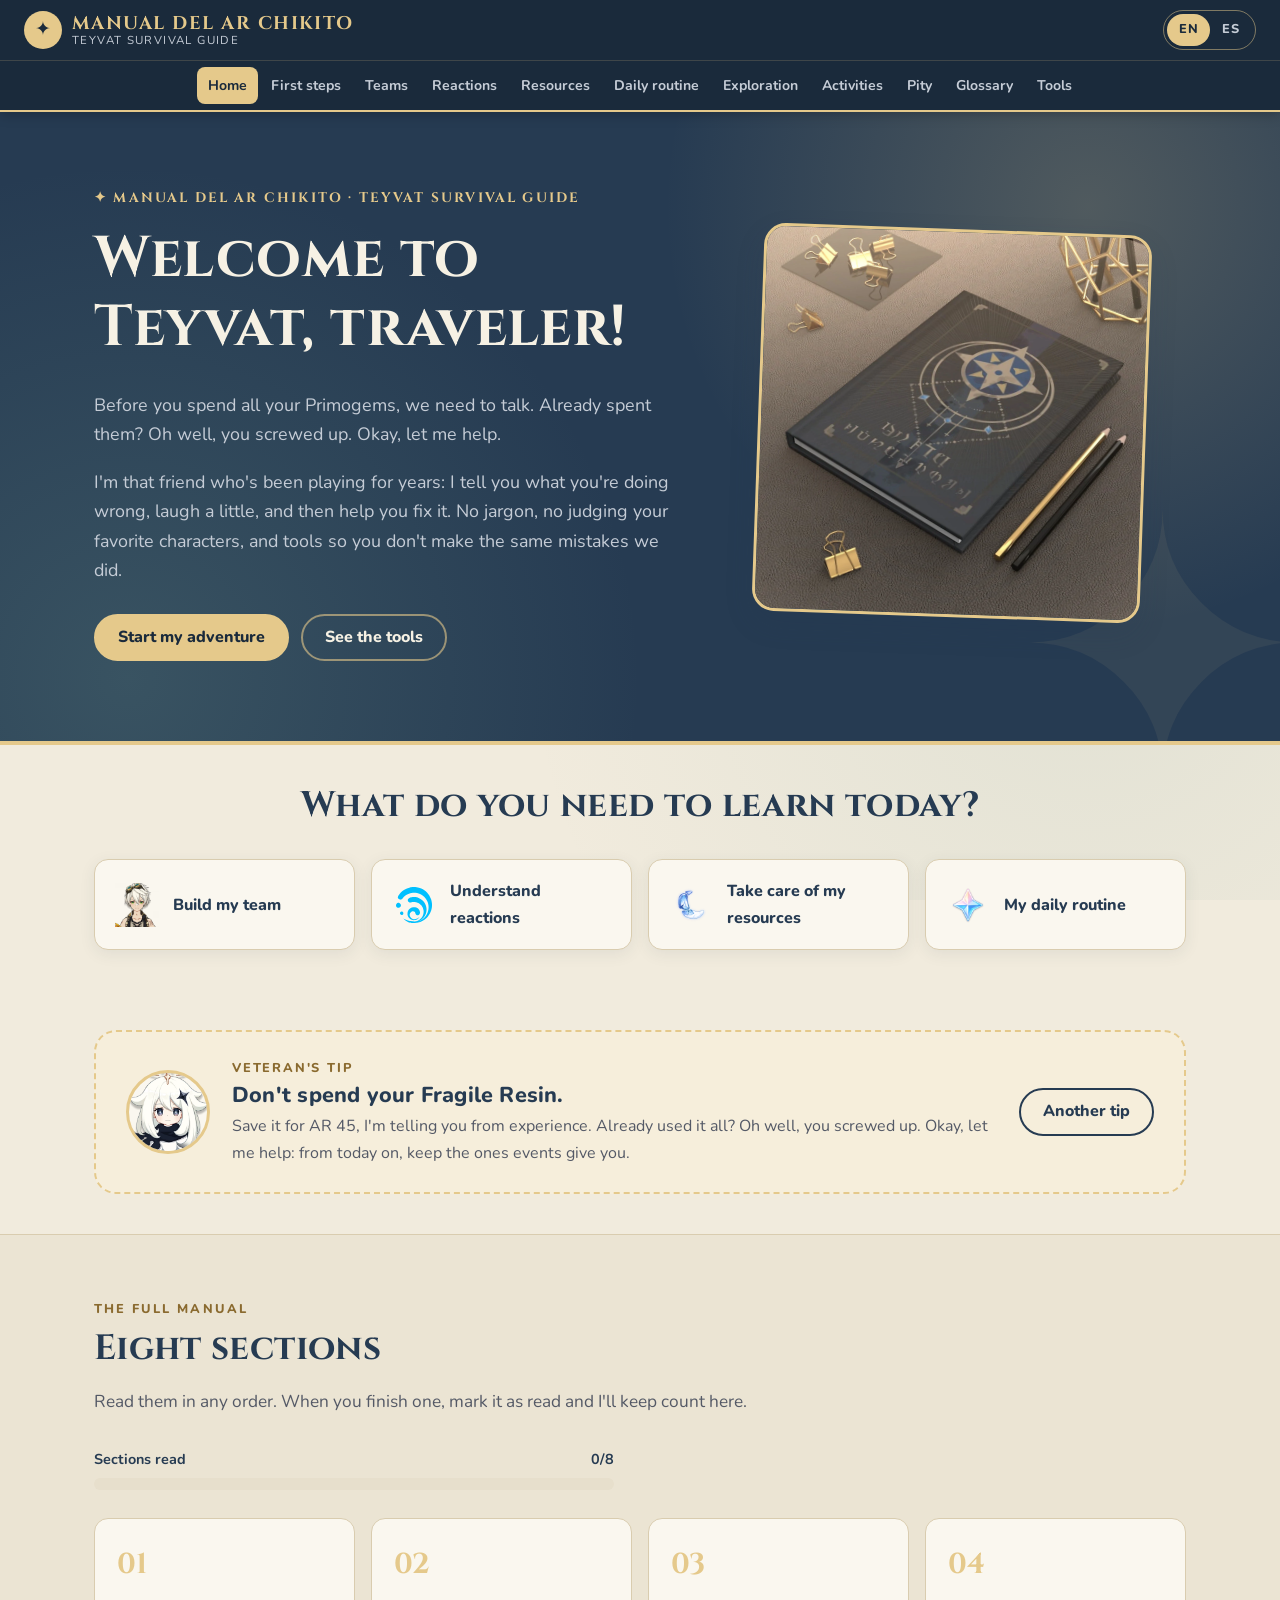
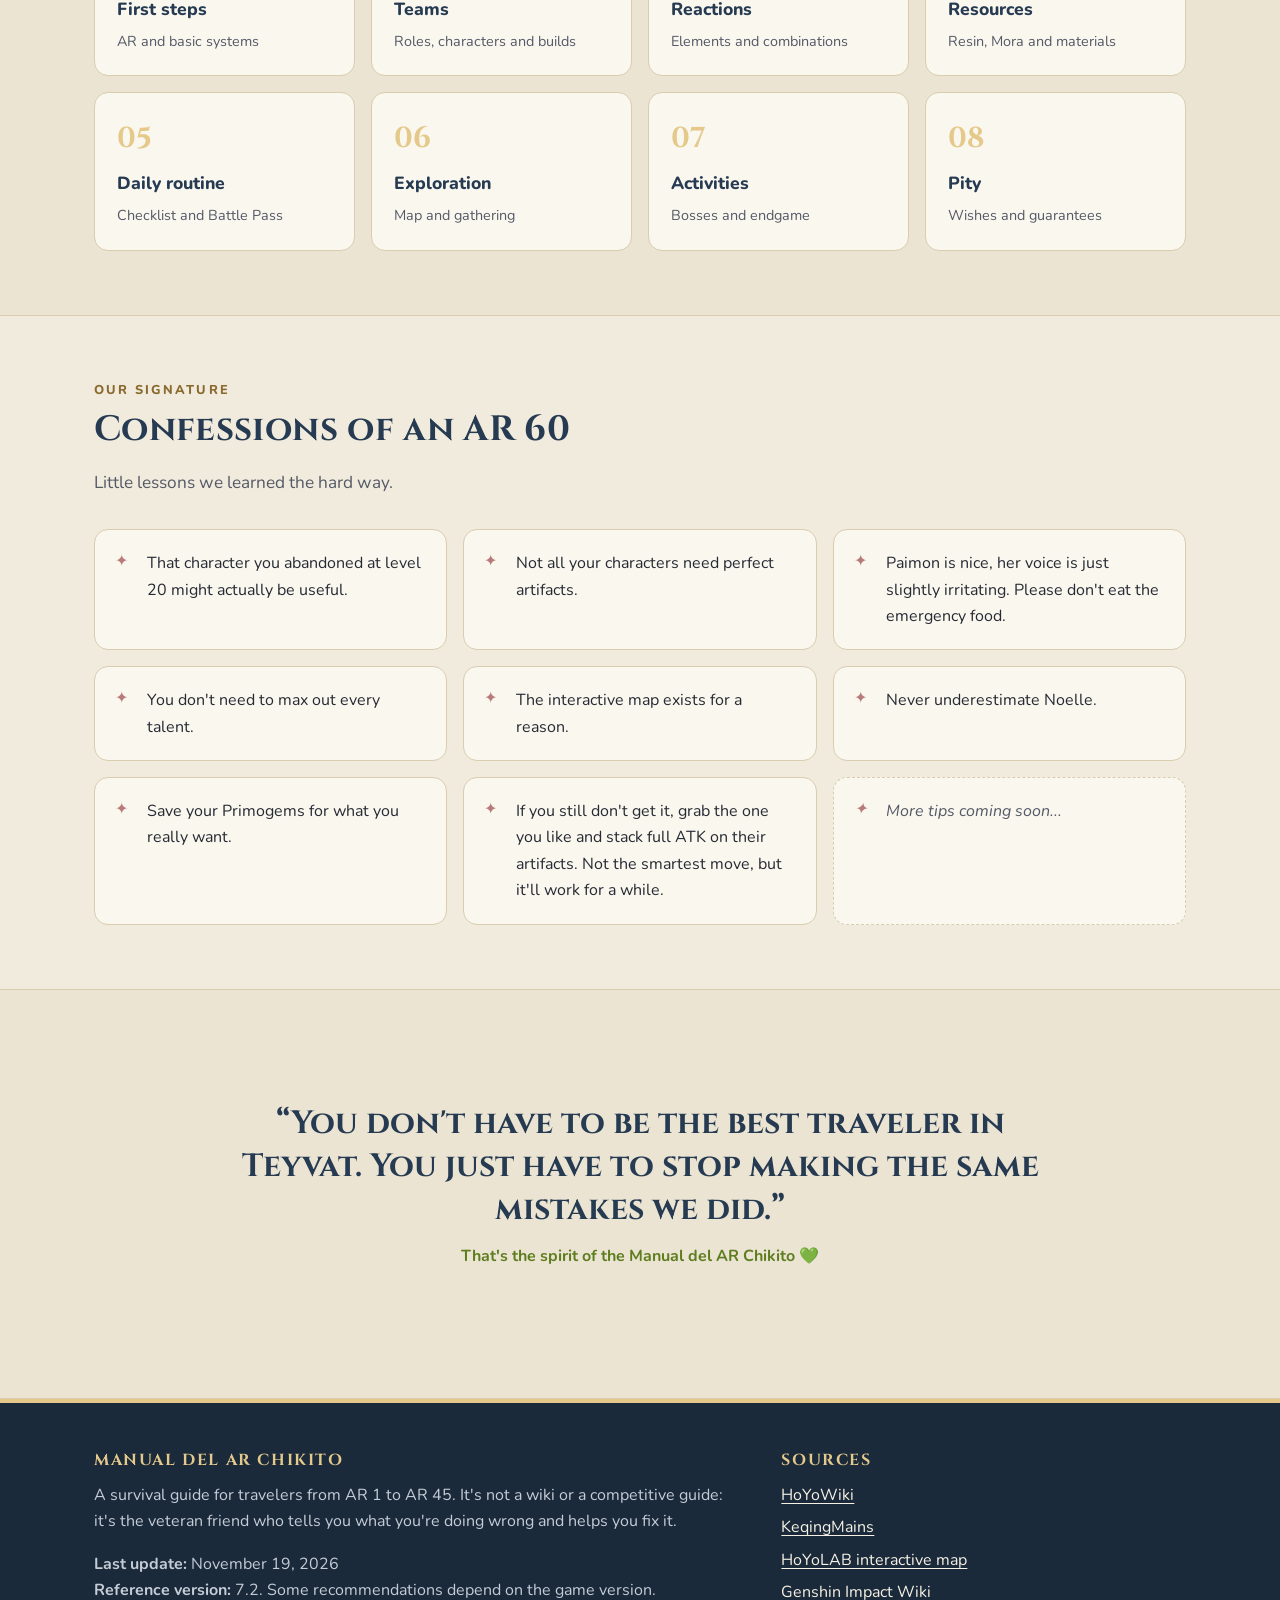
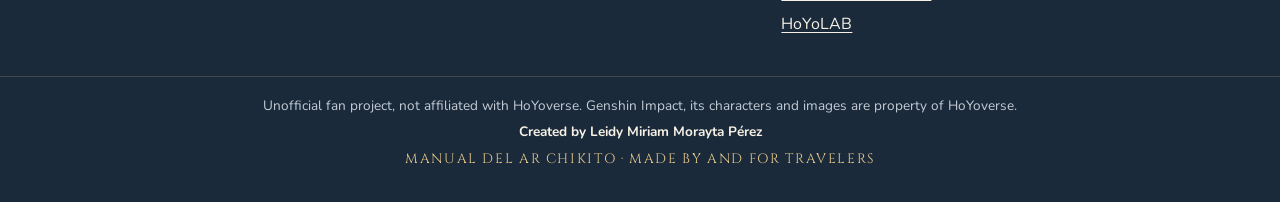
<file: index.html>
<!DOCTYPE html>
<html lang="en">
<head>
    <meta charset="UTF-8">
    <meta name="viewport" content="width=device-width, initial-scale=1.0">
    <meta name="description" content="Manual del AR Chikito: a survival guide for new Genshin Impact travelers, from AR 1 to AR 45.">
    <title>Manual del AR Chikito · Teyvat survival guide</title>

    <!-- Tipografías: Cinzel (títulos) y Nunito (texto) -->
    <link rel="preconnect" href="https://fonts.googleapis.com">
    <link rel="preconnect" href="https://fonts.gstatic.com" crossorigin>
    <link href="https://fonts.googleapis.com/css2?family=Cinzel:wght@500;700&family=Nunito:wght@400;600;700;800&display=swap" rel="stylesheet">

    <link rel="stylesheet" href="css/styles.css">
    <link rel="stylesheet" href="css/components.css">
    <link rel="stylesheet" href="css/responsive.css">

    <!-- Idioma: se aplica antes de dibujar la página para no mostrar los dos idiomas -->
    <script src="js/storage.js"></script>
    <script src="js/language.js"></script>
</head>
<body data-root="./" data-page="inicio"
      data-title-en="Manual del AR Chikito · Teyvat survival guide"
      data-title-es="Manual del AR Chikito · Guía de supervivencia de Teyvat">
    <a class="skip-link" href="#contenido"><span lang="en">Skip to content</span><span lang="es">Saltar al contenido</span></a>

    <!-- El encabezado y el menú los dibuja js/main.js -->
    <header id="site-header" class="site-header"></header>

    <main id="contenido">

        <!-- Bienvenida -->
        <section class="page-hero home-hero" aria-labelledby="home-title">
            <div class="page-hero__inner container">
                <div class="page-hero__content">
                    <span class="page-hero__eyebrow">✦ Manual del AR Chikito · <span lang="en">Teyvat survival guide</span><span lang="es">Guía de supervivencia de Teyvat</span></span>
                    <h1 id="home-title" class="page-hero__title home-hero__title">
                        <span lang="en">Welcome to Teyvat, traveler!</span>
                        <span lang="es">¡Bienvenido a Teyvat, viajero!</span>
                    </h1>
                    <p class="page-hero__lead">
                        <span lang="en">Before you spend all your Primogems, we need to talk. Already spent them? Oh well, you screwed up. Okay, let me help.</span>
                        <span lang="es">Antes de que gastes todas tus Protogemas, tenemos que hablar. ¿Ya te las gastaste? Ni modo, ya la cagaste. A ver, te ayudo.</span>
                    </p>
                    <p class="page-hero__lead">
                        <span lang="en">I'm that friend who's been playing for years: I tell you what you're doing wrong, laugh a little, and then help you fix it. No jargon, no judging your favorite characters, and tools so you don't make the same mistakes we did.</span>
                        <span lang="es">Soy esa amiga que lleva años jugando: te digo qué estás haciendo mal, me río tantito y luego te ayudo a arreglarlo. Sin tecnicismos, sin juzgar a tus personajes favoritos y con herramientas para que no cometas los mismos errores que nosotros.</span>
                    </p>
                    <div class="home-hero__actions">
                        <a class="button" href="pages/primeros-pasos.html"><span lang="en">Start my adventure</span><span lang="es">Comenzar mi aventura</span></a>
                        <a class="button button--ghost" href="pages/herramientas.html"><span lang="en">See the tools</span><span lang="es">Ver las herramientas</span></a>
                    </div>
                </div>
                <figure class="page-hero__media home-hero__media">
                    <img src="assets/images/hero-diario.webp"
                         alt="Dark notebook with a golden Teyvat star on the cover, next to golden pencils"
                         data-alt-en="Dark notebook with a golden Teyvat star on the cover, next to golden pencils"
                         data-alt-es="Cuaderno de tapa oscura con una estrella dorada de Teyvat en la portada, junto a lápices dorados">
                </figure>
            </div>
        </section>

        <!-- Accesos rápidos -->
        <section class="section section--compact" aria-labelledby="quick-title">
            <div class="container">
                <header class="section-header section-header--center">
                    <h2 id="quick-title" class="section-header__title">
                        <span lang="en">What do you need to learn today?</span>
                        <span lang="es">¿Qué necesitas aprender hoy?</span>
                    </h2>
                </header>
                <nav class="quick-links" aria-label="Quick links" data-aria-label-en="Quick links" data-aria-label-es="Accesos rápidos">
                    <a class="quick-link" href="pages/equipos.html">
                        <img src="assets/images/characters/bennett.webp" alt="">
                        <span lang="en">Build my team</span><span lang="es">Armar mi equipo</span>
                    </a>
                    <a class="quick-link" href="pages/reacciones.html">
                        <img src="assets/icons/elements/hydro.svg" alt="">
                        <span lang="en">Understand reactions</span><span lang="es">Entender reacciones</span>
                    </a>
                    <a class="quick-link" href="pages/recursos.html">
                        <img src="assets/icons/items/resina-original.webp" alt="">
                        <span lang="en">Take care of my resources</span><span lang="es">Cuidar mis recursos</span>
                    </a>
                    <a class="quick-link" href="pages/rutina.html">
                        <img src="assets/icons/items/protogema.webp" alt="">
                        <span lang="en">My daily routine</span><span lang="es">Mi rutina diaria</span>
                    </a>
                </nav>
            </div>
        </section>

        <!-- Consejo de la veterana -->
        <section class="section section--compact" aria-labelledby="veteran-tip-title">
            <div class="container">
                <article class="veteran-tip">
                    <img class="veteran-tip__avatar" src="assets/images/characters/paimon.webp" alt="Paimon">
                    <div>
                        <span class="veteran-tip__label"><span lang="en">Veteran's tip</span><span lang="es">Consejo de la veterana</span></span>
                        <!-- El título y el texto los escribe js/home.js a partir de VETERAN_TIPS -->
                        <h2 id="veteran-tip-title" class="veteran-tip__title"></h2>
                        <p id="veteran-tip-text" class="veteran-tip__text"></p>
                    </div>
                    <button id="next-tip-button" class="button button--secondary" type="button"><span lang="en">Another tip</span><span lang="es">Otro consejo</span></button>
                </article>
            </div>
        </section>

        <!-- Secciones del manual y progreso de lectura -->
        <section class="section section--alt" aria-labelledby="sections-title">
            <div class="container">
                <header class="section-header">
                    <span class="section-header__eyebrow"><span lang="en">The full manual</span><span lang="es">El manual completo</span></span>
                    <h2 id="sections-title" class="section-header__title"><span lang="en">Eight sections</span><span lang="es">Ocho secciones</span></h2>
                    <p class="section-header__lead">
                        <span lang="en">Read them in any order. When you finish one, mark it as read and I'll keep count here.</span>
                        <span lang="es">Léelas en el orden que quieras. Cuando termines una, márcala como leída y aquí te llevo la cuenta.</span>
                    </p>
                </header>

                <div class="reading-progress">
                    <div class="progress__label">
                        <span><span lang="en">Sections read</span><span lang="es">Secciones leídas</span></span>
                        <span id="reading-progress-count">0/8</span>
                    </div>
                    <div class="progress" role="presentation">
                        <div id="reading-progress-bar" class="progress__bar"></div>
                    </div>
                </div>

                <!-- Las tarjetas las dibuja js/home.js a partir de SITE_SECTIONS -->
                <div id="section-grid" class="section-grid"></div>
            </div>
        </section>

        <!-- Sello de identidad -->
        <section class="section" aria-labelledby="confessions-title">
            <div class="container">
                <header class="section-header">
                    <span class="section-header__eyebrow"><span lang="en">Our signature</span><span lang="es">Sello de identidad</span></span>
                    <h2 id="confessions-title" class="section-header__title"><span lang="en">Confessions of an AR 60</span><span lang="es">Confesiones de un AR 60</span></h2>
                    <p class="section-header__lead"><span lang="en">Little lessons we learned the hard way.</span><span lang="es">Pequeñas lecciones que aprendimos a la mala.</span></p>
                </header>

                <ul class="confessions">
                    <li class="confessions__item">
                        <span lang="en">That character you abandoned at level 20 might actually be useful.</span>
                        <span lang="es">Ese personaje que abandonaste en nivel 20 podría ser útil.</span>
                    </li>
                    <li class="confessions__item">
                        <span lang="en">Not all your characters need perfect artifacts.</span>
                        <span lang="es">No todos tus personajes necesitan artefactos perfectos.</span>
                    </li>
                    <li class="confessions__item">
                        <span lang="en">Paimon is nice, her voice is just slightly irritating. Please don't eat the emergency food.</span>
                        <span lang="es">Paimon es buena, solo tiene la voz ligeramente irritante. Por favor, no te comas a la comida de emergencia.</span>
                    </li>
                    <li class="confessions__item">
                        <span lang="en">You don't need to max out every talent.</span>
                        <span lang="es">No necesitas subir todos los talentos al máximo.</span>
                    </li>
                    <li class="confessions__item">
                        <span lang="en">The interactive map exists for a reason.</span>
                        <span lang="es">El mapa interactivo existe por una razón.</span>
                    </li>
                    <li class="confessions__item">
                        <span lang="en">Never underestimate Noelle.</span>
                        <span lang="es">Nunca subestimes a Noelle.</span>
                    </li>
                    <li class="confessions__item">
                        <span lang="en">Save your Primogems for what you really want.</span>
                        <span lang="es">Guarda tus Protogemas para lo que realmente quieres.</span>
                    </li>
                    <li class="confessions__item">
                        <span lang="en">If you still don't get it, grab the one you like and stack full ATK on their artifacts. Not the smartest move, but it'll work for a while.</span>
                        <span lang="es">Si aún no le sabes, agarra al que te gusta y ponle full ataque en los artefactos. No es lo más práctico, pero te funcionará por un tiempo.</span>
                    </li>
                    <li class="confessions__item confessions__item--soon">
                        <span lang="en">More tips coming soon...</span>
                        <span lang="es">Más consejos próximamente...</span>
                    </li>
                </ul>
            </div>
        </section>

        <!-- Lema -->
        <section class="section section--alt" aria-labelledby="motto-quote">
            <blockquote class="motto">
                <p id="motto-quote" class="motto__quote">
                    <span lang="en">“You don't have to be the best traveler in Teyvat. You just have to stop making the same mistakes we did.”</span>
                    <span lang="es">«No tienes que ser el mejor viajero de Teyvat. Solo tienes que dejar de cometer los mismos errores que nosotros».</span>
                </p>
                <p class="motto__caption">
                    <span lang="en">That's the spirit of the Manual del AR Chikito 💚</span>
                    <span lang="es">Ese es el espíritu del Manual del AR Chikito 💚</span>
                </p>
            </blockquote>
        </section>
    </main>

    <!-- El pie de página lo dibuja js/main.js -->
    <footer id="site-footer" class="site-footer"></footer>

    <!-- Datos -->
    <script src="data/site-content.js"></script>
    <!-- Lógica -->
    <script src="js/main.js"></script>
    <script src="js/home.js"></script>
</body>
</html>
</file>
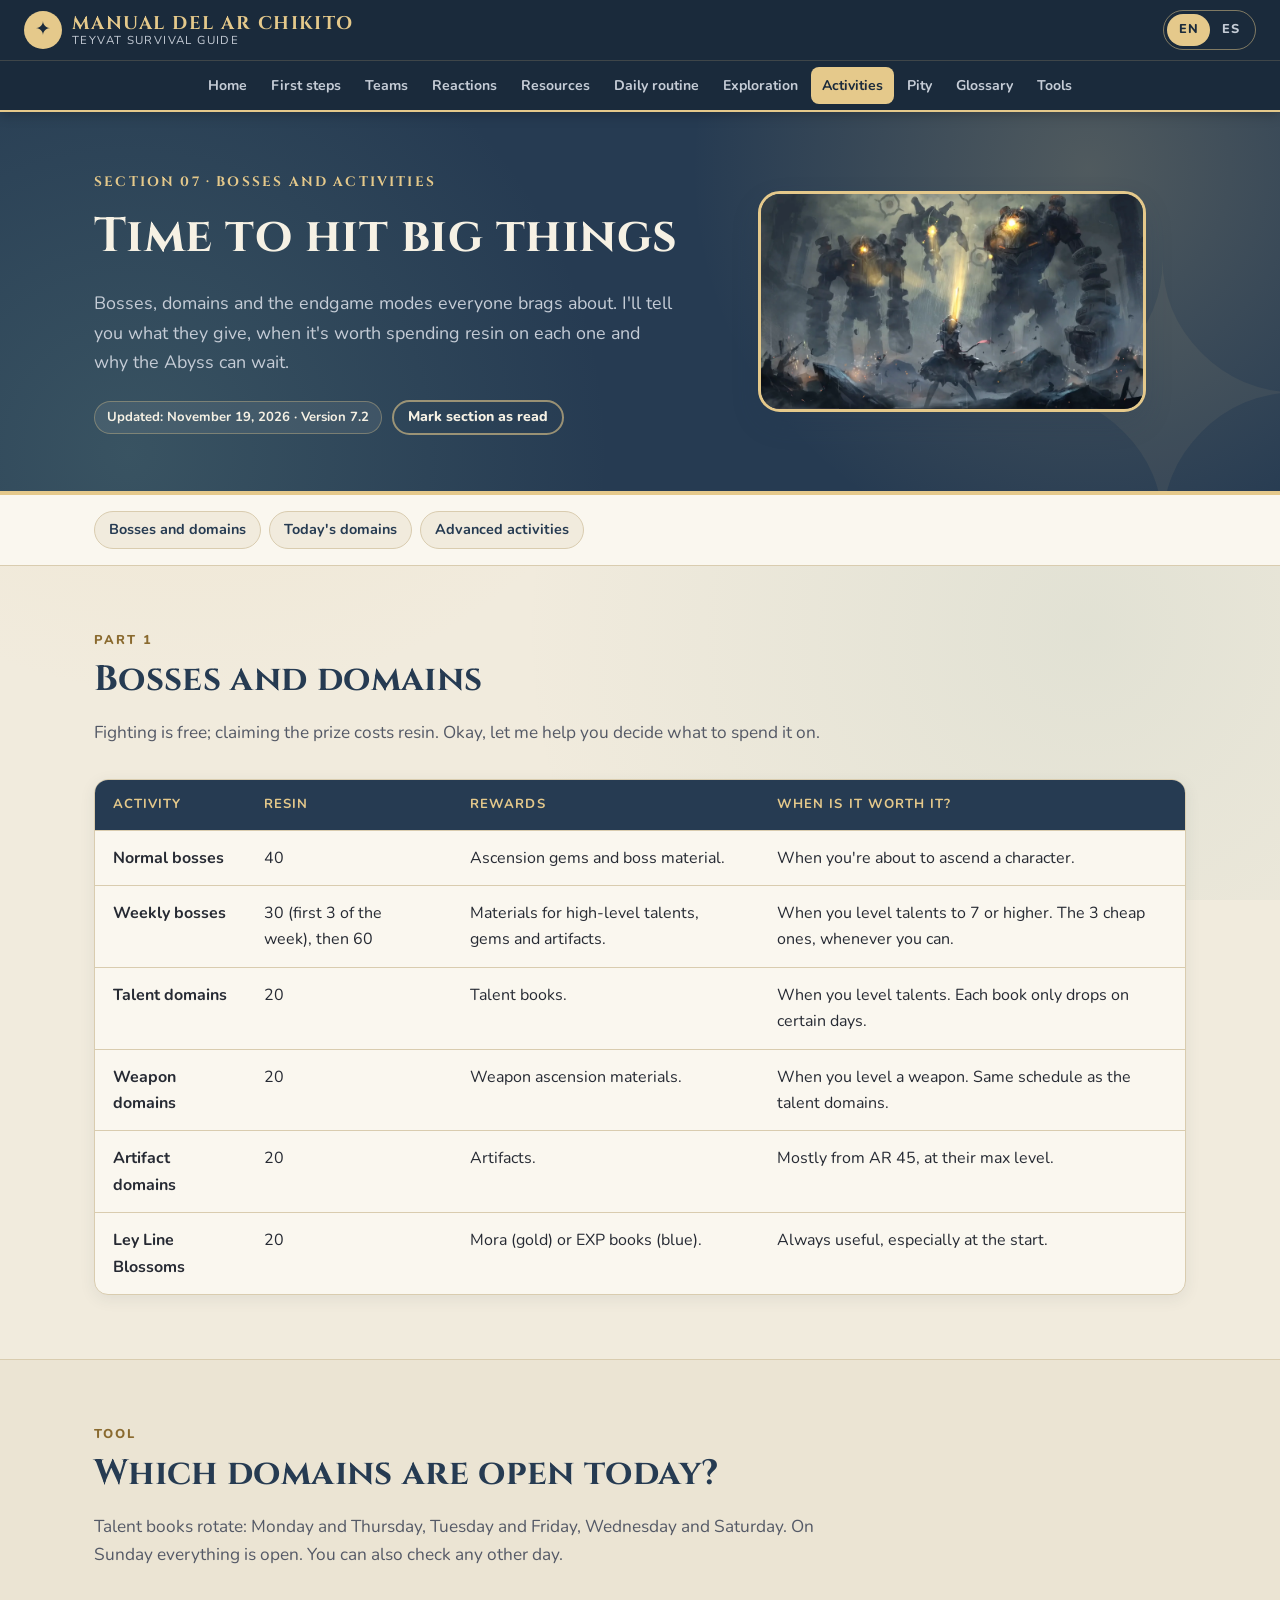
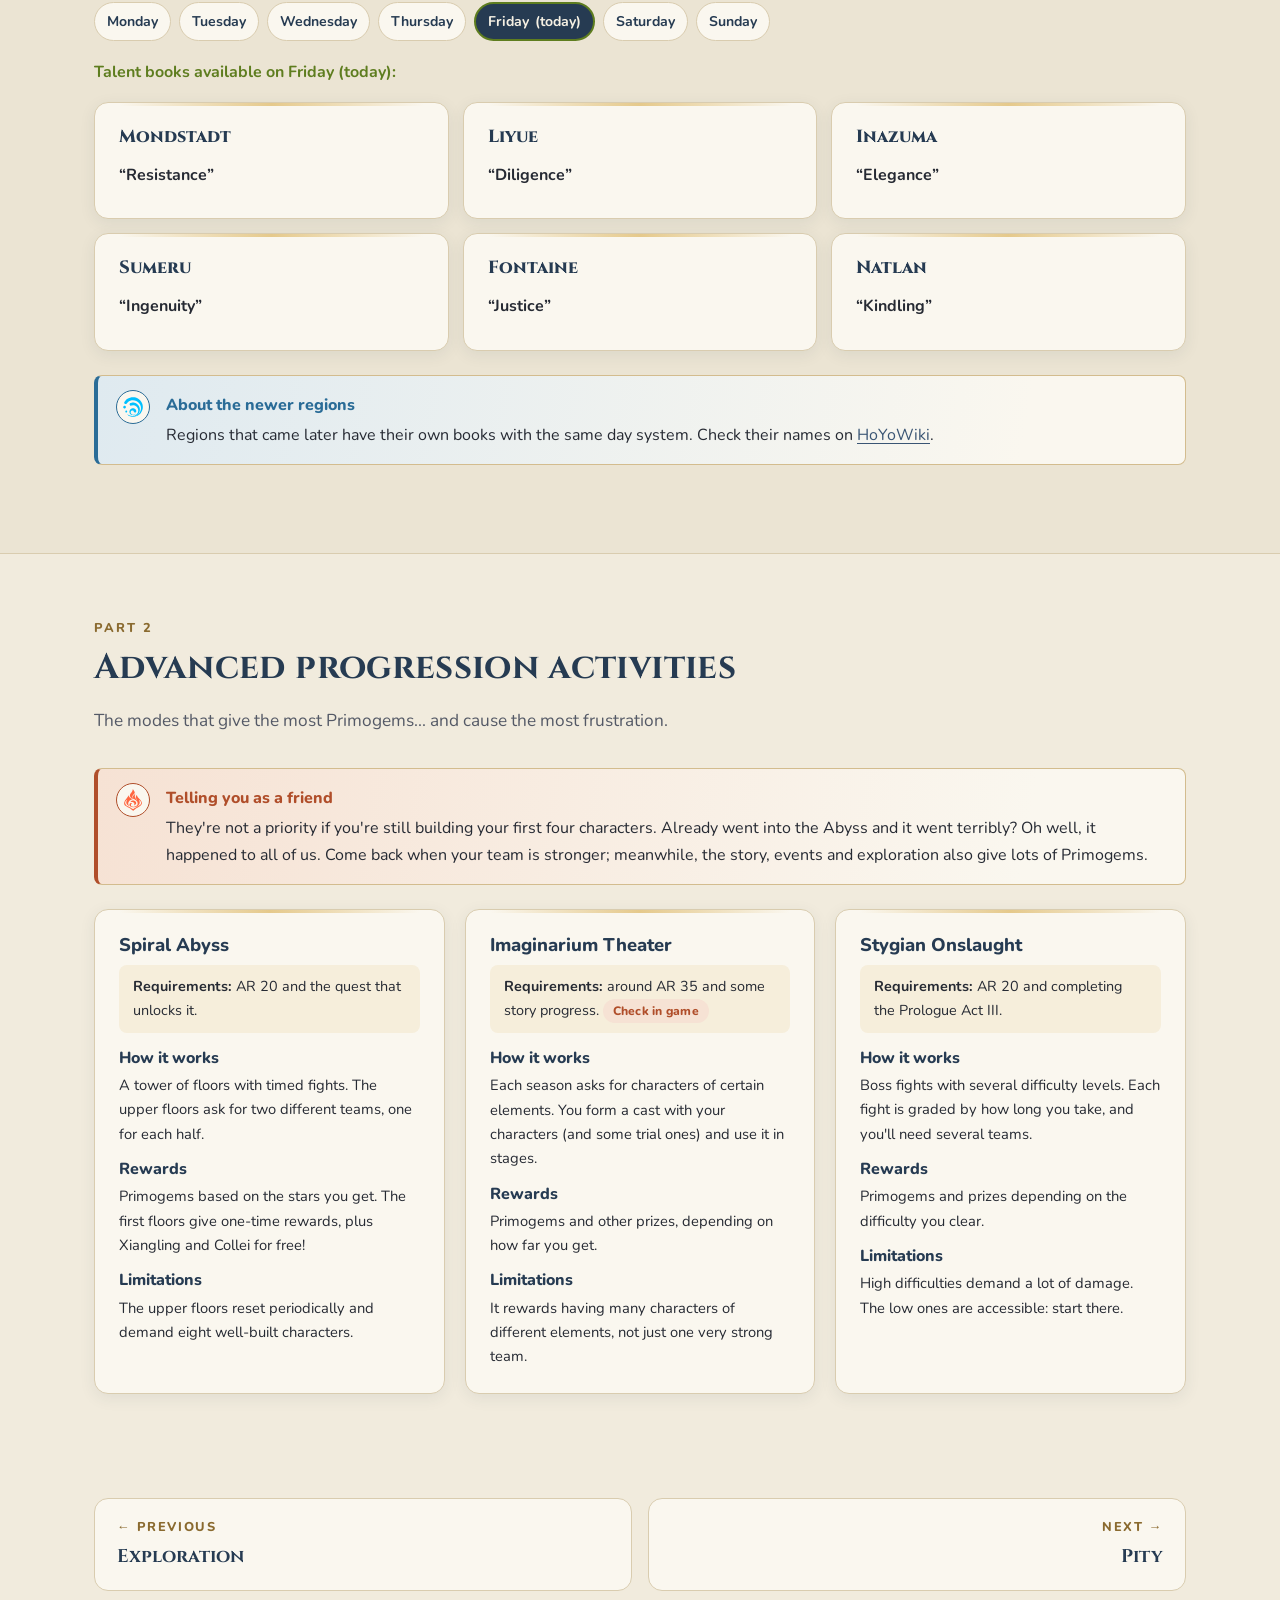
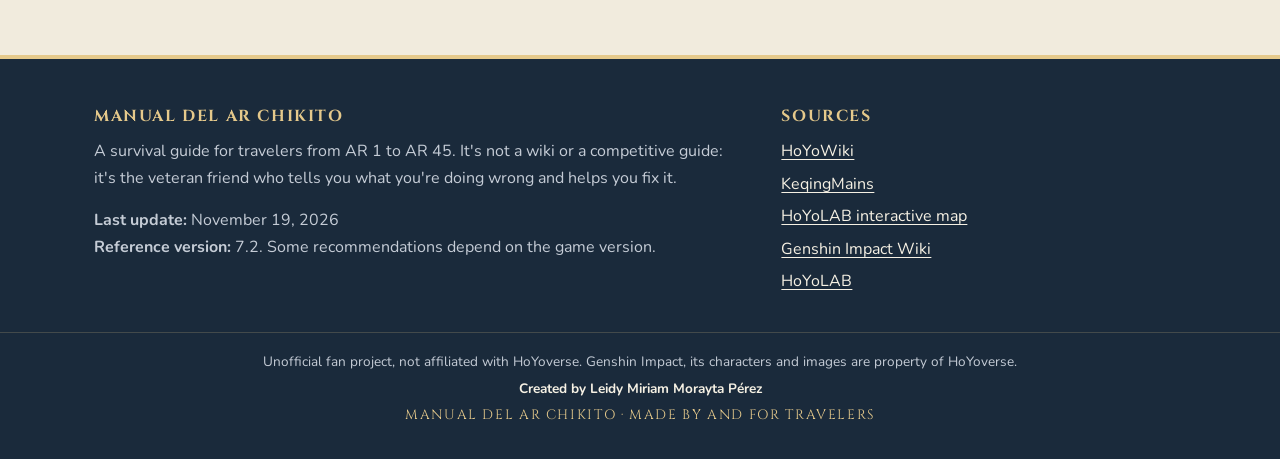
<file: pages/actividades.html>
<!DOCTYPE html>
<html lang="en">
<head>
    <meta charset="UTF-8">
    <meta name="viewport" content="width=device-width, initial-scale=1.0">
    <meta name="description" content="Bosses, domains and endgame activities in Genshin Impact: resin costs, today's domains, Spiral Abyss, Imaginarium Theater and Stygian Onslaught.">
    <title>Bosses and activities · Manual del AR Chikito</title>

    <link rel="preconnect" href="https://fonts.googleapis.com">
    <link rel="preconnect" href="https://fonts.gstatic.com" crossorigin>
    <link href="https://fonts.googleapis.com/css2?family=Cinzel:wght@500;700&family=Nunito:wght@400;600;700;800&display=swap" rel="stylesheet">

    <link rel="stylesheet" href="../css/styles.css">
    <link rel="stylesheet" href="../css/components.css">
    <link rel="stylesheet" href="../css/responsive.css">

    <script src="../js/storage.js"></script>
    <script src="../js/language.js"></script>
</head>
<body data-root="../" data-page="actividades"
      data-title-en="Bosses and activities · Manual del AR Chikito"
      data-title-es="Jefes y actividades · Manual del AR Chikito">
    <a class="skip-link" href="#contenido"><span lang="en">Skip to content</span><span lang="es">Saltar al contenido</span></a>
    <header id="site-header" class="site-header"></header>

    <main id="contenido">
        <section class="page-hero" aria-labelledby="page-title">
            <div class="page-hero__inner container">
                <div class="page-hero__content">
                    <span class="page-hero__eyebrow"><span lang="en">Section 07 · Bosses and activities</span><span lang="es">Sección 07 · Jefes y actividades</span></span>
                    <h1 id="page-title" class="page-hero__title">
                        <span lang="en">Time to hit big things</span>
                        <span lang="es">Hora de pegarle a cosas grandes</span>
                    </h1>
                    <p class="page-hero__lead">
                        <span lang="en">Bosses, domains and the endgame modes everyone brags about. I'll tell you what they give, when it's worth spending resin on each one and why the Abyss can wait.</span>
                        <span lang="es">Jefes, dominios y los modos de endgame que todo mundo presume. Te digo qué dan, cuándo conviene gastar resina en cada uno y por qué el Abismo puede esperar.</span>
                    </p>
                    <div class="page-hero__meta">
                        <span class="meta-badge" data-last-update></span>
                        <button id="mark-read-button" class="button button--ghost button--small" type="button" aria-pressed="false"></button>
                    </div>
                </div>
                <figure class="page-hero__media">
                    <img src="../assets/images/noelle-guardianes.webp"
                         alt="Noelle raises her glowing claymore in front of three huge ruin guards in the rain"
                         data-alt-en="Noelle raises her glowing claymore in front of three huge ruin guards in the rain"
                         data-alt-es="Noelle levanta su mandoble brillante frente a tres enormes guardianes de ruinas bajo la lluvia">
                </figure>
            </div>
        </section>

        <nav class="page-toc" aria-label="On this page" data-aria-label-en="On this page" data-aria-label-es="En esta página">
            <div class="container">
                <ul class="page-toc__list">
                    <li><a class="page-toc__link" href="#jefes-dominios"><span lang="en">Bosses and domains</span><span lang="es">Jefes y dominios</span></a></li>
                    <li><a class="page-toc__link" href="#dominios-hoy"><span lang="en">Today's domains</span><span lang="es">Dominios de hoy</span></a></li>
                    <li><a class="page-toc__link" href="#avanzadas"><span lang="en">Advanced activities</span><span lang="es">Actividades avanzadas</span></a></li>
                </ul>
            </div>
        </nav>

        <!-- Jefes y dominios -->
        <section id="jefes-dominios" class="section" aria-labelledby="bosses-title">
            <div class="container">
                <header class="section-header">
                    <span class="section-header__eyebrow"><span lang="en">Part 1</span><span lang="es">Parte 1</span></span>
                    <h2 id="bosses-title" class="section-header__title"><span lang="en">Bosses and domains</span><span lang="es">Jefes y dominios</span></h2>
                    <p class="section-header__lead">
                        <span lang="en">Fighting is free; claiming the prize costs resin. Okay, let me help you decide what to spend it on.</span>
                        <span lang="es">Pelear es gratis; reclamar el premio cuesta resina. A ver, te ayudo a decidir en qué gastarla.</span>
                    </p>
                </header>

                <div class="table-wrapper">
                    <table class="data-table">
                        <thead>
                            <tr>
                                <th scope="col"><span lang="en">Activity</span><span lang="es">Actividad</span></th>
                                <th scope="col"><span lang="en">Resin</span><span lang="es">Resina</span></th>
                                <th scope="col"><span lang="en">Rewards</span><span lang="es">Recompensas</span></th>
                                <th scope="col"><span lang="en">When is it worth it?</span><span lang="es">¿Cuándo conviene?</span></th>
                            </tr>
                        </thead>
                        <tbody>
                            <tr>
                                <th scope="row"><span lang="en">Normal bosses</span><span lang="es">Jefes normales</span></th>
                                <td>40</td>
                                <td><span lang="en">Ascension gems and boss material.</span><span lang="es">Gemas de ascensión y material de jefe.</span></td>
                                <td><span lang="en">When you're about to ascend a character.</span><span lang="es">Cuando vas a ascender a un personaje.</span></td>
                            </tr>
                            <tr>
                                <th scope="row"><span lang="en">Weekly bosses</span><span lang="es">Jefes semanales</span></th>
                                <td><span lang="en">30 (first 3 of the week), then 60</span><span lang="es">30 (las 3 primeras de la semana), luego 60</span></td>
                                <td><span lang="en">Materials for high-level talents, gems and artifacts.</span><span lang="es">Materiales para talentos de nivel alto, gemas y artefactos.</span></td>
                                <td><span lang="en">When you level talents to 7 or higher. The 3 cheap ones, whenever you can.</span><span lang="es">Cuando subas talentos a nivel 7 o más. Las 3 baratas, siempre que puedas.</span></td>
                            </tr>
                            <tr>
                                <th scope="row"><span lang="en">Talent domains</span><span lang="es">Dominios de talentos</span></th>
                                <td>20</td>
                                <td><span lang="en">Talent books.</span><span lang="es">Libros de talento.</span></td>
                                <td><span lang="en">When you level talents. Each book only drops on certain days.</span><span lang="es">Cuando subes talentos. Cada libro solo sale ciertos días.</span></td>
                            </tr>
                            <tr>
                                <th scope="row"><span lang="en">Weapon domains</span><span lang="es">Dominios de armas</span></th>
                                <td>20</td>
                                <td><span lang="en">Weapon ascension materials.</span><span lang="es">Materiales de ascensión de armas.</span></td>
                                <td><span lang="en">When you level a weapon. Same schedule as the talent domains.</span><span lang="es">Cuando subes un arma. Mismo calendario que los de talentos.</span></td>
                            </tr>
                            <tr>
                                <th scope="row"><span lang="en">Artifact domains</span><span lang="es">Dominios de artefactos</span></th>
                                <td>20</td>
                                <td><span lang="en">Artifacts.</span><span lang="es">Artefactos.</span></td>
                                <td><span lang="en">Mostly from AR 45, at their max level.</span><span lang="es">Sobre todo a partir de AR 45, en su nivel máximo.</span></td>
                            </tr>
                            <tr>
                                <th scope="row"><span lang="en">Ley Line Blossoms</span><span lang="es">Flores de líneas ley</span></th>
                                <td>20</td>
                                <td><span lang="en">Mora (gold) or EXP books (blue).</span><span lang="es">Mora (doradas) o libros de EXP (azules).</span></td>
                                <td><span lang="en">Always useful, especially at the start.</span><span lang="es">Siempre útiles, sobre todo al principio.</span></td>
                            </tr>
                        </tbody>
                    </table>
                </div>
            </div>
        </section>

        <!-- Dominios de hoy -->
        <section id="dominios-hoy" class="section section--alt" aria-labelledby="today-title">
            <div class="container">
                <header class="section-header">
                    <span class="section-header__eyebrow"><span lang="en">Tool</span><span lang="es">Herramienta</span></span>
                    <h2 id="today-title" class="section-header__title"><span lang="en">Which domains are open today?</span><span lang="es">¿Qué dominios abren hoy?</span></h2>
                    <p class="section-header__lead">
                        <span lang="en">Talent books rotate: Monday and Thursday, Tuesday and Friday, Wednesday and Saturday. On Sunday everything is open. You can also check any other day.</span>
                        <span lang="es">Los libros de talento se turnan: lunes y jueves, martes y viernes, miércoles y sábado. El domingo abre todo. Revisa también cualquier otro día.</span>
                    </p>
                </header>

                <!-- Los días y las tarjetas los dibuja js/domains.js -->
                <div id="day-selector" class="day-selector" aria-label="Choose a day" data-aria-label-en="Choose a day" data-aria-label-es="Elegir día"></div>
                <p id="domains-status" class="domains-status" aria-live="polite"></p>
                <div id="domain-grid" class="domain-grid"></div>

                <div class="callout callout--note">
                    <strong class="callout__title"><span lang="en">About the newer regions</span><span lang="es">Sobre las regiones más nuevas</span></strong>
                    <p>
                        <span lang="en">Regions that came later have their own books with the same day system. Check their names on <a href="https://wiki.hoyolab.com/pc/genshin/entry/" target="_blank" rel="noopener">HoYoWiki</a>.</span>
                        <span lang="es">Las regiones que llegaron después tienen sus propios libros con el mismo sistema de días. Consulta sus nombres en <a href="https://wiki.hoyolab.com/pc/genshin/entry/" target="_blank" rel="noopener">HoYoWiki</a>.</span>
                    </p>
                </div>
            </div>
        </section>

        <!-- Actividades avanzadas -->
        <section id="avanzadas" class="section" aria-labelledby="endgame-title">
            <div class="container">
                <header class="section-header">
                    <span class="section-header__eyebrow"><span lang="en">Part 2</span><span lang="es">Parte 2</span></span>
                    <h2 id="endgame-title" class="section-header__title"><span lang="en">Advanced progression activities</span><span lang="es">Actividades de progresión avanzada</span></h2>
                    <p class="section-header__lead">
                        <span lang="en">The modes that give the most Primogems... and cause the most frustration.</span>
                        <span lang="es">Los modos que más Protogemas dan... y más frustración causan.</span>
                    </p>
                </header>

                <div class="callout callout--warning">
                    <strong class="callout__title"><span lang="en">Telling you as a friend</span><span lang="es">Te lo digo como amiga</span></strong>
                    <p>
                        <span lang="en">They're not a priority if you're still building your first four characters. Already went into the Abyss and it went terribly? Oh well, it happened to all of us. Come back when your team is stronger; meanwhile, the story, events and exploration also give lots of Primogems.</span>
                        <span lang="es">No son prioridad si todavía estás armando tus primeros cuatro personajes. ¿Ya entraste al Abismo y te fue fatal? Ni modo, a todos nos pasó. Regresa cuando tu equipo esté más fuerte; mientras, la historia, los eventos y la exploración también dan muchas Protogemas.</span>
                    </p>
                </div>

                <div class="grid grid--3">
                    <article class="card activity-card">
                        <h3 class="card__title"><span lang="en">Spiral Abyss</span><span lang="es">Abismo de la Espiral</span></h3>
                        <p class="activity-card__requirements">
                            <span lang="en"><strong>Requirements:</strong> AR 20 and the quest that unlocks it.</span>
                            <span lang="es"><strong>Requisitos:</strong> AR 20 y la misión que lo desbloquea.</span>
                        </p>
                        <dl>
                            <dt><span lang="en">How it works</span><span lang="es">Cómo funciona</span></dt>
                            <dd>
                                <span lang="en">A tower of floors with timed fights. The upper floors ask for two different teams, one for each half.</span>
                                <span lang="es">Una torre de pisos con combates contrarreloj. Los pisos altos piden dos equipos distintos, uno para cada mitad.</span>
                            </dd>
                            <dt><span lang="en">Rewards</span><span lang="es">Recompensas</span></dt>
                            <dd>
                                <span lang="en">Primogems based on the stars you get. The first floors give one-time rewards, plus Xiangling and Collei for free!</span>
                                <span lang="es">Protogemas según las estrellas que consigas. Los primeros pisos dan recompensas únicas, ¡y Xiangling y Collei gratis!</span>
                            </dd>
                            <dt><span lang="en">Limitations</span><span lang="es">Limitaciones</span></dt>
                            <dd>
                                <span lang="en">The upper floors reset periodically and demand eight well-built characters.</span>
                                <span lang="es">Los pisos superiores se renuevan periódicamente y exigen ocho personajes bien construidos.</span>
                            </dd>
                        </dl>
                    </article>
                    <article class="card activity-card">
                        <h3 class="card__title"><span lang="en">Imaginarium Theater</span><span lang="es">Teatro Fantasía</span></h3>
                        <p class="activity-card__requirements">
                            <span lang="en"><strong>Requirements:</strong> around AR 35 and some story progress.</span>
                            <span lang="es"><strong>Requisitos:</strong> alrededor de AR 35 y avanzar en la historia.</span>
                            <span class="badge badge--version"><span lang="en">Check in game</span><span lang="es">Revisa en el juego</span></span>
                        </p>
                        <dl>
                            <dt><span lang="en">How it works</span><span lang="es">Cómo funciona</span></dt>
                            <dd>
                                <span lang="en">Each season asks for characters of certain elements. You form a cast with your characters (and some trial ones) and use it in stages.</span>
                                <span lang="es">Cada temporada pide personajes de ciertos elementos. Formas un elenco con tus personajes (y algunos de prueba) y lo vas usando por etapas.</span>
                            </dd>
                            <dt><span lang="en">Rewards</span><span lang="es">Recompensas</span></dt>
                            <dd>
                                <span lang="en">Primogems and other prizes, depending on how far you get.</span>
                                <span lang="es">Protogemas y otros premios según lo lejos que llegues.</span>
                            </dd>
                            <dt><span lang="en">Limitations</span><span lang="es">Limitaciones</span></dt>
                            <dd>
                                <span lang="en">It rewards having many characters of different elements, not just one very strong team.</span>
                                <span lang="es">Premia tener muchos personajes de distintos elementos, no solo un equipo muy fuerte.</span>
                            </dd>
                        </dl>
                    </article>
                    <article class="card activity-card">
                        <h3 class="card__title"><span lang="en">Stygian Onslaught</span><span lang="es">Asalto Estigio</span></h3>
                        <p class="activity-card__requirements">
                            <span lang="en"><strong>Requirements:</strong> AR 20 and completing the Prologue Act III.</span>
                            <span lang="es"><strong>Requisitos:</strong> AR 20 y completar el Acto III del Prólogo.</span>
                        </p>
                        <dl>
                            <dt><span lang="en">How it works</span><span lang="es">Cómo funciona</span></dt>
                            <dd>
                                <span lang="en">Boss fights with several difficulty levels. Each fight is graded by how long you take, and you'll need several teams.</span>
                                <span lang="es">Combates contra jefes con varias dificultades. Cada pelea se califica por el tiempo que tardas y necesitarás varios equipos.</span>
                            </dd>
                            <dt><span lang="en">Rewards</span><span lang="es">Recompensas</span></dt>
                            <dd>
                                <span lang="en">Primogems and prizes depending on the difficulty you clear.</span>
                                <span lang="es">Protogemas y premios según la dificultad que superes.</span>
                            </dd>
                            <dt><span lang="en">Limitations</span><span lang="es">Limitaciones</span></dt>
                            <dd>
                                <span lang="en">High difficulties demand a lot of damage. The low ones are accessible: start there.</span>
                                <span lang="es">Las dificultades altas piden mucho daño. Las bajas son accesibles: empieza por ahí.</span>
                            </dd>
                        </dl>
                    </article>
                </div>
            </div>
        </section>

        <nav id="section-pagination" class="section-pagination container" aria-label="Sections" data-aria-label-en="Section navigation" data-aria-label-es="Navegación entre secciones"></nav>
    </main>

    <footer id="site-footer" class="site-footer"></footer>

    <script src="../data/site-content.js"></script>
    <script src="../data/materials.js"></script>
    <script src="../js/main.js"></script>
    <script src="../js/domains.js"></script>
</body>
</html>
</file>
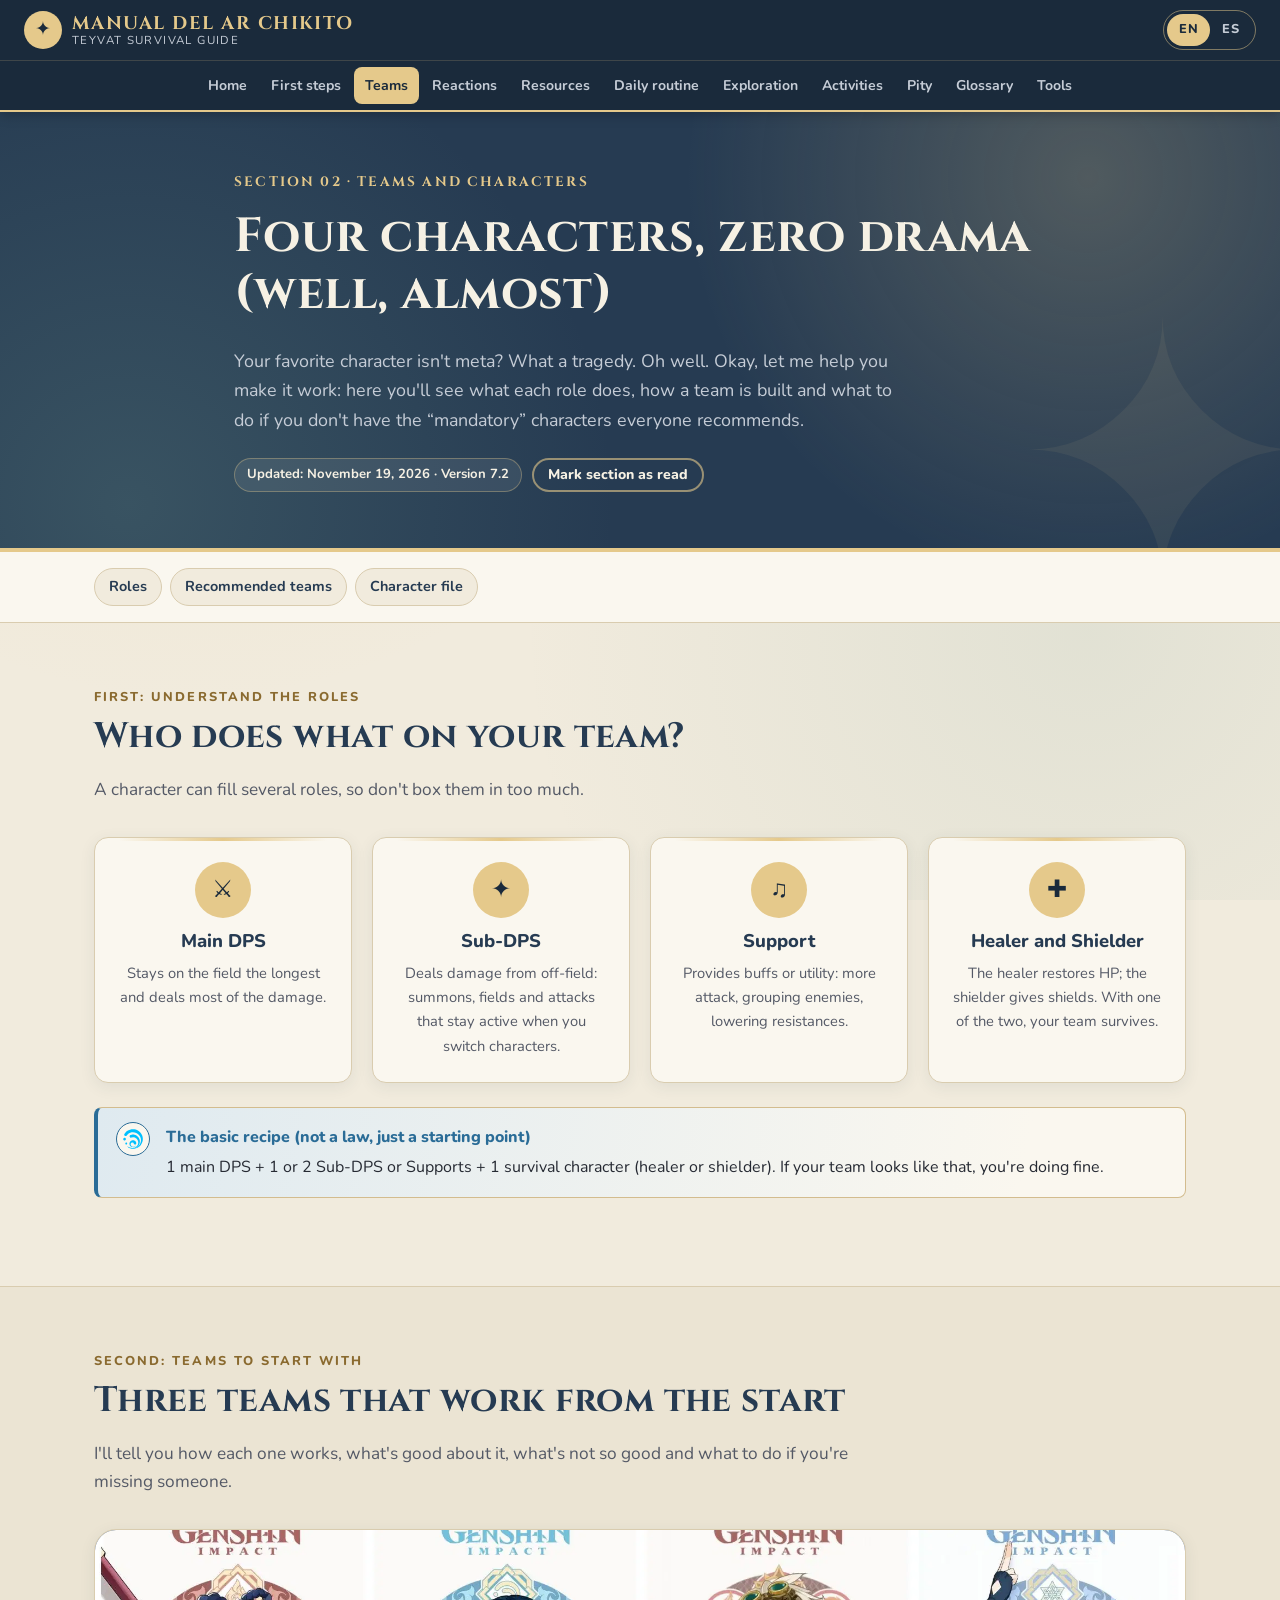
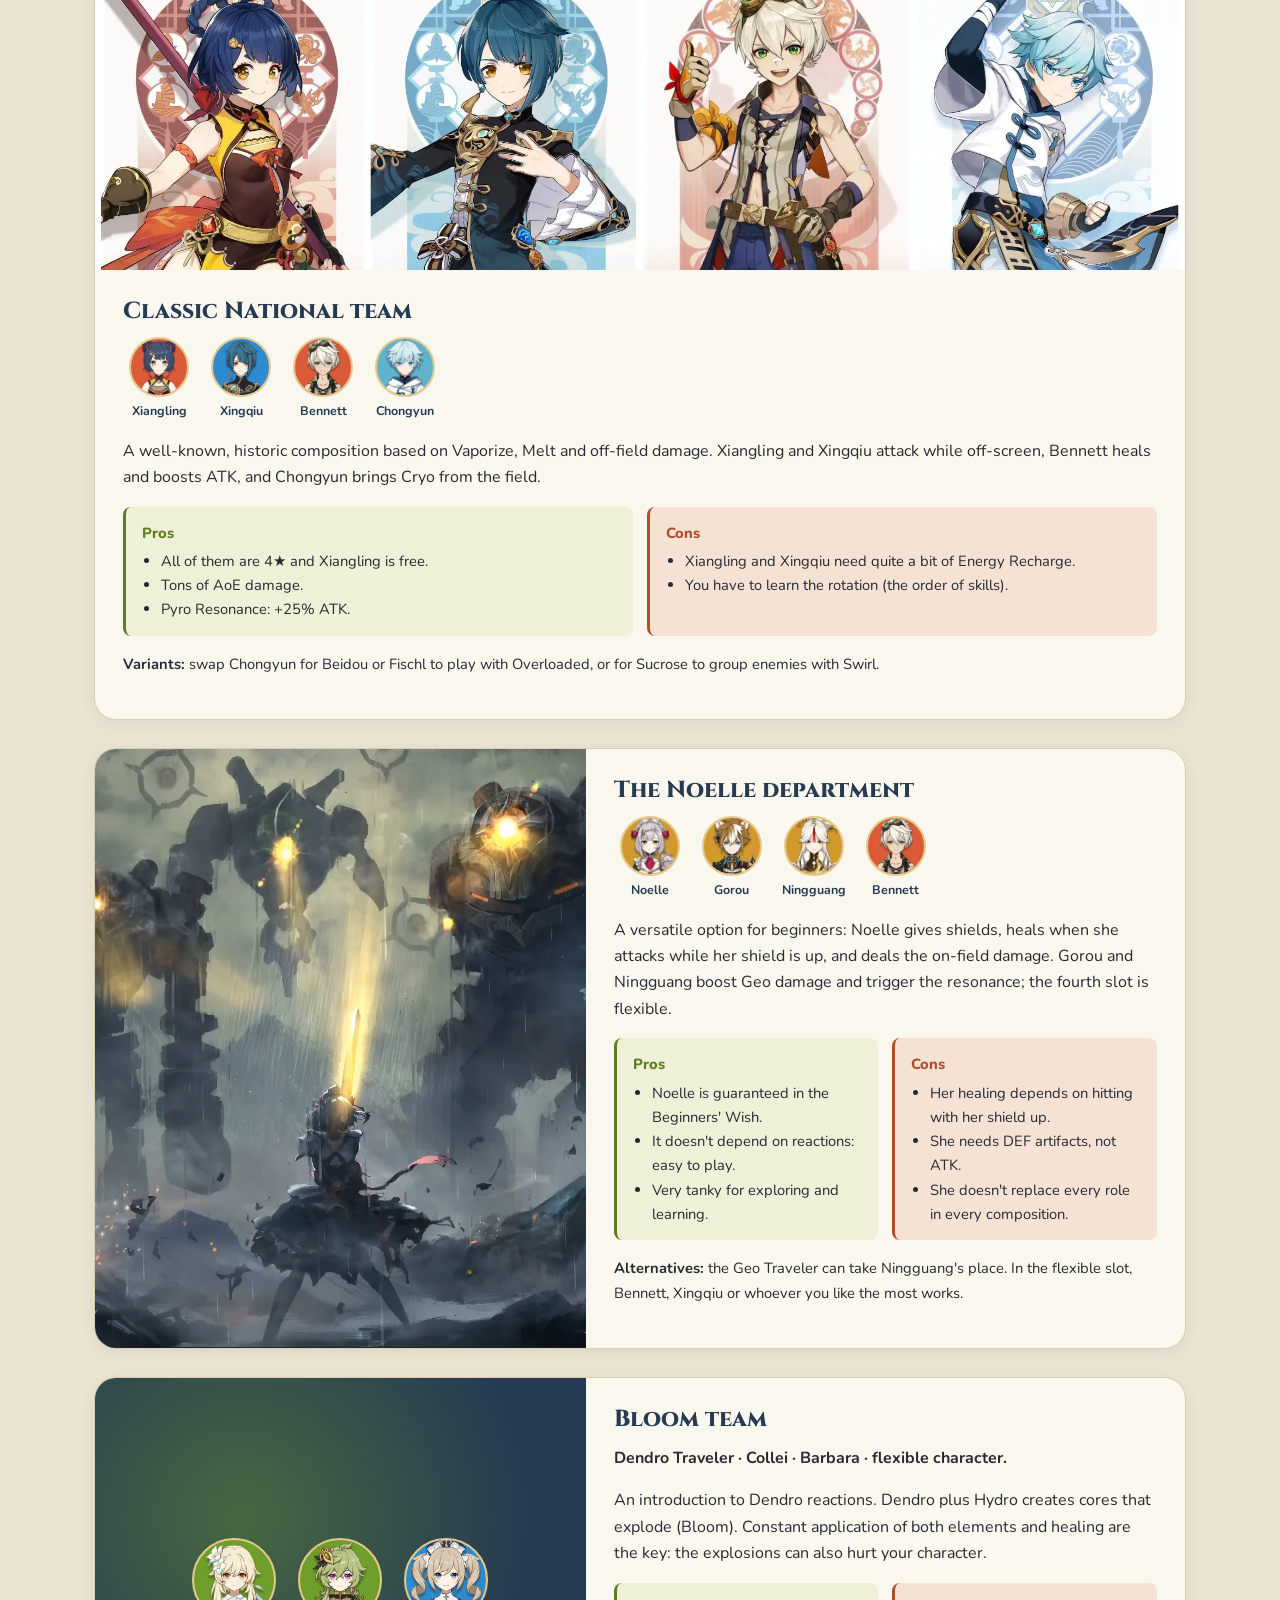
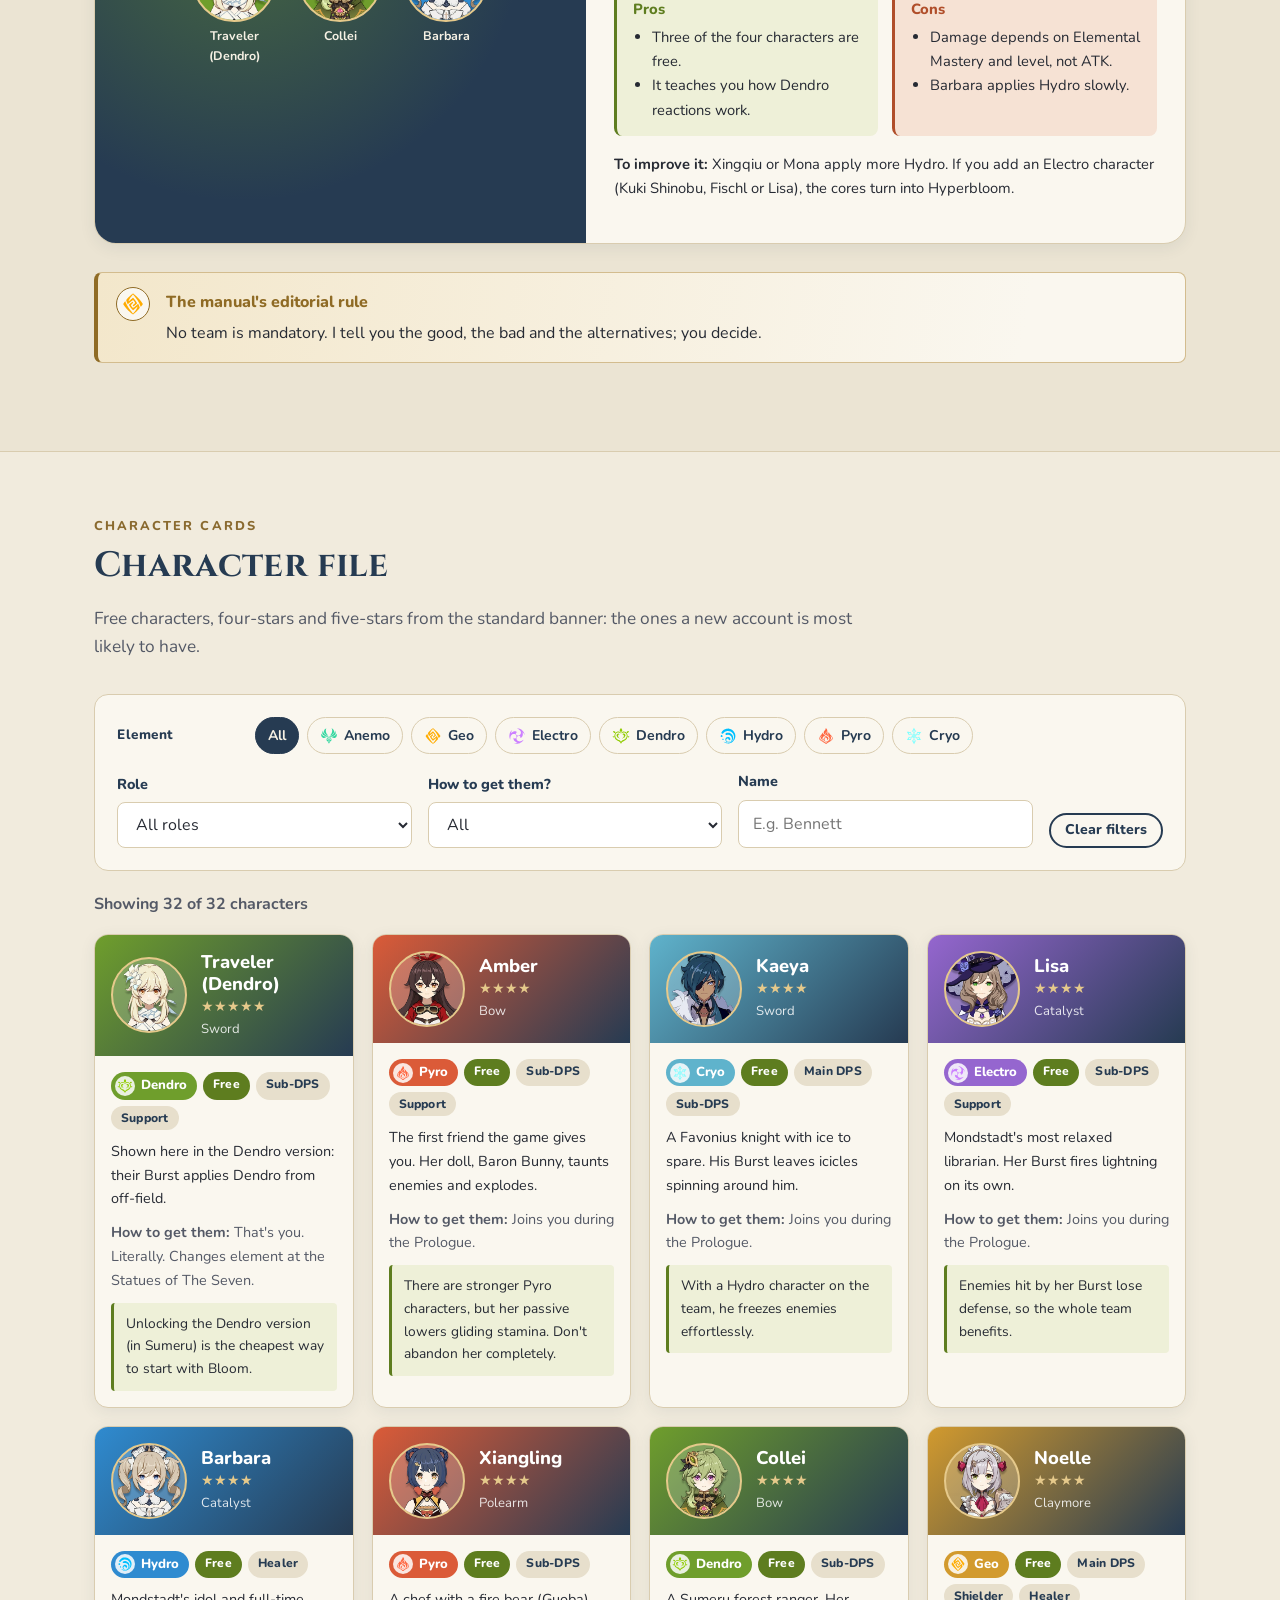
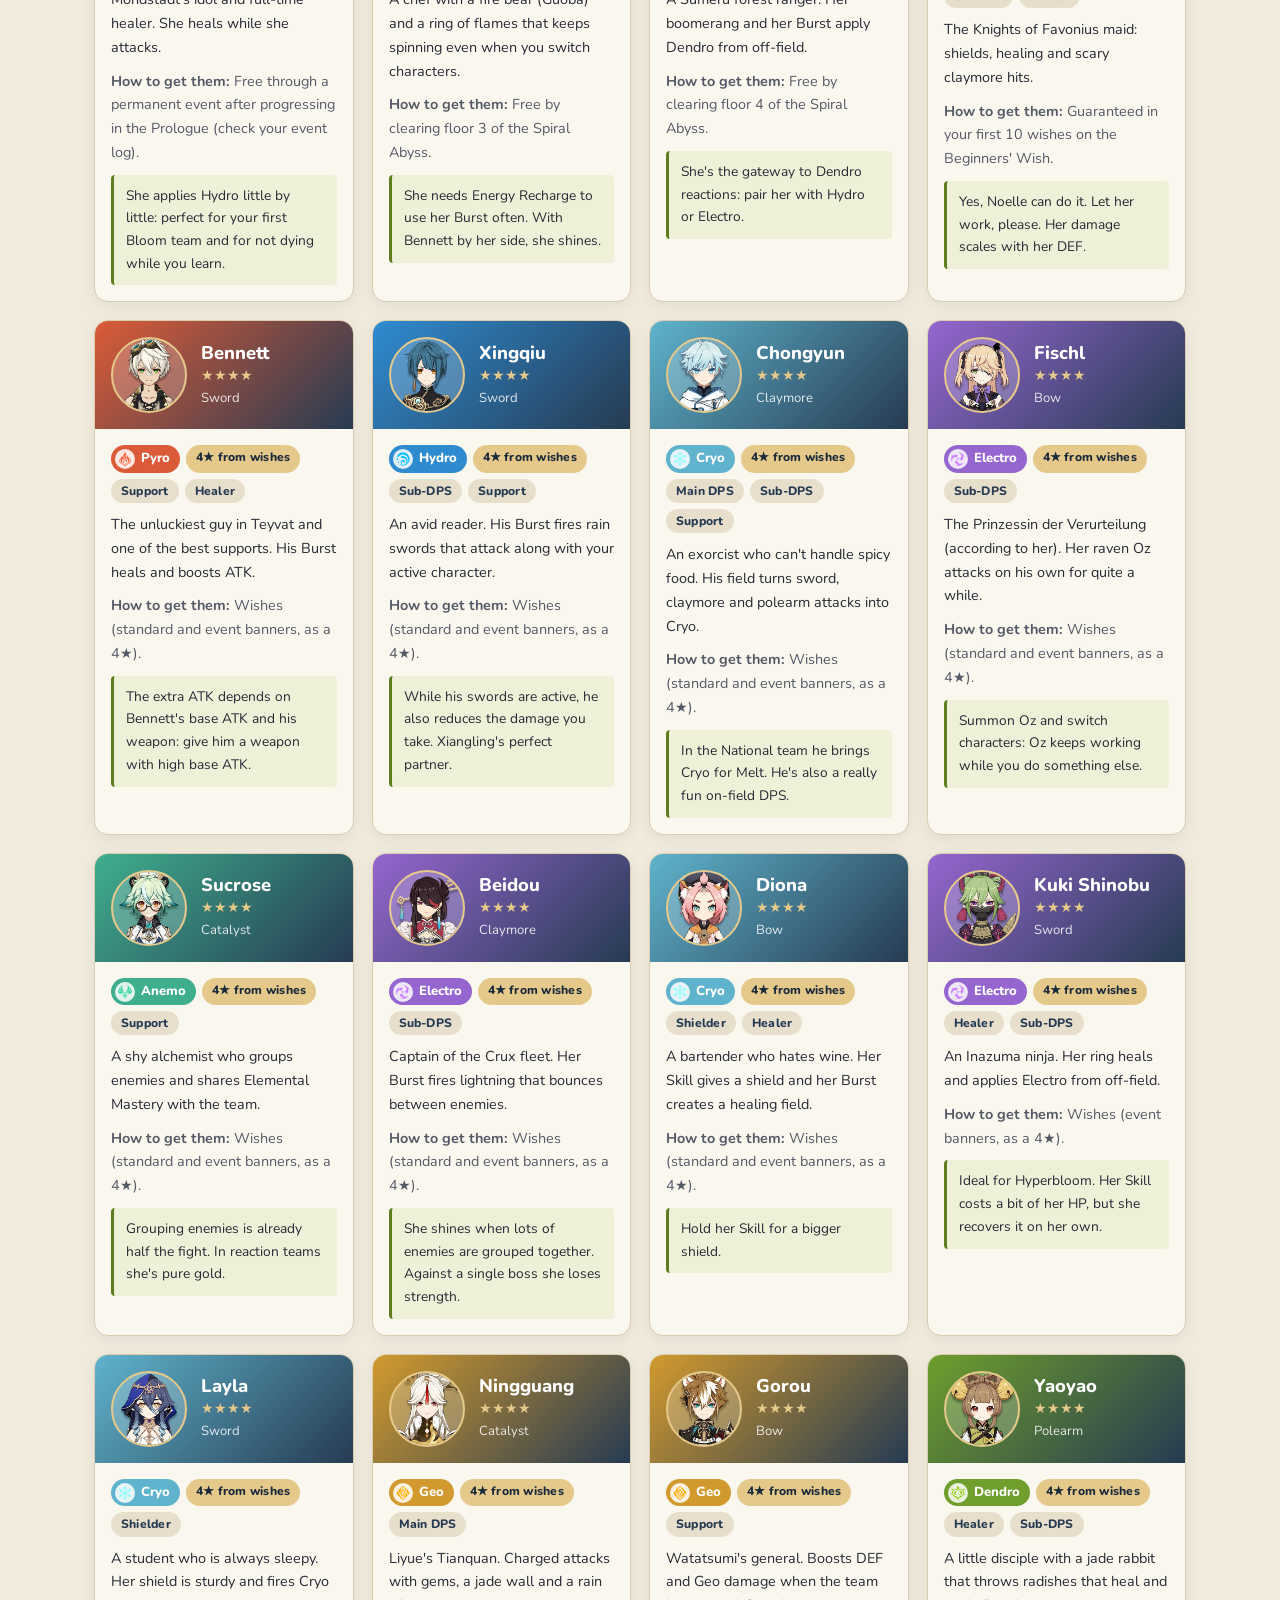
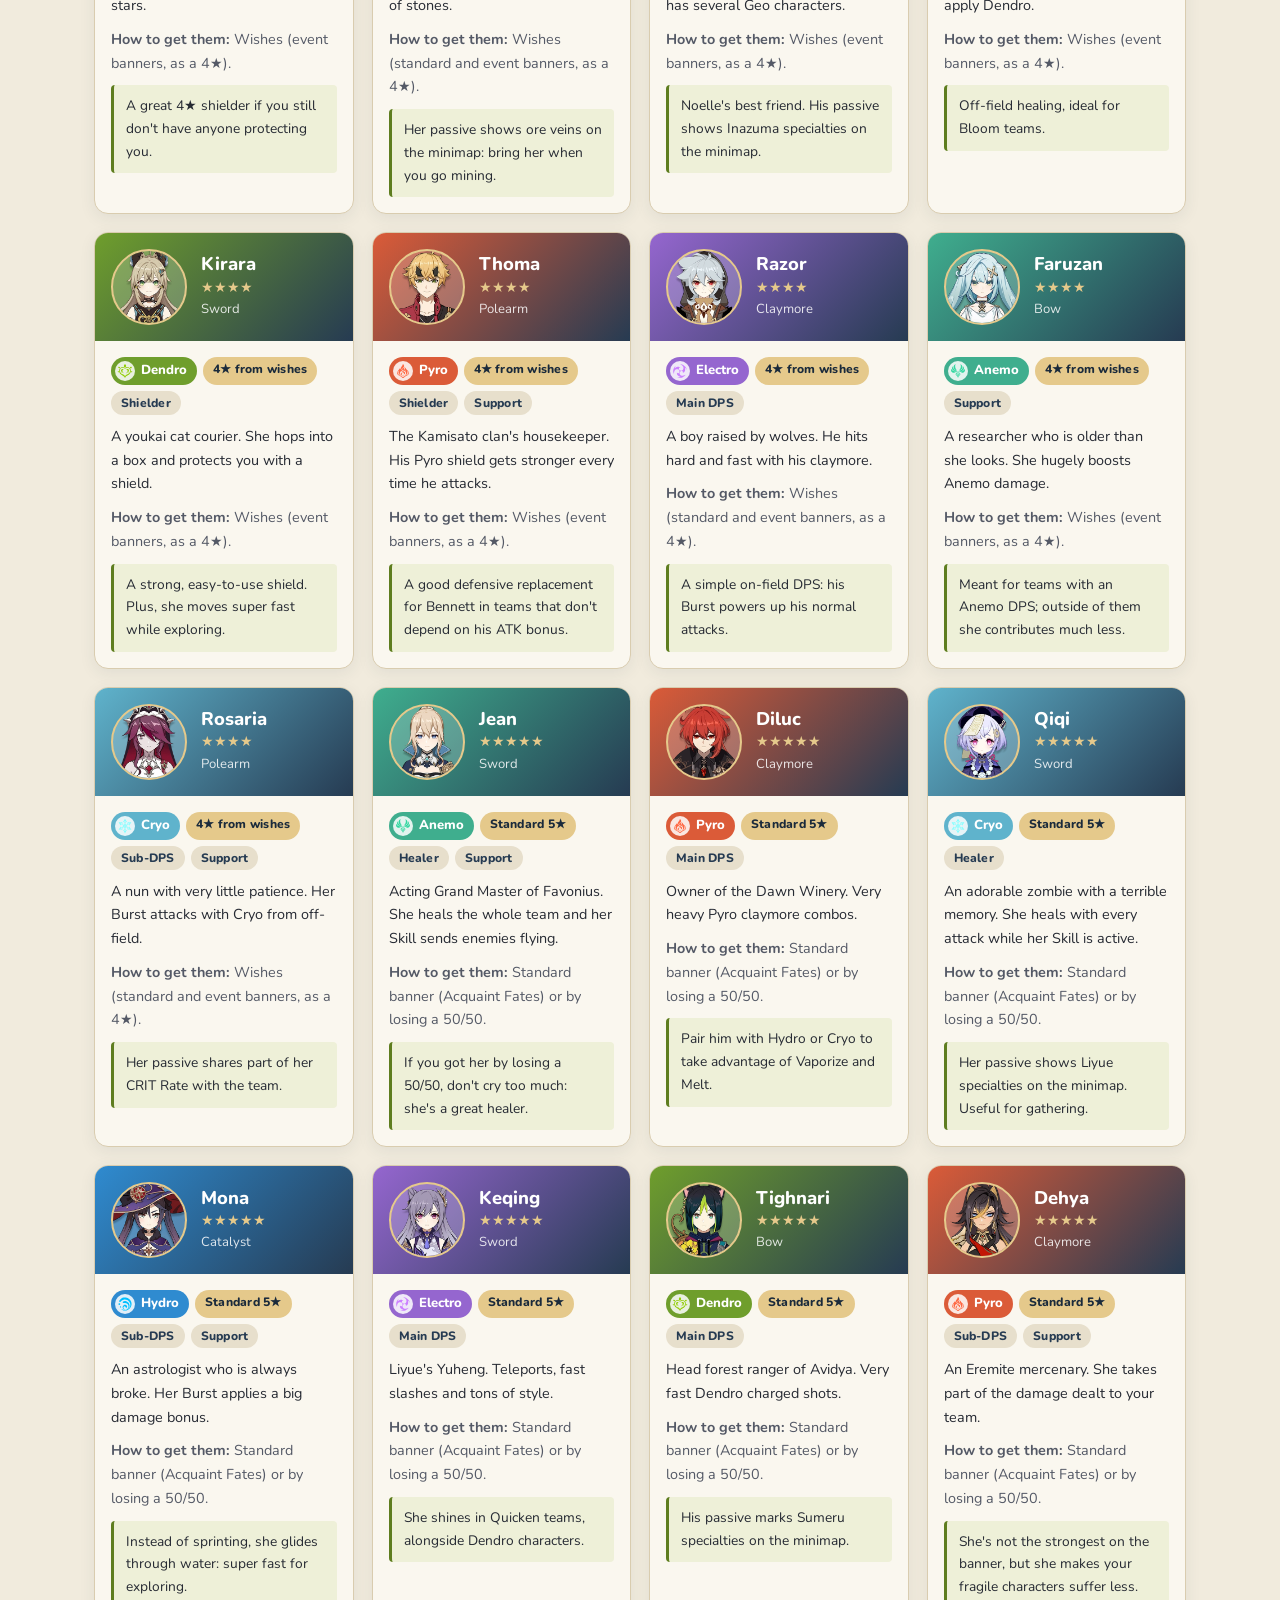
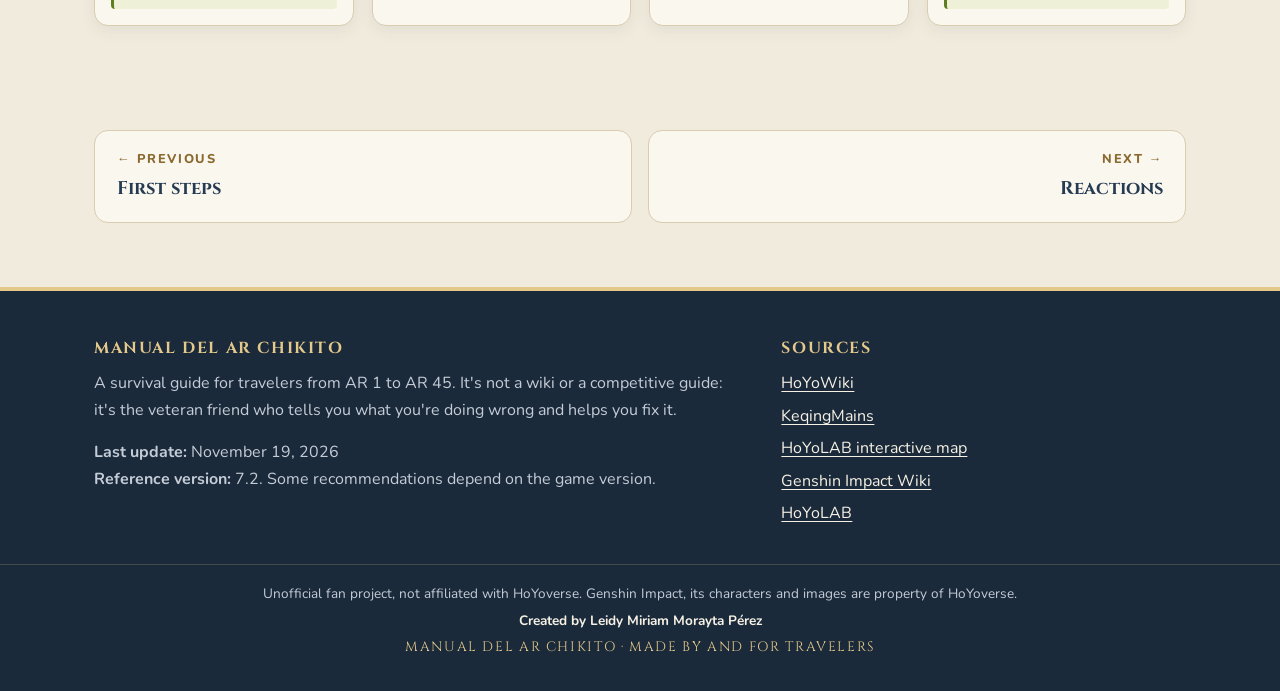
<file: pages/equipos.html>
<!DOCTYPE html>
<html lang="en">
<head>
    <meta charset="UTF-8">
    <meta name="viewport" content="width=device-width, initial-scale=1.0">
    <meta name="description" content="Teams and characters for Genshin Impact beginners: roles, recommended teams and a character file with filters.">
    <title>Teams and characters · Manual del AR Chikito</title>

    <link rel="preconnect" href="https://fonts.googleapis.com">
    <link rel="preconnect" href="https://fonts.gstatic.com" crossorigin>
    <link href="https://fonts.googleapis.com/css2?family=Cinzel:wght@500;700&family=Nunito:wght@400;600;700;800&display=swap" rel="stylesheet">

    <link rel="stylesheet" href="../css/styles.css">
    <link rel="stylesheet" href="../css/components.css">
    <link rel="stylesheet" href="../css/responsive.css">

    <script src="../js/storage.js"></script>
    <script src="../js/language.js"></script>
</head>
<body data-root="../" data-page="equipos"
      data-title-en="Teams and characters · Manual del AR Chikito"
      data-title-es="Equipos y personajes · Manual del AR Chikito">
    <a class="skip-link" href="#contenido"><span lang="en">Skip to content</span><span lang="es">Saltar al contenido</span></a>
    <header id="site-header" class="site-header"></header>

    <main id="contenido">
        <section class="page-hero" aria-labelledby="page-title">
            <div class="page-hero__inner page-hero__inner--single container">
                <div class="page-hero__content">
                    <span class="page-hero__eyebrow"><span lang="en">Section 02 · Teams and characters</span><span lang="es">Sección 02 · Equipos y personajes</span></span>
                    <h1 id="page-title" class="page-hero__title">
                        <span lang="en">Four characters, zero drama (well, almost)</span>
                        <span lang="es">Cuatro personajes, cero dramas (bueno, casi)</span>
                    </h1>
                    <p class="page-hero__lead">
                        <span lang="en">Your favorite character isn't meta? What a tragedy. Oh well. Okay, let me help you make it work: here you'll see what each role does, how a team is built and what to do if you don't have the “mandatory” characters everyone recommends.</span>
                        <span lang="es">¿Tu personaje favorito no está en el meta? Qué tragedia. Ni modo. A ver, te ayudo a hacerlo funcionar: aquí vas a ver qué hace cada rol, cómo se arma un equipo y qué hacer si no tienes a los personajes «obligatorios» que todo mundo recomienda.</span>
                    </p>
                    <div class="page-hero__meta">
                        <span class="meta-badge" data-last-update></span>
                        <button id="mark-read-button" class="button button--ghost button--small" type="button" aria-pressed="false"></button>
                    </div>
                </div>
            </div>
        </section>

        <nav class="page-toc" aria-label="On this page" data-aria-label-en="On this page" data-aria-label-es="En esta página">
            <div class="container">
                <ul class="page-toc__list">
                    <li><a class="page-toc__link" href="#roles">Roles</a></li>
                    <li><a class="page-toc__link" href="#equipos-recomendados"><span lang="en">Recommended teams</span><span lang="es">Equipos recomendados</span></a></li>
                    <li><a class="page-toc__link" href="#fichero"><span lang="en">Character file</span><span lang="es">Fichero de personajes</span></a></li>
                </ul>
            </div>
        </nav>

        <!-- Roles -->
        <section id="roles" class="section" aria-labelledby="roles-title">
            <div class="container">
                <header class="section-header">
                    <span class="section-header__eyebrow"><span lang="en">First: understand the roles</span><span lang="es">Primero: entender los roles</span></span>
                    <h2 id="roles-title" class="section-header__title"><span lang="en">Who does what on your team?</span><span lang="es">¿Quién hace qué en tu equipo?</span></h2>
                    <p class="section-header__lead">
                        <span lang="en">A character can fill several roles, so don't box them in too much.</span>
                        <span lang="es">Un personaje puede cumplir varios roles, así que no hay que encasillarlos demasiado.</span>
                    </p>
                </header>

                <div class="grid grid--4">
                    <article class="card role-card">
                        <span class="role-card__symbol" aria-hidden="true">⚔</span>
                        <h3 class="card__title"><span lang="en">Main DPS</span><span lang="es">DPS principal</span></h3>
                        <p>
                            <span lang="en">Stays on the field the longest and deals most of the damage.</span>
                            <span lang="es">Permanece más tiempo en campo y hace la mayor parte del daño.</span>
                        </p>
                    </article>
                    <article class="card role-card">
                        <span class="role-card__symbol" aria-hidden="true">✦</span>
                        <h3 class="card__title">Sub-DPS</h3>
                        <p>
                            <span lang="en">Deals damage from off-field: summons, fields and attacks that stay active when you switch characters.</span>
                            <span lang="es">Hace daño desde fuera del campo: invocaciones, campos y ataques que siguen activos al cambiar de personaje.</span>
                        </p>
                    </article>
                    <article class="card role-card">
                        <span class="role-card__symbol" aria-hidden="true">♫</span>
                        <h3 class="card__title">Support</h3>
                        <p>
                            <span lang="en">Provides buffs or utility: more attack, grouping enemies, lowering resistances.</span>
                            <span lang="es">Proporciona beneficios o utilidad: más ataque, agrupar enemigos, reducir resistencias.</span>
                        </p>
                    </article>
                    <article class="card role-card">
                        <span class="role-card__symbol" aria-hidden="true">✚</span>
                        <h3 class="card__title"><span lang="en">Healer and Shielder</span><span lang="es">Healer y Shielder</span></h3>
                        <p>
                            <span lang="en">The healer restores HP; the shielder gives shields. With one of the two, your team survives.</span>
                            <span lang="es">El healer recupera vida; el shielder da escudos. Con uno de los dos, tu equipo sobrevive.</span>
                        </p>
                    </article>
                </div>

                <div class="callout callout--note">
                    <strong class="callout__title">
                        <span lang="en">The basic recipe (not a law, just a starting point)</span>
                        <span lang="es">La receta básica (no es ley, es un punto de partida)</span>
                    </strong>
                    <p>
                        <span lang="en">1 main DPS + 1 or 2 Sub-DPS or Supports + 1 survival character (healer or shielder). If your team looks like that, you're doing fine.</span>
                        <span lang="es">1 DPS principal + 1 o 2 Sub-DPS o Supports + 1 personaje de supervivencia (healer o shielder). Si tu equipo se parece a eso, vas bien.</span>
                    </p>
                </div>
            </div>
        </section>

        <!-- Equipos recomendados -->
        <section id="equipos-recomendados" class="section section--alt" aria-labelledby="teams-title">
            <div class="container">
                <header class="section-header">
                    <span class="section-header__eyebrow"><span lang="en">Second: teams to start with</span><span lang="es">Segundo: equipos para empezar</span></span>
                    <h2 id="teams-title" class="section-header__title"><span lang="en">Three teams that work from the start</span><span lang="es">Tres equipos que funcionan desde el principio</span></h2>
                    <p class="section-header__lead">
                        <span lang="en">I'll tell you how each one works, what's good about it, what's not so good and what to do if you're missing someone.</span>
                        <span lang="es">Te digo cómo funciona cada uno, qué tiene de bueno, qué no tanto y qué hacer si te falta alguien.</span>
                    </p>
                </header>

                <!-- Equipo Nacional -->
                <article class="team-card team-card--stacked">
                    <div class="team-card__media">
                        <img src="../assets/images/equipo-nacional.webp" loading="lazy"
                             alt="Xiangling, Xingqiu, Bennett and Chongyun"
                             data-alt-en="Official art of Xiangling, Xingqiu, Bennett and Chongyun"
                             data-alt-es="Ilustraciones oficiales de Xiangling, Xingqiu, Bennett y Chongyun">
                    </div>
                    <div class="team-card__body">
                        <h3 class="team-card__title"><span lang="en">Classic National team</span><span lang="es">Equipo Nacional clásico</span></h3>
                        <!-- Los avatares los dibuja js/character-catalog.js -->
                        <ul class="team-members" data-team-members="xiangling,xingqiu,bennett,chongyun"
                            aria-label="Members" data-aria-label-en="Members" data-aria-label-es="Integrantes"></ul>
                        <p>
                            <span lang="en">A well-known, historic composition based on Vaporize, Melt and off-field damage. Xiangling and Xingqiu attack while off-screen, Bennett heals and boosts ATK, and Chongyun brings Cryo from the field.</span>
                            <span lang="es">Una composición histórica muy conocida, basada en Vaporizado, Derretido y daño fuera de campo. Xiangling y Xingqiu atacan mientras no están en pantalla, Bennett cura y sube el ATQ, y Chongyun aporta Cryo desde el campo.</span>
                        </p>
                        <div class="pros-cons">
                            <div class="pros-cons__column pros-cons__column--pros">
                                <strong class="pros-cons__title"><span lang="en">Pros</span><span lang="es">Ventajas</span></strong>
                                <ul>
                                    <li><span lang="en">All of them are 4★ and Xiangling is free.</span><span lang="es">Todos son de 4★ y Xiangling es gratis.</span></li>
                                    <li><span lang="en">Tons of AoE damage.</span><span lang="es">Muchísimo daño de área.</span></li>
                                    <li><span lang="en">Pyro Resonance: +25% ATK.</span><span lang="es">Resonancia Pyro: +25 % de ATQ.</span></li>
                                </ul>
                            </div>
                            <div class="pros-cons__column pros-cons__column--cons">
                                <strong class="pros-cons__title"><span lang="en">Cons</span><span lang="es">Limitaciones</span></strong>
                                <ul>
                                    <li><span lang="en">Xiangling and Xingqiu need quite a bit of Energy Recharge.</span><span lang="es">Xiangling y Xingqiu necesitan bastante Recarga de Energía.</span></li>
                                    <li><span lang="en">You have to learn the rotation (the order of skills).</span><span lang="es">Exige aprender la rotación (el orden de habilidades).</span></li>
                                </ul>
                            </div>
                        </div>
                        <p class="team-card__alternatives">
                            <span lang="en"><strong>Variants:</strong> swap Chongyun for Beidou or Fischl to play with Overloaded, or for Sucrose to group enemies with Swirl.</span>
                            <span lang="es"><strong>Variantes:</strong> cambia a Chongyun por Beidou o Fischl para jugar con Sobrecarga, o por Sucrose para agrupar enemigos con Torbellino.</span>
                        </p>
                    </div>
                </article>

                <!-- Departamento de Noelle -->
                <article class="team-card">
                    <div class="team-card__media">
                        <img src="../assets/images/noelle-guardianes.webp" loading="lazy"
                             alt="Noelle raises her glowing claymore in front of three huge ruin guards in the rain"
                             data-alt-en="Noelle raises her glowing claymore in front of three huge ruin guards in the rain"
                             data-alt-es="Noelle levanta su mandoble brillante frente a tres enormes guardianes de ruinas bajo la lluvia">
                    </div>
                    <div class="team-card__body">
                        <h3 class="team-card__title"><span lang="en">The Noelle department</span><span lang="es">El departamento de Noelle</span></h3>
                        <ul class="team-members" data-team-members="noelle,gorou,ningguang,bennett"
                            aria-label="Members" data-aria-label-en="Members" data-aria-label-es="Integrantes"></ul>
                        <p>
                            <span lang="en">A versatile option for beginners: Noelle gives shields, heals when she attacks while her shield is up, and deals the on-field damage. Gorou and Ningguang boost Geo damage and trigger the resonance; the fourth slot is flexible.</span>
                            <span lang="es">Una opción versátil para principiantes: Noelle da escudo, cura cuando ataca mientras mantiene el escudo y hace el daño en campo. Gorou y Ningguang refuerzan el daño Geo y activan la resonancia; el cuarto lugar es flexible.</span>
                        </p>
                        <div class="pros-cons">
                            <div class="pros-cons__column pros-cons__column--pros">
                                <strong class="pros-cons__title"><span lang="en">Pros</span><span lang="es">Ventajas</span></strong>
                                <ul>
                                    <li><span lang="en">Noelle is guaranteed in the Beginners' Wish.</span><span lang="es">Noelle está garantizada en el Deseo de principiante.</span></li>
                                    <li><span lang="en">It doesn't depend on reactions: easy to play.</span><span lang="es">No depende de reacciones: fácil de usar.</span></li>
                                    <li><span lang="en">Very tanky for exploring and learning.</span><span lang="es">Muy resistente para explorar y aprender.</span></li>
                                </ul>
                            </div>
                            <div class="pros-cons__column pros-cons__column--cons">
                                <strong class="pros-cons__title"><span lang="en">Cons</span><span lang="es">Limitaciones</span></strong>
                                <ul>
                                    <li><span lang="en">Her healing depends on hitting with her shield up.</span><span lang="es">Su curación depende de que golpee con el escudo activo.</span></li>
                                    <li><span lang="en">She needs DEF artifacts, not ATK.</span><span lang="es">Necesita artefactos de DEF, no de ATQ.</span></li>
                                    <li><span lang="en">She doesn't replace every role in every composition.</span><span lang="es">No sustituye a todos los roles en cualquier composición.</span></li>
                                </ul>
                            </div>
                        </div>
                        <p class="team-card__alternatives">
                            <span lang="en"><strong>Alternatives:</strong> the Geo Traveler can take Ningguang's place. In the flexible slot, Bennett, Xingqiu or whoever you like the most works.</span>
                            <span lang="es"><strong>Alternativas:</strong> el Viajero en su versión Geo puede tomar el lugar de Ningguang. En el espacio flexible sirven Bennett, Xingqiu o el personaje que más te guste.</span>
                        </p>
                    </div>
                </article>

                <!-- Florecimiento -->
                <article class="team-card">
                    <div class="team-card__media team-card__media--avatars">
                        <ul class="team-members" data-team-members="viajero,collei,barbara"
                            aria-label="Members" data-aria-label-en="Members" data-aria-label-es="Integrantes"></ul>
                    </div>
                    <div class="team-card__body">
                        <h3 class="team-card__title"><span lang="en">Bloom team</span><span lang="es">Equipo de Florecimiento</span></h3>
                        <p>
                            <strong><span lang="en">Dendro Traveler · Collei · Barbara · flexible character.</span><span lang="es">Viajero Dendro · Collei · Barbara · personaje flexible.</span></strong>
                        </p>
                        <p>
                            <span lang="en">An introduction to Dendro reactions. Dendro plus Hydro creates cores that explode (Bloom). Constant application of both elements and healing are the key: the explosions can also hurt your character.</span>
                            <span lang="es">Una introducción a las reacciones Dendro. Dendro más Hydro crea núcleos que explotan (Florecimiento). La aplicación constante de ambos elementos y la curación son la clave: las explosiones también pueden dañar a tu personaje.</span>
                        </p>
                        <div class="pros-cons">
                            <div class="pros-cons__column pros-cons__column--pros">
                                <strong class="pros-cons__title"><span lang="en">Pros</span><span lang="es">Ventajas</span></strong>
                                <ul>
                                    <li><span lang="en">Three of the four characters are free.</span><span lang="es">Tres de los cuatro personajes son gratis.</span></li>
                                    <li><span lang="en">It teaches you how Dendro reactions work.</span><span lang="es">Enseña cómo funcionan las reacciones Dendro.</span></li>
                                </ul>
                            </div>
                            <div class="pros-cons__column pros-cons__column--cons">
                                <strong class="pros-cons__title"><span lang="en">Cons</span><span lang="es">Limitaciones</span></strong>
                                <ul>
                                    <li><span lang="en">Damage depends on Elemental Mastery and level, not ATK.</span><span lang="es">El daño depende de la Maestría Elemental y el nivel, no del ATQ.</span></li>
                                    <li><span lang="en">Barbara applies Hydro slowly.</span><span lang="es">Barbara aplica Hydro de forma lenta.</span></li>
                                </ul>
                            </div>
                        </div>
                        <p class="team-card__alternatives">
                            <span lang="en"><strong>To improve it:</strong> Xingqiu or Mona apply more Hydro. If you add an Electro character (Kuki Shinobu, Fischl or Lisa), the cores turn into Hyperbloom.</span>
                            <span lang="es"><strong>Para mejorar:</strong> Xingqiu o Mona aplican más Hydro. Si agregas un personaje Electro (Kuki Shinobu, Fischl o Lisa) los núcleos se convierten en Hiperflorecimiento.</span>
                        </p>
                    </div>
                </article>

                <div class="callout callout--rule">
                    <strong class="callout__title"><span lang="en">The manual's editorial rule</span><span lang="es">Regla editorial del manual</span></strong>
                    <p>
                        <span lang="en">No team is mandatory. I tell you the good, the bad and the alternatives; you decide.</span>
                        <span lang="es">Ningún equipo es obligatorio. Yo te digo lo bueno, lo malo y las alternativas; tú decides.</span>
                    </p>
                </div>
            </div>
        </section>

        <!-- Fichero de personajes -->
        <section id="fichero" class="section" aria-labelledby="catalog-title">
            <div class="container">
                <header class="section-header">
                    <span class="section-header__eyebrow"><span lang="en">Character cards</span><span lang="es">Fichas de personajes</span></span>
                    <h2 id="catalog-title" class="section-header__title"><span lang="en">Character file</span><span lang="es">Fichero de personajes</span></h2>
                    <p class="section-header__lead">
                        <span lang="en">Free characters, four-stars and five-stars from the standard banner: the ones a new account is most likely to have.</span>
                        <span lang="es">Personajes gratuitos, de cuatro estrellas y de cinco estrellas del banner permanente: los que una cuenta nueva tiene más probabilidades de tener.</span>
                    </p>
                </header>

                <div class="catalog-filters">
                    <div class="filter-group">
                        <span class="filter-group__label"><span lang="en">Element</span><span lang="es">Elemento</span></span>
                        <!-- Los botones los dibuja js/character-catalog.js a partir de ELEMENTS -->
                        <div id="element-filter" class="filter-group"></div>
                    </div>
                    <div class="catalog-filters__row">
                        <div class="form-field">
                            <label class="form-field__label" for="role-filter"><span lang="en">Role</span><span lang="es">Rol</span></label>
                            <!-- Las <option> no admiten <span>: se traducen con data-text-en / data-text-es -->
                            <select id="role-filter" class="form-field__input">
                                <option value="all" data-text-en="All roles" data-text-es="Todos los roles">All roles</option>
                                <option value="dps" data-text-en="Main DPS" data-text-es="DPS principal">Main DPS</option>
                                <option value="sub-dps">Sub-DPS</option>
                                <option value="support">Support</option>
                                <option value="healer">Healer</option>
                                <option value="shielder">Shielder</option>
                            </select>
                        </div>
                        <div class="form-field">
                            <label class="form-field__label" for="origin-filter"><span lang="en">How to get them?</span><span lang="es">¿Cómo se consigue?</span></label>
                            <select id="origin-filter" class="form-field__input">
                                <option value="all" data-text-en="All" data-text-es="Todos">All</option>
                                <option value="gratis" data-text-en="Free" data-text-es="Gratis">Free</option>
                                <option value="cuatro-estrellas" data-text-en="4★ from wishes" data-text-es="4★ de deseos">4★ from wishes</option>
                                <option value="permanente" data-text-en="5★ from the standard banner" data-text-es="5★ del banner permanente">5★ from the standard banner</option>
                            </select>
                        </div>
                        <div class="form-field">
                            <label class="form-field__label" for="name-filter"><span lang="en">Name</span><span lang="es">Nombre</span></label>
                            <input id="name-filter" class="form-field__input" type="search"
                                   placeholder="E.g. Bennett" data-placeholder-en="E.g. Bennett" data-placeholder-es="Ej. Bennett">
                        </div>
                        <button id="clear-filters-button" class="button button--small button--secondary" type="button"><span lang="en">Clear filters</span><span lang="es">Limpiar filtros</span></button>
                    </div>
                </div>

                <p id="catalog-count" class="catalog-count" aria-live="polite"></p>
                <!-- Las tarjetas las dibuja js/character-catalog.js a partir de CHARACTERS -->
                <div id="character-grid" class="character-grid"></div>
            </div>
        </section>

        <nav id="section-pagination" class="section-pagination container" aria-label="Sections" data-aria-label-en="Section navigation" data-aria-label-es="Navegación entre secciones"></nav>
    </main>

    <footer id="site-footer" class="site-footer"></footer>

    <script src="../data/site-content.js"></script>
    <script src="../data/elements.js"></script>
    <script src="../data/characters.js"></script>
    <script src="../js/main.js"></script>
    <script src="../js/character-catalog.js"></script>
</body>
</html>
</file>
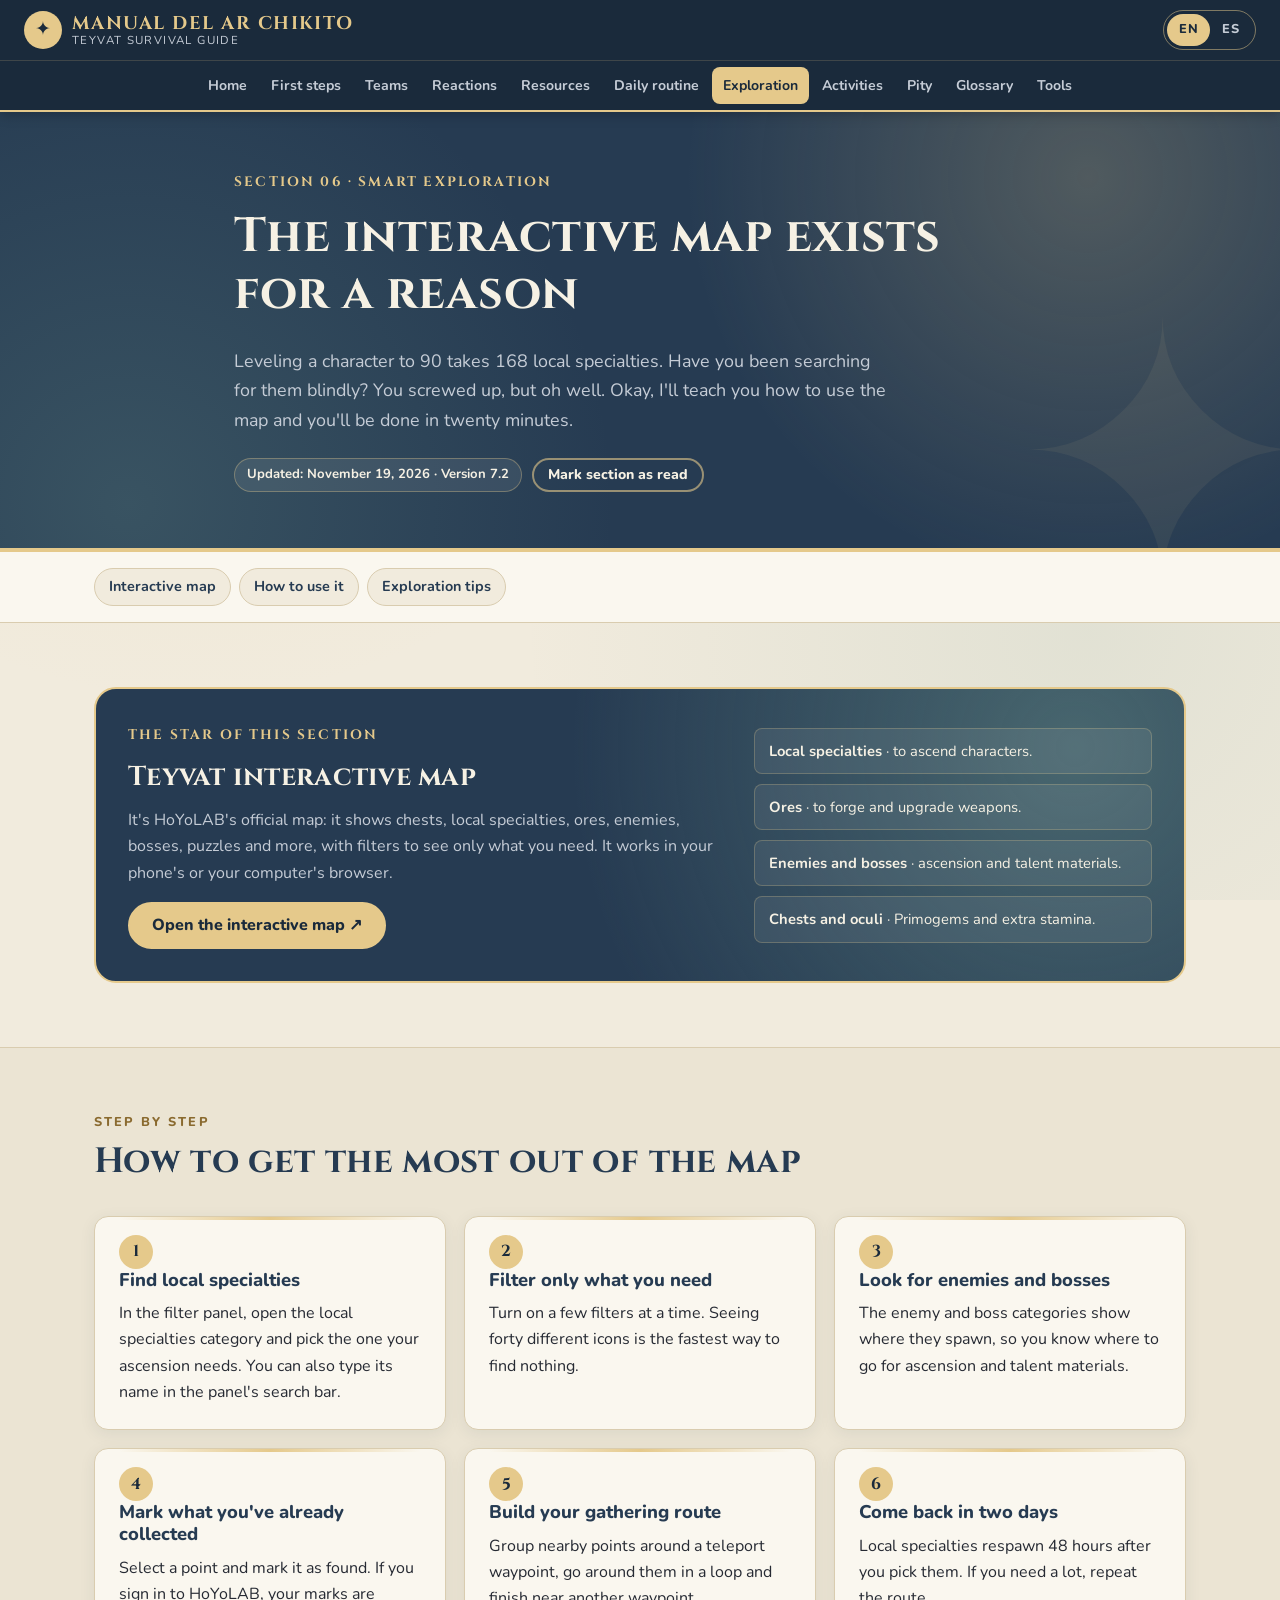
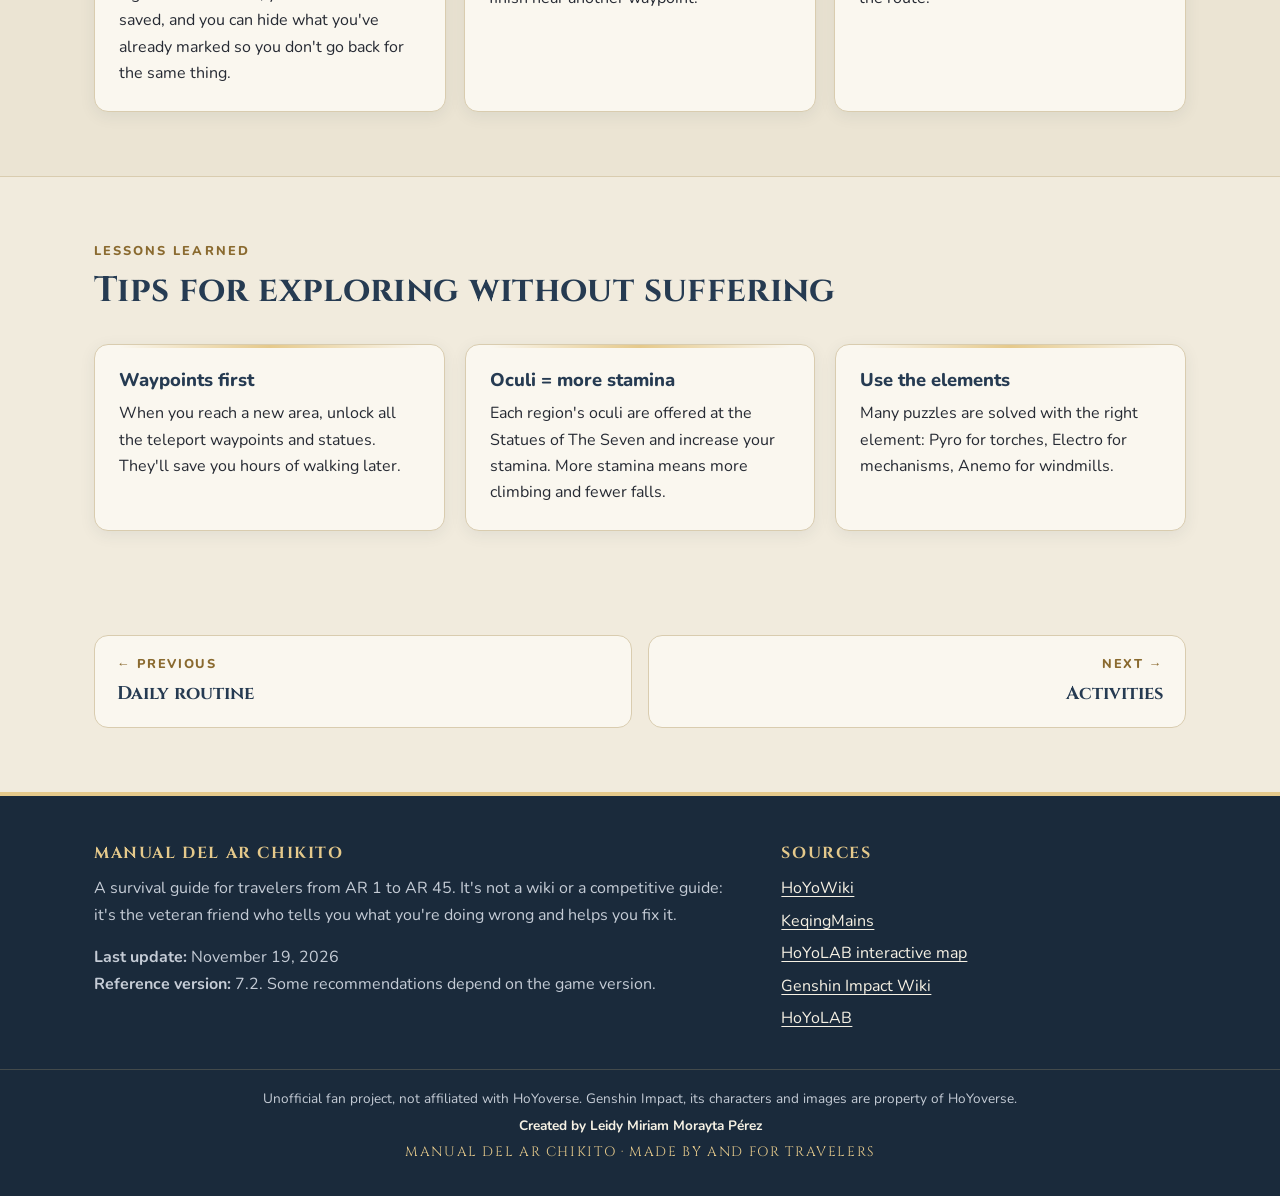
<file: pages/exploracion.html>
<!DOCTYPE html>
<html lang="en">
<head>
    <meta charset="UTF-8">
    <meta name="viewport" content="width=device-width, initial-scale=1.0">
    <meta name="description" content="Smart exploration in Genshin Impact: how to use the interactive map, find local specialties and build gathering routes.">
    <title>Exploration · Manual del AR Chikito</title>

    <link rel="preconnect" href="https://fonts.googleapis.com">
    <link rel="preconnect" href="https://fonts.gstatic.com" crossorigin>
    <link href="https://fonts.googleapis.com/css2?family=Cinzel:wght@500;700&family=Nunito:wght@400;600;700;800&display=swap" rel="stylesheet">

    <link rel="stylesheet" href="../css/styles.css">
    <link rel="stylesheet" href="../css/components.css">
    <link rel="stylesheet" href="../css/responsive.css">

    <script src="../js/storage.js"></script>
    <script src="../js/language.js"></script>
</head>
<body data-root="../" data-page="exploracion"
      data-title-en="Exploration · Manual del AR Chikito"
      data-title-es="Exploración · Manual del AR Chikito">
    <a class="skip-link" href="#contenido"><span lang="en">Skip to content</span><span lang="es">Saltar al contenido</span></a>
    <header id="site-header" class="site-header"></header>

    <main id="contenido">
        <section class="page-hero" aria-labelledby="page-title">
            <div class="page-hero__inner page-hero__inner--single container">
                <div class="page-hero__content">
                    <span class="page-hero__eyebrow"><span lang="en">Section 06 · Smart exploration</span><span lang="es">Sección 06 · Exploración inteligente</span></span>
                    <h1 id="page-title" class="page-hero__title">
                        <span lang="en">The interactive map exists for a reason</span>
                        <span lang="es">El mapa interactivo existe por una razón</span>
                    </h1>
                    <p class="page-hero__lead">
                        <span lang="en">Leveling a character to 90 takes 168 local specialties. Have you been searching for them blindly? You screwed up, but oh well. Okay, I'll teach you how to use the map and you'll be done in twenty minutes.</span>
                        <span lang="es">Subir a un personaje a nivel 90 pide 168 especialidades locales. ¿Las estuviste buscando a ciegas? Ya la cagaste, pero ni modo. A ver, te enseño a usar el mapa y terminas en veinte minutos.</span>
                    </p>
                    <div class="page-hero__meta">
                        <span class="meta-badge" data-last-update></span>
                        <button id="mark-read-button" class="button button--ghost button--small" type="button" aria-pressed="false"></button>
                    </div>
                </div>
            </div>
        </section>

        <nav class="page-toc" aria-label="On this page" data-aria-label-en="On this page" data-aria-label-es="En esta página">
            <div class="container">
                <ul class="page-toc__list">
                    <li><a class="page-toc__link" href="#mapa"><span lang="en">Interactive map</span><span lang="es">Mapa interactivo</span></a></li>
                    <li><a class="page-toc__link" href="#como-usarlo"><span lang="en">How to use it</span><span lang="es">Cómo usarlo</span></a></li>
                    <li><a class="page-toc__link" href="#consejos"><span lang="en">Exploration tips</span><span lang="es">Consejos para explorar</span></a></li>
                </ul>
            </div>
        </nav>

        <!-- Mapa interactivo -->
        <section id="mapa" class="section" aria-labelledby="map-title">
            <div class="container">
                <div class="map-cta">
                    <div>
                        <span class="page-hero__eyebrow"><span lang="en">The star of this section</span><span lang="es">La protagonista de esta sección</span></span>
                        <h2 id="map-title" class="map-cta__title"><span lang="en">Teyvat interactive map</span><span lang="es">Mapa interactivo de Teyvat</span></h2>
                        <p>
                            <span lang="en">It's HoYoLAB's official map: it shows chests, local specialties, ores, enemies, bosses, puzzles and more, with filters to see only what you need. It works in your phone's or your computer's browser.</span>
                            <span lang="es">Es el mapa oficial de HoYoLAB: muestra cofres, especialidades locales, minerales, enemigos, jefes, acertijos y más, con filtros para ver solo lo que necesitas. Funciona en el navegador del celular y de la computadora.</span>
                        </p>
                        <a class="button" href="https://act.hoyolab.com/ys/app/interactive-map/" target="_blank" rel="noopener"><span lang="en">Open the interactive map ↗</span><span lang="es">Abrir el mapa interactivo ↗</span></a>
                    </div>
                    <ul class="map-cta__legend" aria-label="What you can find" data-aria-label-en="What you can find" data-aria-label-es="Qué puedes encontrar">
                        <li><span lang="en"><strong>Local specialties</strong> · to ascend characters.</span><span lang="es"><strong>Especialidades locales</strong> · para ascender personajes.</span></li>
                        <li><span lang="en"><strong>Ores</strong> · to forge and upgrade weapons.</span><span lang="es"><strong>Minerales</strong> · para forjar y subir armas.</span></li>
                        <li><span lang="en"><strong>Enemies and bosses</strong> · ascension and talent materials.</span><span lang="es"><strong>Enemigos y jefes</strong> · materiales de ascensión y talentos.</span></li>
                        <li><span lang="en"><strong>Chests and oculi</strong> · Primogems and extra stamina.</span><span lang="es"><strong>Cofres y oculi</strong> · Protogemas y estamina extra.</span></li>
                    </ul>
                </div>
            </div>
        </section>

        <!-- Cómo usarlo -->
        <section id="como-usarlo" class="section section--alt" aria-labelledby="steps-title">
            <div class="container">
                <header class="section-header">
                    <span class="section-header__eyebrow"><span lang="en">Step by step</span><span lang="es">Paso a paso</span></span>
                    <h2 id="steps-title" class="section-header__title"><span lang="en">How to get the most out of the map</span><span lang="es">Cómo sacarle provecho al mapa</span></h2>
                </header>
                <ol class="steps">
                    <li class="card step">
                        <h3 class="card__title"><span lang="en">Find local specialties</span><span lang="es">Encuentra especialidades locales</span></h3>
                        <p class="card__text">
                            <span lang="en">In the filter panel, open the local specialties category and pick the one your ascension needs. You can also type its name in the panel's search bar.</span>
                            <span lang="es">En el panel de filtros abre la categoría de especialidades locales y elige la que te pide la ascensión. También puedes escribir su nombre en el buscador del panel.</span>
                        </p>
                    </li>
                    <li class="card step">
                        <h3 class="card__title"><span lang="en">Filter only what you need</span><span lang="es">Filtra solo lo que necesitas</span></h3>
                        <p class="card__text">
                            <span lang="en">Turn on a few filters at a time. Seeing forty different icons is the fastest way to find nothing.</span>
                            <span lang="es">Activa pocos filtros a la vez. Ver cuarenta íconos distintos es la forma más rápida de no encontrar nada.</span>
                        </p>
                    </li>
                    <li class="card step">
                        <h3 class="card__title"><span lang="en">Look for enemies and bosses</span><span lang="es">Busca enemigos y jefes</span></h3>
                        <p class="card__text">
                            <span lang="en">The enemy and boss categories show where they spawn, so you know where to go for ascension and talent materials.</span>
                            <span lang="es">Las categorías de enemigos y jefes muestran dónde aparecen. Así sabes a dónde ir por los materiales de ascensión y de talentos.</span>
                        </p>
                    </li>
                    <li class="card step">
                        <h3 class="card__title"><span lang="en">Mark what you've already collected</span><span lang="es">Marca lo que ya recolectaste</span></h3>
                        <p class="card__text">
                            <span lang="en">Select a point and mark it as found. If you sign in to HoYoLAB, your marks are saved, and you can hide what you've already marked so you don't go back for the same thing.</span>
                            <span lang="es">Selecciona un punto y márcalo como encontrado. Si inicias sesión en HoYoLAB tus marcas se guardan, y puedes ocultar lo ya marcado para no volver por lo mismo.</span>
                        </p>
                    </li>
                    <li class="card step">
                        <h3 class="card__title"><span lang="en">Build your gathering route</span><span lang="es">Arma tu ruta de recolección</span></h3>
                        <p class="card__text">
                            <span lang="en">Group nearby points around a teleport waypoint, go around them in a loop and finish near another waypoint.</span>
                            <span lang="es">Agrupa los puntos cercanos a un teletransportador, recórrelos en círculo y termina cerca de otro teletransportador.</span>
                        </p>
                    </li>
                    <li class="card step">
                        <h3 class="card__title"><span lang="en">Come back in two days</span><span lang="es">Vuelve en dos días</span></h3>
                        <p class="card__text">
                            <span lang="en">Local specialties respawn 48 hours after you pick them. If you need a lot, repeat the route.</span>
                            <span lang="es">Las especialidades locales reaparecen 48 horas después de recogerlas. Si necesitas muchas, repite la ruta.</span>
                        </p>
                    </li>
                </ol>
            </div>
        </section>

        <!-- Consejos -->
        <section id="consejos" class="section" aria-labelledby="tips-title">
            <div class="container">
                <header class="section-header">
                    <span class="section-header__eyebrow"><span lang="en">Lessons learned</span><span lang="es">Lecciones aprendidas</span></span>
                    <h2 id="tips-title" class="section-header__title"><span lang="en">Tips for exploring without suffering</span><span lang="es">Consejos para explorar sin sufrir</span></h2>
                </header>
                <div class="grid grid--3">
                    <article class="card">
                        <h3 class="card__title"><span lang="en">Waypoints first</span><span lang="es">Teletransportadores primero</span></h3>
                        <p class="card__text">
                            <span lang="en">When you reach a new area, unlock all the teleport waypoints and statues. They'll save you hours of walking later.</span>
                            <span lang="es">Al llegar a una zona nueva, activa todos los teletransportadores y estatuas. Te ahorran horas de caminata después.</span>
                        </p>
                    </article>
                    <article class="card">
                        <h3 class="card__title"><span lang="en">Oculi = more stamina</span><span lang="es">Oculi = más estamina</span></h3>
                        <p class="card__text">
                            <span lang="en">Each region's oculi are offered at the Statues of The Seven and increase your stamina. More stamina means more climbing and fewer falls.</span>
                            <span lang="es">Los oculi de cada región se ofrecen en las Estatuas de los Siete y aumentan tu estamina. Más estamina, más escalada y menos caídas.</span>
                        </p>
                    </article>
                    <article class="card">
                        <h3 class="card__title"><span lang="en">Use the elements</span><span lang="es">Usa los elementos</span></h3>
                        <p class="card__text">
                            <span lang="en">Many puzzles are solved with the right element: Pyro for torches, Electro for mechanisms, Anemo for windmills.</span>
                            <span lang="es">Muchos acertijos se resuelven con el elemento correcto: Pyro para antorchas, Electro para mecanismos, Anemo para molinos.</span>
                        </p>
                    </article>
                </div>
            </div>
        </section>

        <nav id="section-pagination" class="section-pagination container" aria-label="Sections" data-aria-label-en="Section navigation" data-aria-label-es="Navegación entre secciones"></nav>
    </main>

    <footer id="site-footer" class="site-footer"></footer>

    <script src="../data/site-content.js"></script>
    <script src="../js/main.js"></script>
</body>
</html>
</file>
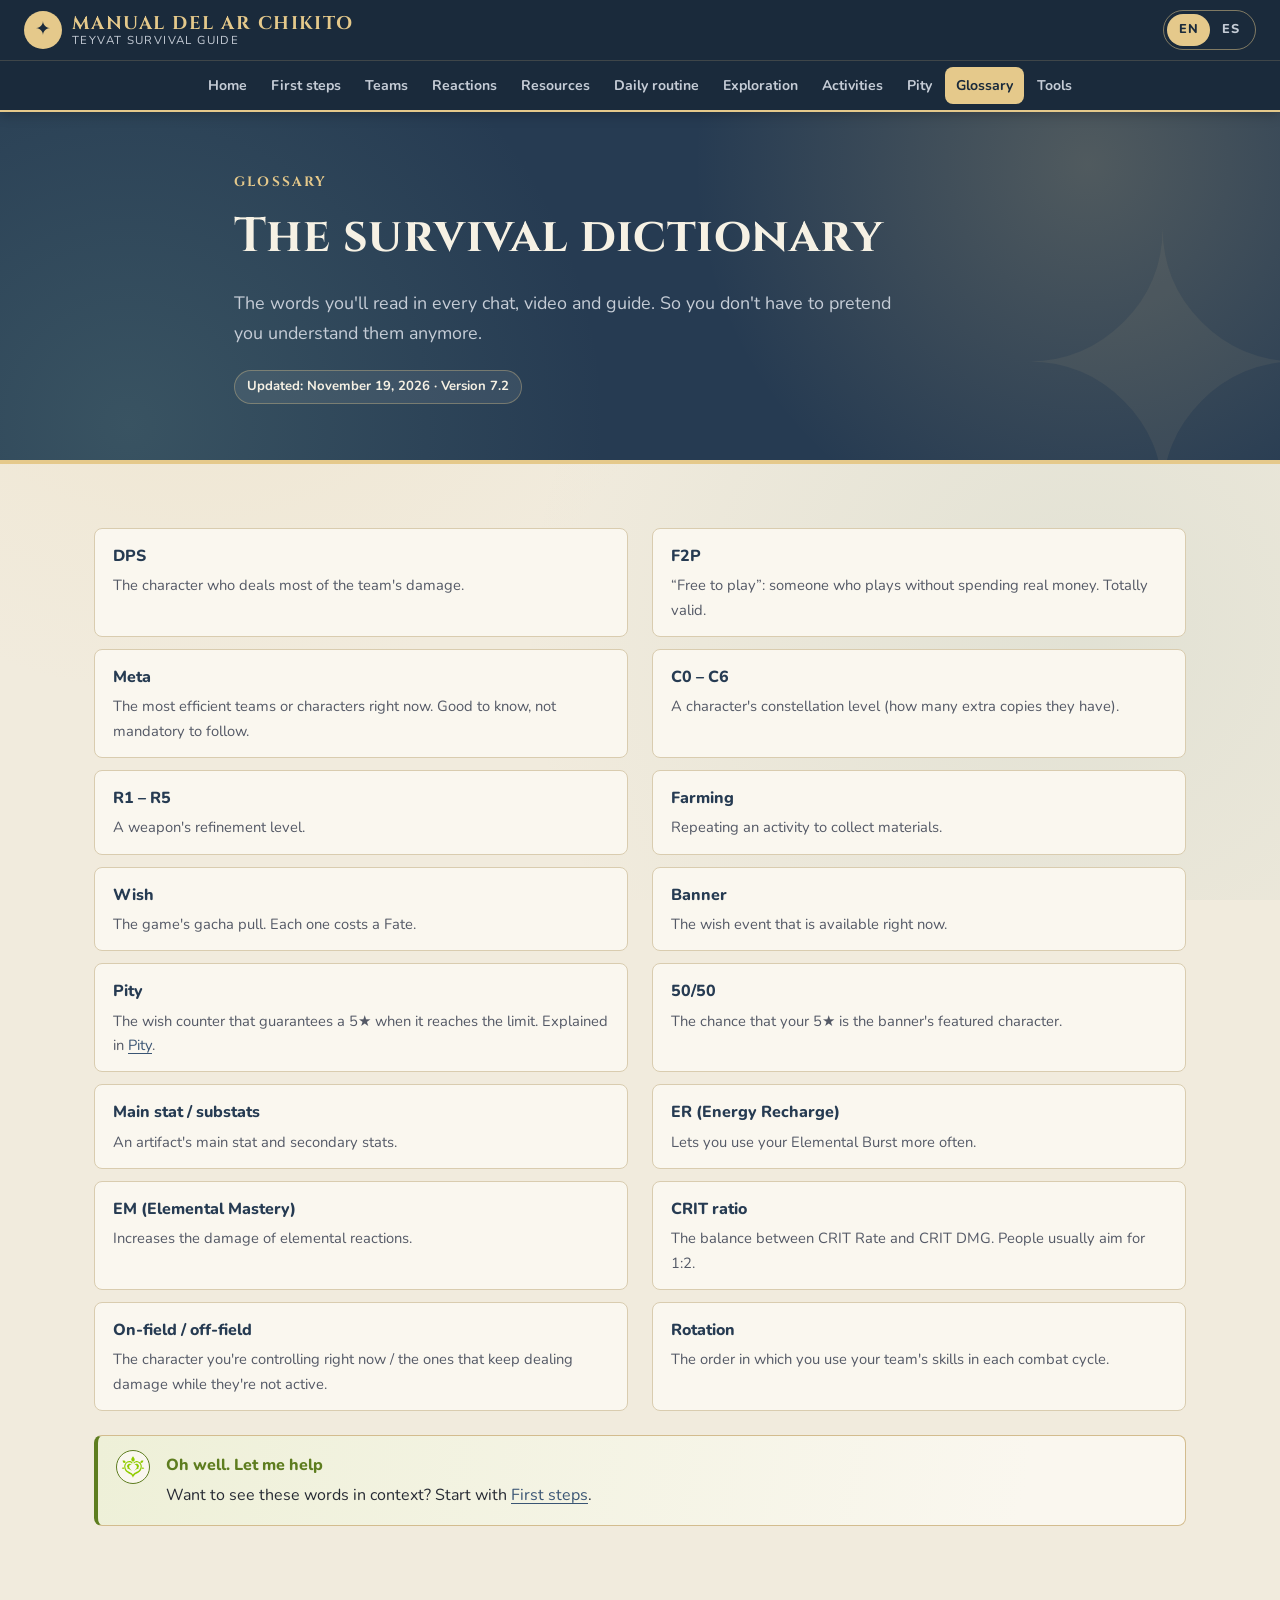
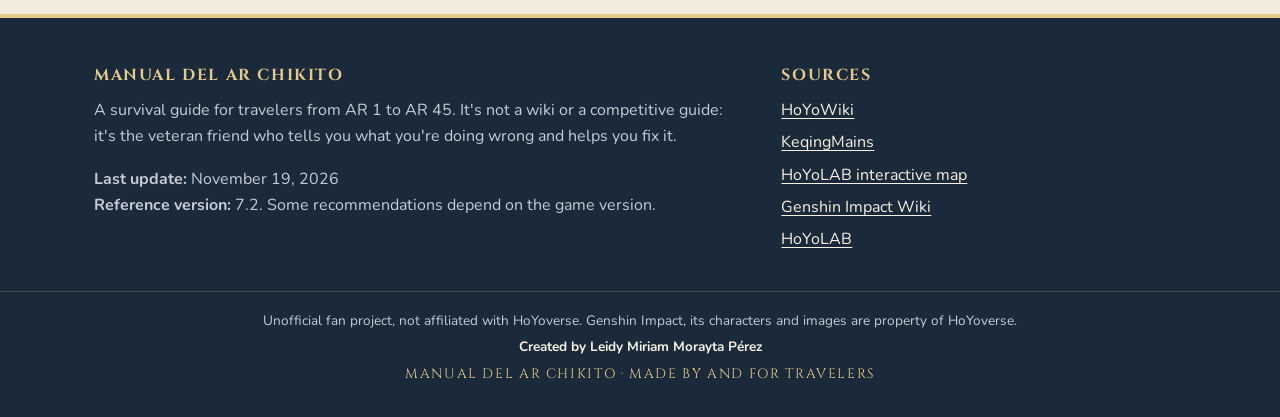
<file: pages/glosario.html>
<!DOCTYPE html>
<html lang="en">
<head>
    <meta charset="UTF-8">
    <meta name="viewport" content="width=device-width, initial-scale=1.0">
    <meta name="description" content="Genshin Impact glossary for beginners: DPS, F2P, meta, C6, R5, pity, 50/50, ER, EM and more.">
    <title>Glossary · Manual del AR Chikito</title>

    <link rel="preconnect" href="https://fonts.googleapis.com">
    <link rel="preconnect" href="https://fonts.gstatic.com" crossorigin>
    <link href="https://fonts.googleapis.com/css2?family=Cinzel:wght@500;700&family=Nunito:wght@400;600;700;800&display=swap" rel="stylesheet">

    <link rel="stylesheet" href="../css/styles.css">
    <link rel="stylesheet" href="../css/components.css">
    <link rel="stylesheet" href="../css/responsive.css">

    <script src="../js/storage.js"></script>
    <script src="../js/language.js"></script>
</head>
<body data-root="../" data-page="glosario"
      data-title-en="Glossary · Manual del AR Chikito"
      data-title-es="Glosario · Manual del AR Chikito">
    <a class="skip-link" href="#contenido"><span lang="en">Skip to content</span><span lang="es">Saltar al contenido</span></a>
    <header id="site-header" class="site-header"></header>

    <main id="contenido">
        <section class="page-hero" aria-labelledby="page-title">
            <div class="page-hero__inner page-hero__inner--single container">
                <div class="page-hero__content">
                    <span class="page-hero__eyebrow"><span lang="en">Glossary</span><span lang="es">Glosario</span></span>
                    <h1 id="page-title" class="page-hero__title">
                        <span lang="en">The survival dictionary</span>
                        <span lang="es">El diccionario de supervivencia</span>
                    </h1>
                    <p class="page-hero__lead">
                        <span lang="en">The words you'll read in every chat, video and guide. So you don't have to pretend you understand them anymore.</span>
                        <span lang="es">Las palabras que vas a leer en todos los chats, videos y guías. Para que ya no tengas que fingir que le entiendes.</span>
                    </p>
                    <div class="page-hero__meta">
                        <span class="meta-badge" data-last-update></span>
                    </div>
                </div>
            </div>
        </section>

        <section class="section" aria-labelledby="page-title">
            <div class="container">
                <dl class="glossary">
                    <div class="glossary__item">
                        <dt>DPS</dt>
                        <dd>
                            <span lang="en">The character who deals most of the team's damage.</span>
                            <span lang="es">El personaje que hace la mayor parte del daño del equipo.</span>
                        </dd>
                    </div>
                    <div class="glossary__item">
                        <dt>F2P</dt>
                        <dd>
                            <span lang="en">“Free to play”: someone who plays without spending real money. Totally valid.</span>
                            <span lang="es">«Free to play»: quien juega sin gastar dinero real. Totalmente válido.</span>
                        </dd>
                    </div>
                    <div class="glossary__item">
                        <dt>Meta</dt>
                        <dd>
                            <span lang="en">The most efficient teams or characters right now. Good to know, not mandatory to follow.</span>
                            <span lang="es">Los equipos o personajes más eficientes del momento. Útil de conocer, no obligatorio de seguir.</span>
                        </dd>
                    </div>
                    <div class="glossary__item">
                        <dt>C0 – C6</dt>
                        <dd>
                            <span lang="en">A character's constellation level (how many extra copies they have).</span>
                            <span lang="es">Nivel de constelación de un personaje (cuántas copias extra tiene).</span>
                        </dd>
                    </div>
                    <div class="glossary__item">
                        <dt>R1 – R5</dt>
                        <dd>
                            <span lang="en">A weapon's refinement level.</span>
                            <span lang="es">Nivel de refinamiento de un arma.</span>
                        </dd>
                    </div>
                    <div class="glossary__item">
                        <dt><span lang="en">Farming</span><span lang="es">Farmear</span></dt>
                        <dd>
                            <span lang="en">Repeating an activity to collect materials.</span>
                            <span lang="es">Repetir una actividad para juntar materiales.</span>
                        </dd>
                    </div>
                    <div class="glossary__item">
                        <dt><span lang="en">Wish</span><span lang="es">Deseo</span></dt>
                        <dd>
                            <span lang="en">The game's gacha pull. Each one costs a Fate.</span>
                            <span lang="es">La tirada del gachapón del juego. Cada una cuesta un Destino.</span>
                        </dd>
                    </div>
                    <div class="glossary__item">
                        <dt>Banner</dt>
                        <dd>
                            <span lang="en">The wish event that is available right now.</span>
                            <span lang="es">El gachapón (deseo) que está disponible en ese momento.</span>
                        </dd>
                    </div>
                    <div class="glossary__item">
                        <dt>Pity</dt>
                        <dd>
                            <span lang="en">The wish counter that guarantees a 5★ when it reaches the limit. Explained in <a href="pity.html">Pity</a>.</span>
                            <span lang="es">El contador de deseos que asegura un 5★ al llegar al límite. Lo explicamos en <a href="pity.html">El pity</a>.</span>
                        </dd>
                    </div>
                    <div class="glossary__item">
                        <dt>50/50</dt>
                        <dd>
                            <span lang="en">The chance that your 5★ is the banner's featured character.</span>
                            <span lang="es">La probabilidad de que tu 5★ sea el personaje promocional del banner.</span>
                        </dd>
                    </div>
                    <div class="glossary__item">
                        <dt><span lang="en">Main stat / substats</span><span lang="es">Main stat / sub stats</span></dt>
                        <dd>
                            <span lang="en">An artifact's main stat and secondary stats.</span>
                            <span lang="es">Estadística principal y estadísticas secundarias de un artefacto.</span>
                        </dd>
                    </div>
                    <div class="glossary__item">
                        <dt><span lang="en">ER (Energy Recharge)</span><span lang="es">ER (Recarga de Energía)</span></dt>
                        <dd>
                            <span lang="en">Lets you use your Elemental Burst more often.</span>
                            <span lang="es">Permite usar la habilidad definitiva más seguido.</span>
                        </dd>
                    </div>
                    <div class="glossary__item">
                        <dt><span lang="en">EM (Elemental Mastery)</span><span lang="es">EM (Maestría Elemental)</span></dt>
                        <dd>
                            <span lang="en">Increases the damage of elemental reactions.</span>
                            <span lang="es">Aumenta el daño de las reacciones elementales.</span>
                        </dd>
                    </div>
                    <div class="glossary__item">
                        <dt><span lang="en">CRIT ratio</span><span lang="es">Ratio de crítico</span></dt>
                        <dd>
                            <span lang="en">The balance between CRIT Rate and CRIT DMG. People usually aim for 1:2.</span>
                            <span lang="es">Equilibrio entre Prob. CRIT y Daño CRIT. Se suele buscar una proporción de 1:2.</span>
                        </dd>
                    </div>
                    <div class="glossary__item">
                        <dt><span lang="en">On-field / off-field</span><span lang="es">En campo / fuera de campo</span></dt>
                        <dd>
                            <span lang="en">The character you're controlling right now / the ones that keep dealing damage while they're not active.</span>
                            <span lang="es">El personaje que controlas en ese momento / los que siguen haciendo daño mientras no están activos.</span>
                        </dd>
                    </div>
                    <div class="glossary__item">
                        <dt><span lang="en">Rotation</span><span lang="es">Rotación</span></dt>
                        <dd>
                            <span lang="en">The order in which you use your team's skills in each combat cycle.</span>
                            <span lang="es">El orden en que usas las habilidades de tu equipo en cada ciclo de combate.</span>
                        </dd>
                    </div>
                </dl>

                <div class="callout callout--tip">
                    <strong class="callout__title"><span lang="en">Oh well. Let me help</span><span lang="es">Ni modo. A ver, te ayudo</span></strong>
                    <p>
                        <span lang="en">Want to see these words in context? Start with <a href="primeros-pasos.html">First steps</a>.</span>
                        <span lang="es">¿Quieres ver estas palabras en contexto? Empieza por <a href="primeros-pasos.html">Primeros pasos</a>.</span>
                    </p>
                </div>
            </div>
        </section>
    </main>

    <footer id="site-footer" class="site-footer"></footer>

    <script src="../data/site-content.js"></script>
    <script src="../js/main.js"></script>
</body>
</html>
</file>
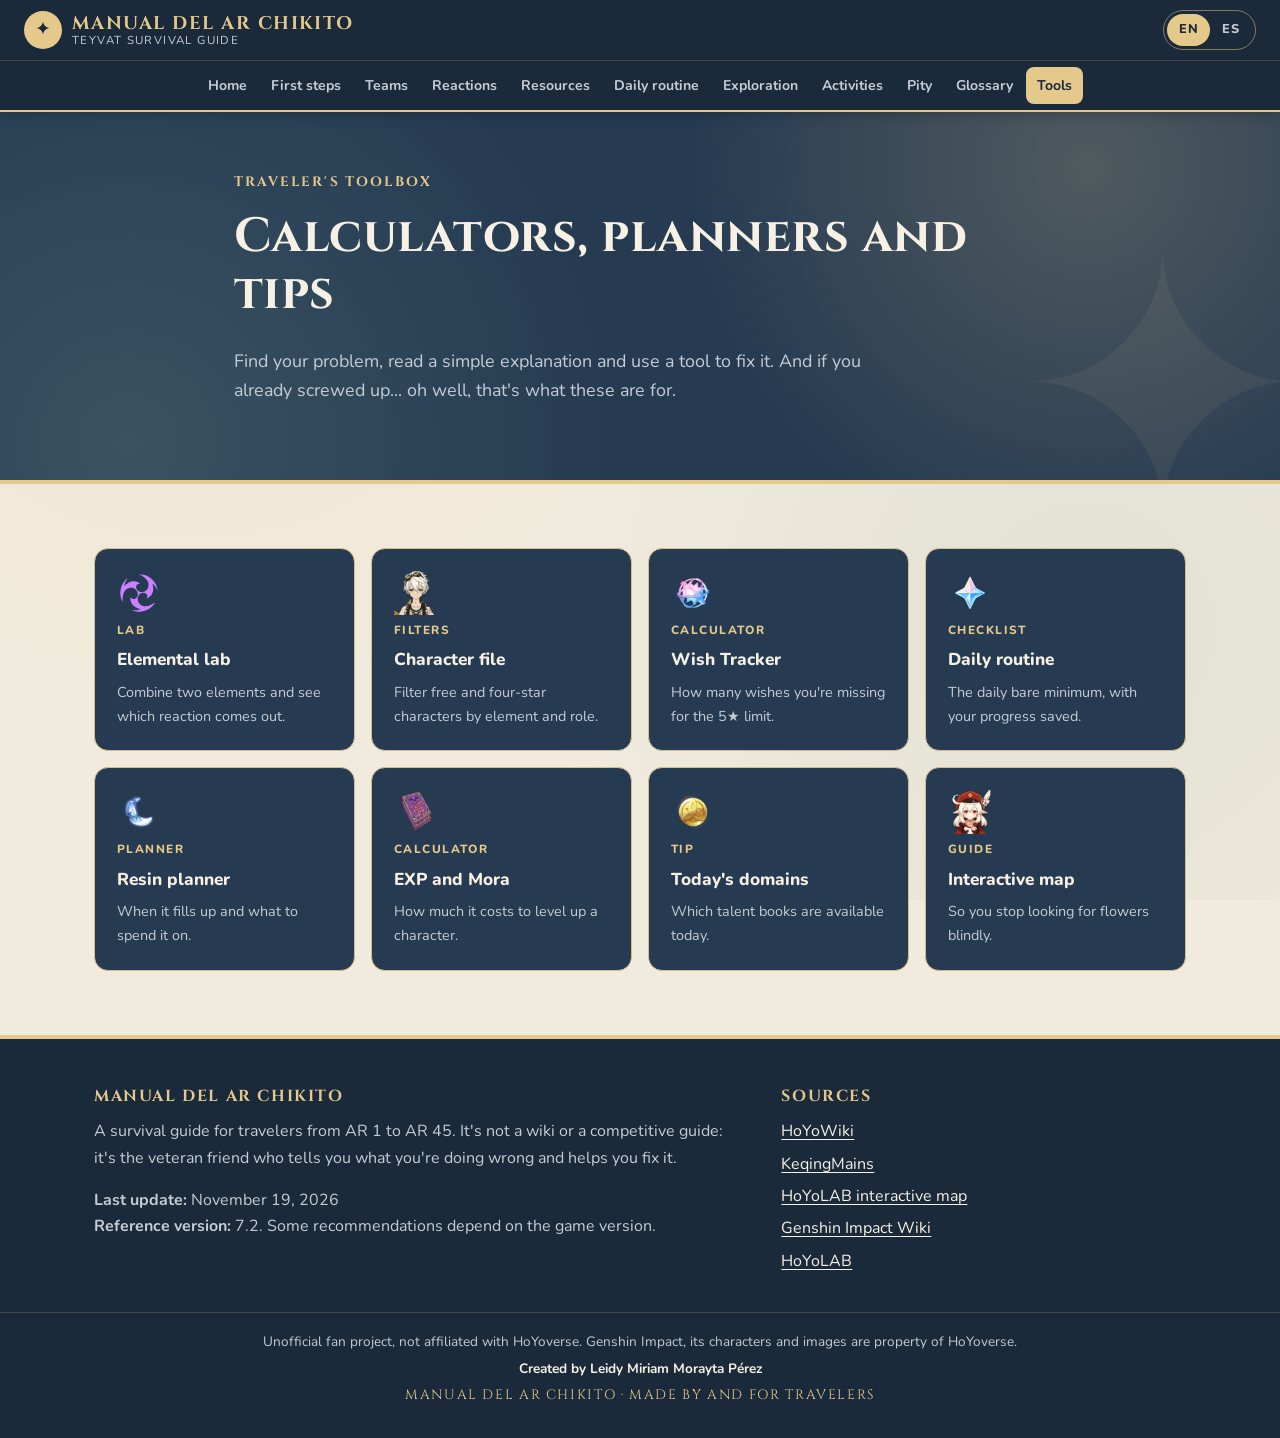
<file: pages/herramientas.html>
<!DOCTYPE html>
<html lang="en">
<head>
    <meta charset="UTF-8">
    <meta name="viewport" content="width=device-width, initial-scale=1.0">
    <meta name="description" content="Traveler's toolbox: elemental lab, character file, pity calculator, daily checklist, resin planner, EXP calculator, today's domains and interactive map.">
    <title>Tools · Manual del AR Chikito</title>

    <link rel="preconnect" href="https://fonts.googleapis.com">
    <link rel="preconnect" href="https://fonts.gstatic.com" crossorigin>
    <link href="https://fonts.googleapis.com/css2?family=Cinzel:wght@500;700&family=Nunito:wght@400;600;700;800&display=swap" rel="stylesheet">

    <link rel="stylesheet" href="../css/styles.css">
    <link rel="stylesheet" href="../css/components.css">
    <link rel="stylesheet" href="../css/responsive.css">

    <script src="../js/storage.js"></script>
    <script src="../js/language.js"></script>
</head>
<body data-root="../" data-page="herramientas"
      data-title-en="Tools · Manual del AR Chikito"
      data-title-es="Herramientas · Manual del AR Chikito">
    <a class="skip-link" href="#contenido"><span lang="en">Skip to content</span><span lang="es">Saltar al contenido</span></a>
    <header id="site-header" class="site-header"></header>

    <main id="contenido">
        <section class="page-hero" aria-labelledby="page-title">
            <div class="page-hero__inner page-hero__inner--single container">
                <div class="page-hero__content">
                    <span class="page-hero__eyebrow"><span lang="en">Traveler's toolbox</span><span lang="es">Caja de herramientas del viajero</span></span>
                    <h1 id="page-title" class="page-hero__title">
                        <span lang="en">Calculators, planners and tips</span>
                        <span lang="es">Calculadoras, planificadores y recomendaciones</span>
                    </h1>
                    <p class="page-hero__lead">
                        <span lang="en">Find your problem, read a simple explanation and use a tool to fix it. And if you already screwed up... oh well, that's what these are for.</span>
                        <span lang="es">Encuentra tu problema, lee una explicación sencilla y usa una herramienta para resolverlo. Y si ya la cagaste... ni modo, para eso están.</span>
                    </p>
                </div>
            </div>
        </section>

        <section class="section" aria-labelledby="page-title">
            <div class="container">
                <div class="tool-grid">
                    <a class="tool-link" href="reacciones.html#laboratorio">
                        <img src="../assets/icons/elements/electro.svg" alt="">
                        <span class="tool-link__type"><span lang="en">Lab</span><span lang="es">Laboratorio</span></span>
                        <span class="tool-link__title"><span lang="en">Elemental lab</span><span lang="es">Laboratorio elemental</span></span>
                        <span class="tool-link__text"><span lang="en">Combine two elements and see which reaction comes out.</span><span lang="es">Combina dos elementos y mira qué reacción sale.</span></span>
                    </a>
                    <a class="tool-link" href="equipos.html#fichero">
                        <img src="../assets/images/characters/bennett.webp" alt="">
                        <span class="tool-link__type"><span lang="en">Filters</span><span lang="es">Filtros</span></span>
                        <span class="tool-link__title"><span lang="en">Character file</span><span lang="es">Fichero de personajes</span></span>
                        <span class="tool-link__text"><span lang="en">Filter free and four-star characters by element and role.</span><span lang="es">Filtra personajes gratis y de cuatro estrellas por elemento y rol.</span></span>
                    </a>
                    <a class="tool-link" href="pity.html#calculadora">
                        <img src="../assets/icons/items/destino-entrelazado.webp" alt="">
                        <span class="tool-link__type"><span lang="en">Calculator</span><span lang="es">Calculadora</span></span>
                        <span class="tool-link__title">Wish Tracker</span>
                        <span class="tool-link__text"><span lang="en">How many wishes you're missing for the 5★ limit.</span><span lang="es">Cuántos deseos te faltan para el límite de 5★.</span></span>
                    </a>
                    <a class="tool-link" href="rutina.html#checklist-diaria">
                        <img src="../assets/icons/items/protogema.webp" alt="">
                        <span class="tool-link__type">Checklist</span>
                        <span class="tool-link__title"><span lang="en">Daily routine</span><span lang="es">Rutina diaria</span></span>
                        <span class="tool-link__text"><span lang="en">The daily bare minimum, with your progress saved.</span><span lang="es">Lo mínimo de cada día, con tu progreso guardado.</span></span>
                    </a>
                    <a class="tool-link" href="recursos.html#planificador-resina">
                        <img src="../assets/icons/items/resina-original.webp" alt="">
                        <span class="tool-link__type"><span lang="en">Planner</span><span lang="es">Planificador</span></span>
                        <span class="tool-link__title"><span lang="en">Resin planner</span><span lang="es">Planificador de resina</span></span>
                        <span class="tool-link__text"><span lang="en">When it fills up and what to spend it on.</span><span lang="es">Cuándo se llena y en qué gastarla.</span></span>
                    </a>
                    <a class="tool-link" href="recursos.html#calculadora-exp">
                        <img src="../assets/icons/items/libro-heroe.webp" alt="">
                        <span class="tool-link__type"><span lang="en">Calculator</span><span lang="es">Calculadora</span></span>
                        <span class="tool-link__title"><span lang="en">EXP and Mora</span><span lang="es">EXP y Mora</span></span>
                        <span class="tool-link__text"><span lang="en">How much it costs to level up a character.</span><span lang="es">Cuánto cuesta subir a un personaje.</span></span>
                    </a>
                    <a class="tool-link" href="actividades.html#dominios-hoy">
                        <img src="../assets/icons/items/mora.webp" alt="">
                        <span class="tool-link__type"><span lang="en">Tip</span><span lang="es">Recomendación</span></span>
                        <span class="tool-link__title"><span lang="en">Today's domains</span><span lang="es">Dominios de hoy</span></span>
                        <span class="tool-link__text"><span lang="en">Which talent books are available today.</span><span lang="es">Qué libros de talento abren hoy.</span></span>
                    </a>
                    <a class="tool-link" href="exploracion.html#mapa">
                        <img src="../assets/images/characters/klee.webp" alt="">
                        <span class="tool-link__type"><span lang="en">Guide</span><span lang="es">Guía</span></span>
                        <span class="tool-link__title"><span lang="en">Interactive map</span><span lang="es">Mapa interactivo</span></span>
                        <span class="tool-link__text"><span lang="en">So you stop looking for flowers blindly.</span><span lang="es">Para que dejes de buscar flores a ciegas.</span></span>
                    </a>
                </div>
            </div>
        </section>
    </main>

    <footer id="site-footer" class="site-footer"></footer>

    <script src="../data/site-content.js"></script>
    <script src="../js/main.js"></script>
</body>
</html>
</file>
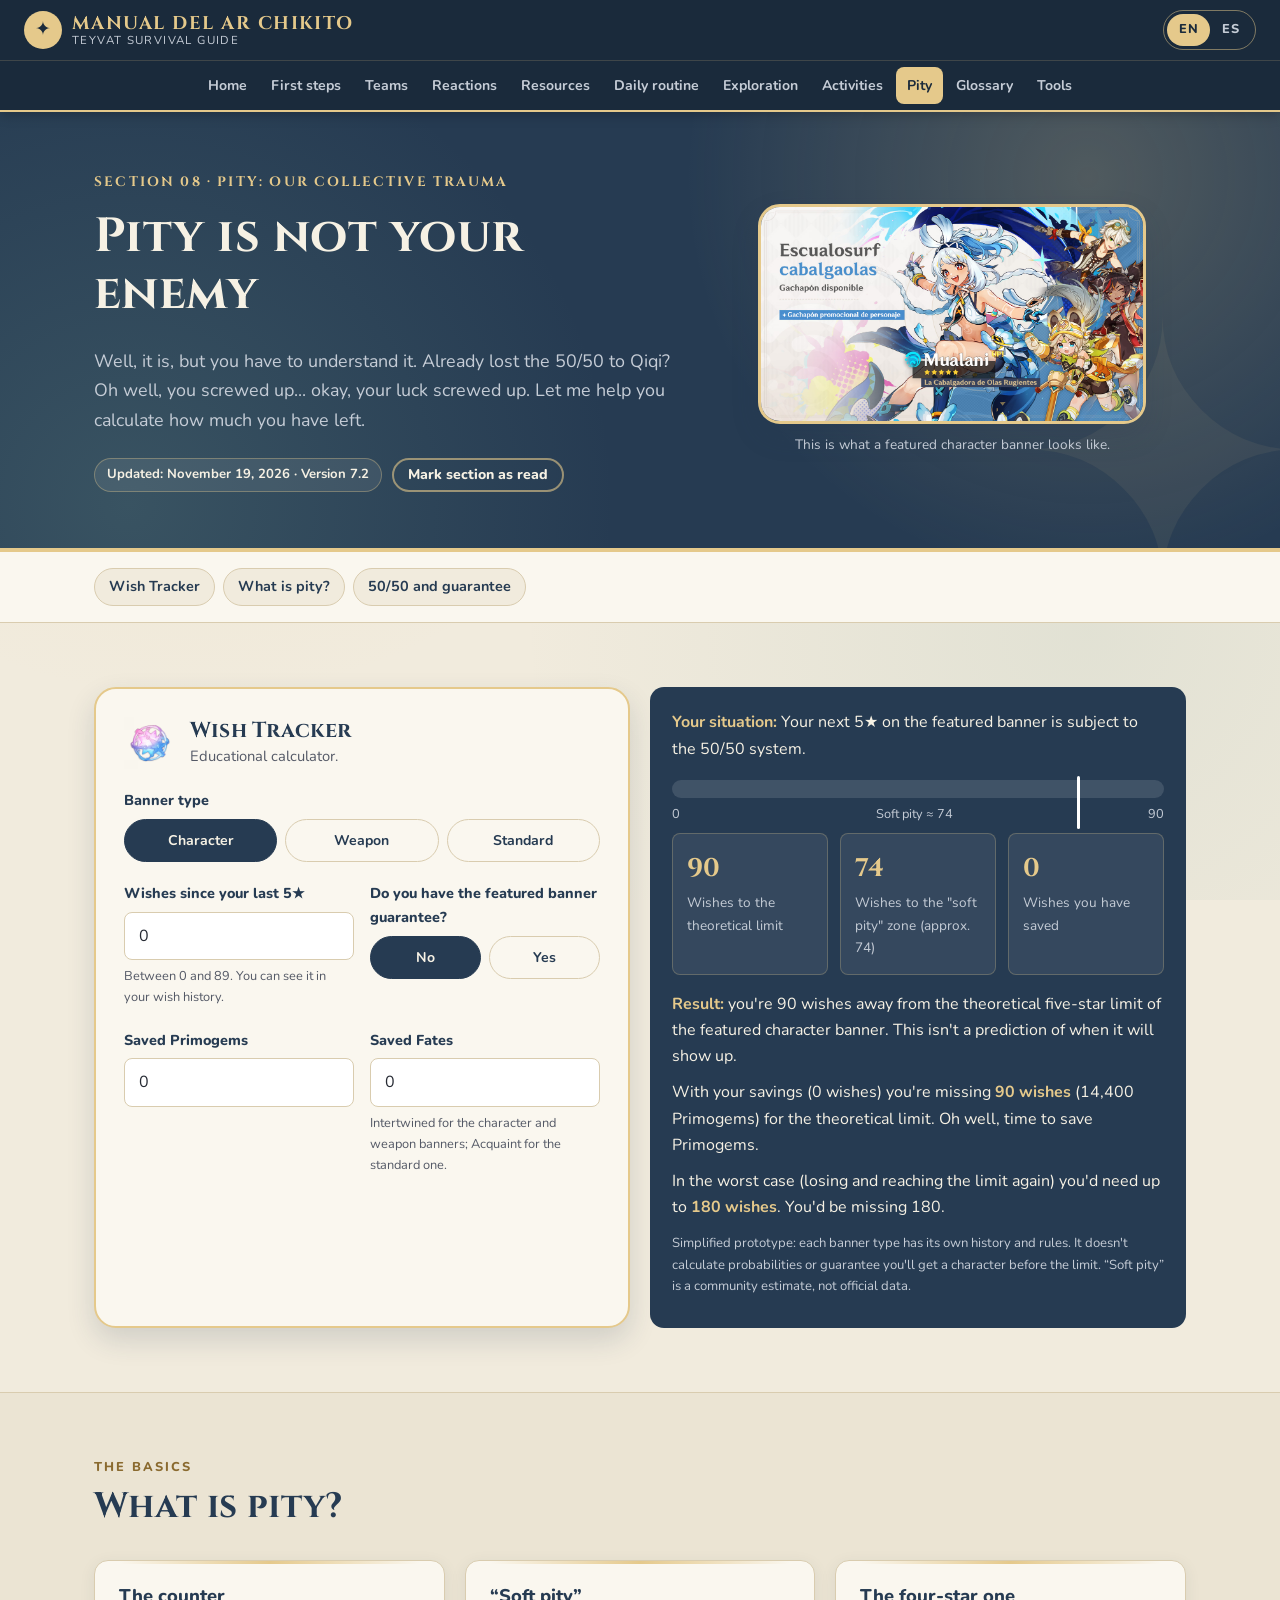
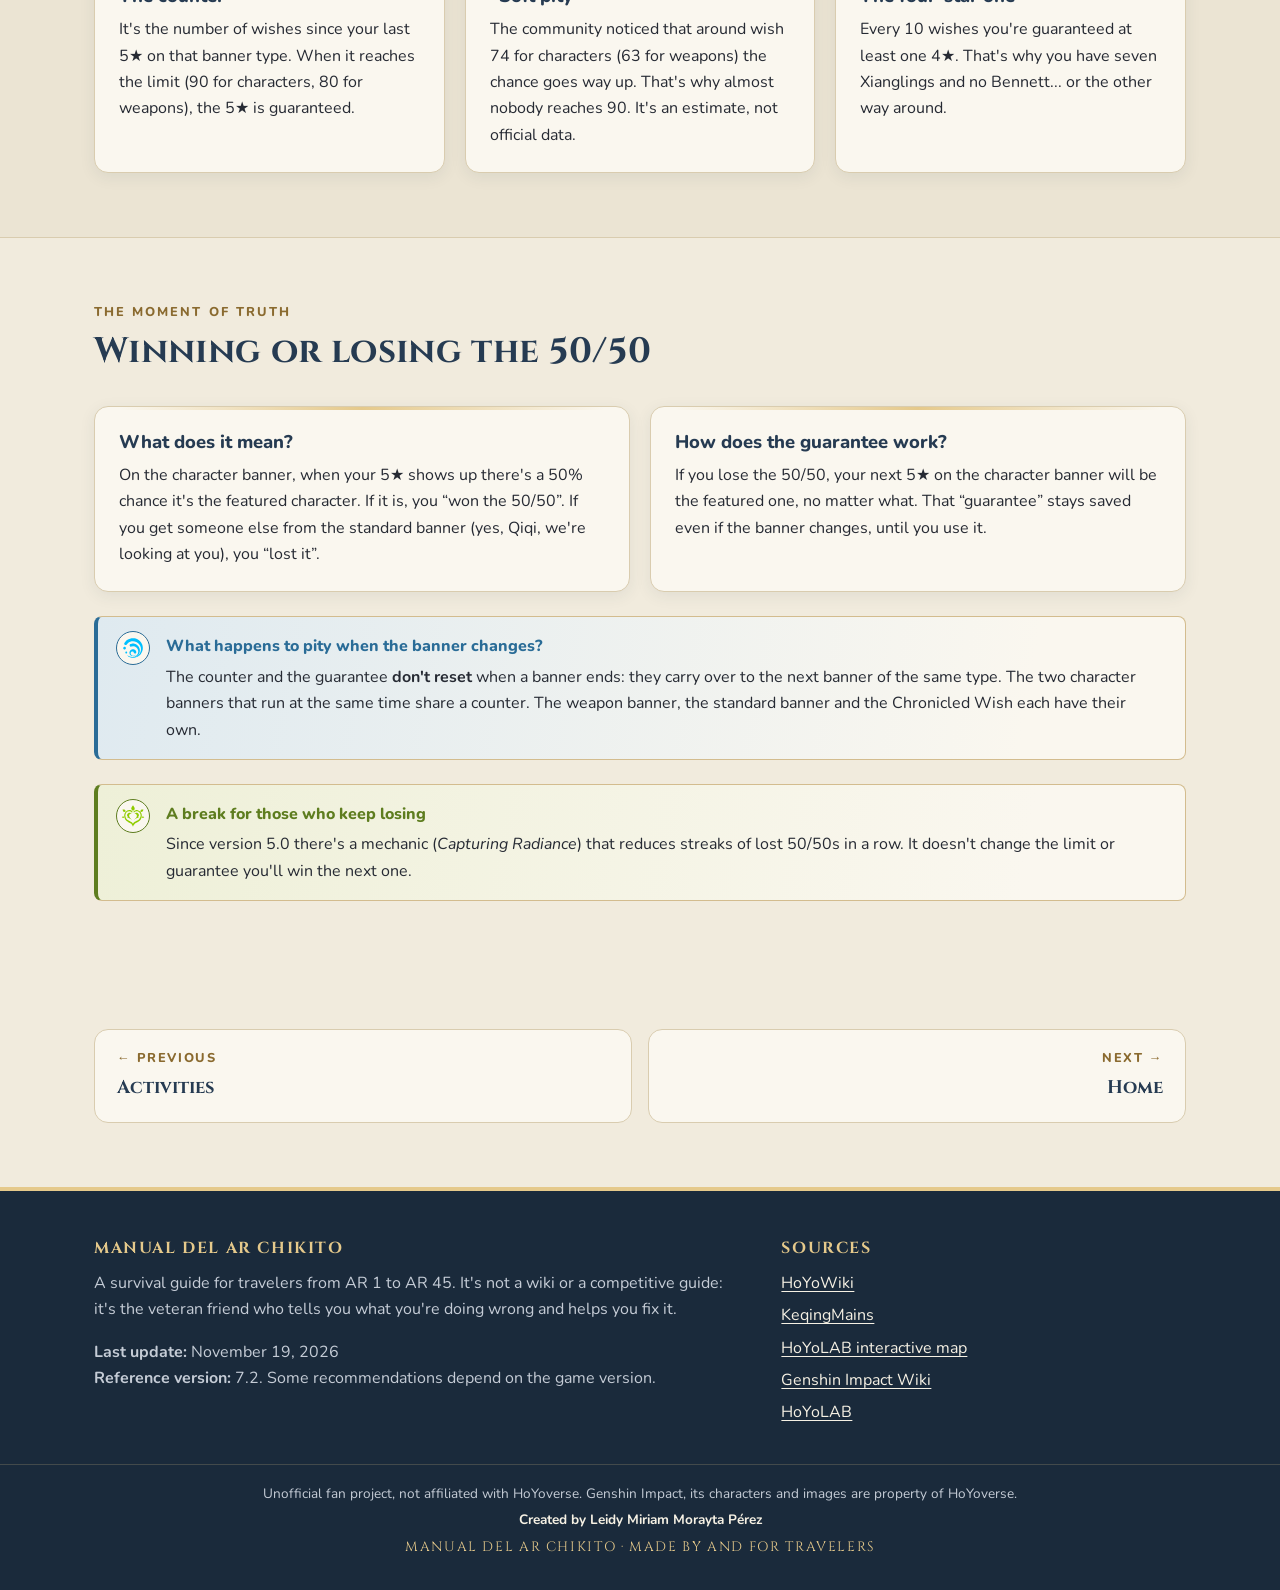
<file: pages/pity.html>
<!DOCTYPE html>
<html lang="en">
<head>
    <meta charset="UTF-8">
    <meta name="viewport" content="width=device-width, initial-scale=1.0">
    <meta name="description" content="Genshin Impact pity explained: an educational wish calculator, the 50/50 and the guarantee.">
    <title>Pity · Manual del AR Chikito</title>

    <link rel="preconnect" href="https://fonts.googleapis.com">
    <link rel="preconnect" href="https://fonts.gstatic.com" crossorigin>
    <link href="https://fonts.googleapis.com/css2?family=Cinzel:wght@500;700&family=Nunito:wght@400;600;700;800&display=swap" rel="stylesheet">

    <link rel="stylesheet" href="../css/styles.css">
    <link rel="stylesheet" href="../css/components.css">
    <link rel="stylesheet" href="../css/responsive.css">

    <script src="../js/storage.js"></script>
    <script src="../js/language.js"></script>
</head>
<body data-root="../" data-page="pity"
      data-title-en="Pity · Manual del AR Chikito"
      data-title-es="El pity · Manual del AR Chikito">
    <a class="skip-link" href="#contenido"><span lang="en">Skip to content</span><span lang="es">Saltar al contenido</span></a>
    <header id="site-header" class="site-header"></header>

    <main id="contenido">
        <section class="page-hero" aria-labelledby="page-title">
            <div class="page-hero__inner container">
                <div class="page-hero__content">
                    <span class="page-hero__eyebrow"><span lang="en">Section 08 · Pity: our collective trauma</span><span lang="es">Sección 08 · El pity: nuestro trauma colectivo</span></span>
                    <h1 id="page-title" class="page-hero__title">
                        <span lang="en">Pity is not your enemy</span>
                        <span lang="es">El pity no es tu enemigo</span>
                    </h1>
                    <p class="page-hero__lead">
                        <span lang="en">Well, it is, but you have to understand it. Already lost the 50/50 to Qiqi? Oh well, you screwed up... okay, your luck screwed up. Let me help you calculate how much you have left.</span>
                        <span lang="es">Bueno, sí, pero hay que entenderlo. ¿Ya perdiste el 50/50 contra Qiqi? Ni modo, ya la cagaste... bueno, la cagó tu suerte. A ver, te ayudo a calcular cuánto te falta.</span>
                    </p>
                    <div class="page-hero__meta">
                        <span class="meta-badge" data-last-update></span>
                        <button id="mark-read-button" class="button button--ghost button--small" type="button" aria-pressed="false"></button>
                    </div>
                </div>
                <figure class="page-hero__media">
                    <img src="../assets/images/banner-ejemplo.jpg"
                         alt="Example of a featured character banner: Mualani, a five-star, next to three four-star characters"
                         data-alt-en="Example of a featured character banner: Mualani, a five-star, next to three four-star characters"
                         data-alt-es="Ejemplo de banner promocional de personaje: Mualani, de cinco estrellas, junto a tres personajes de cuatro estrellas">
                    <figcaption class="page-hero__caption"><span lang="en">This is what a featured character banner looks like.</span><span lang="es">Así se ve un banner promocional de personaje.</span></figcaption>
                </figure>
            </div>
        </section>

        <nav class="page-toc" aria-label="On this page" data-aria-label-en="On this page" data-aria-label-es="En esta página">
            <div class="container">
                <ul class="page-toc__list">
                    <li><a class="page-toc__link" href="#calculadora">Wish Tracker</a></li>
                    <li><a class="page-toc__link" href="#que-es"><span lang="en">What is pity?</span><span lang="es">¿Qué es el pity?</span></a></li>
                    <li><a class="page-toc__link" href="#cincuenta"><span lang="en">50/50 and guarantee</span><span lang="es">50/50 y garantizado</span></a></li>
                </ul>
            </div>
        </nav>

        <!-- Calculadora -->
        <section id="calculadora" class="section" aria-labelledby="calculator-title">
            <div class="container">
                <div class="grid grid--2">
                    <div class="tool-card">
                        <div class="tool-card__header">
                            <img src="../assets/icons/items/destino-entrelazado.webp" alt="">
                            <div>
                                <h2 id="calculator-title" class="tool-card__title">Wish Tracker</h2>
                                <p class="tool-card__subtitle"><span lang="en">Educational calculator.</span><span lang="es">Calculadora educativa.</span></p>
                            </div>
                        </div>

                        <div class="form-field">
                            <span class="form-field__label" id="banner-label"><span lang="en">Banner type</span><span lang="es">Tipo de banner</span></span>
                            <div id="banner-selector" class="toggle-group" role="group" aria-labelledby="banner-label">
                                <button class="chip" type="button" data-banner="character" aria-pressed="true"><span lang="en">Character</span><span lang="es">Personaje</span></button>
                                <button class="chip" type="button" data-banner="weapon" aria-pressed="false"><span lang="en">Weapon</span><span lang="es">Armas</span></button>
                                <button class="chip" type="button" data-banner="standard" aria-pressed="false"><span lang="en">Standard</span><span lang="es">Permanente</span></button>
                            </div>
                        </div>

                        <div class="form-row">
                            <div class="form-field">
                                <label class="form-field__label" for="pulls-input"><span lang="en">Wishes since your last 5★</span><span lang="es">Deseos desde tu último 5★</span></label>
                                <input id="pulls-input" class="form-field__input" type="number" min="0" max="89" value="0">
                                <!-- El texto de ayuda y la pregunta del garantizado los escribe js/pity-calculator.js -->
                                <span id="pulls-hint" class="form-field__hint"></span>
                            </div>
                            <div id="guarantee-field" class="form-field">
                                <span id="guarantee-label" class="form-field__label"></span>
                                <div id="guarantee-selector" class="toggle-group" role="group" aria-labelledby="guarantee-label">
                                    <button class="chip" type="button" data-guarantee="no" aria-pressed="true">No</button>
                                    <button class="chip" type="button" data-guarantee="yes" aria-pressed="false"><span lang="en">Yes</span><span lang="es">Sí</span></button>
                                </div>
                            </div>
                        </div>

                        <div class="form-row">
                            <div class="form-field">
                                <label class="form-field__label" for="primogems-input"><span lang="en">Saved Primogems</span><span lang="es">Protogemas guardadas</span></label>
                                <input id="primogems-input" class="form-field__input" type="number" min="0" value="0">
                            </div>
                            <div class="form-field">
                                <label class="form-field__label" for="fates-input"><span lang="en">Saved Fates</span><span lang="es">Destinos guardados</span></label>
                                <input id="fates-input" class="form-field__input" type="number" min="0" value="0">
                                <span class="form-field__hint">
                                    <span lang="en">Intertwined for the character and weapon banners; Acquaint for the standard one.</span>
                                    <span lang="es">Entrelazados para personaje y armas; del encuentro para el permanente.</span>
                                </span>
                            </div>
                        </div>
                    </div>

                    <div class="result-panel">
                        <div id="pity-result" aria-live="polite"></div>
                        <p class="result-panel__note">
                            <span lang="en">Simplified prototype: each banner type has its own history and rules. It doesn't calculate probabilities or guarantee you'll get a character before the limit. “Soft pity” is a community estimate, not official data.</span>
                            <span lang="es">Prototipo simplificado: cada tipo de banner tiene su propio historial y reglas. No calcula probabilidades ni garantiza que obtendrás un personaje antes del límite. El «soft pity» es un dato estimado por la comunidad, no oficial.</span>
                        </p>
                    </div>
                </div>
            </div>
        </section>

        <!-- Qué es el pity -->
        <section id="que-es" class="section section--alt" aria-labelledby="what-title">
            <div class="container">
                <header class="section-header">
                    <span class="section-header__eyebrow"><span lang="en">The basics</span><span lang="es">Lo básico</span></span>
                    <h2 id="what-title" class="section-header__title"><span lang="en">What is pity?</span><span lang="es">¿Qué es el pity?</span></h2>
                </header>
                <div class="grid grid--3">
                    <article class="card">
                        <h3 class="card__title"><span lang="en">The counter</span><span lang="es">El contador</span></h3>
                        <p class="card__text">
                            <span lang="en">It's the number of wishes since your last 5★ on that banner type. When it reaches the limit (90 for characters, 80 for weapons), the 5★ is guaranteed.</span>
                            <span lang="es">Es el número de deseos que llevas desde tu último 5★ en ese tipo de banner. Cuando llega al límite (90 en personajes, 80 en armas), el 5★ está garantizado.</span>
                        </p>
                    </article>
                    <article class="card">
                        <h3 class="card__title"><span lang="en">“Soft pity”</span><span lang="es">El «soft pity»</span></h3>
                        <p class="card__text">
                            <span lang="en">The community noticed that around wish 74 for characters (63 for weapons) the chance goes way up. That's why almost nobody reaches 90. It's an estimate, not official data.</span>
                            <span lang="es">La comunidad observó que, cerca del deseo 74 en personajes (63 en armas), la probabilidad sube muchísimo. Por eso casi nadie llega al 90. Es un dato estimado, no oficial.</span>
                        </p>
                    </article>
                    <article class="card">
                        <h3 class="card__title"><span lang="en">The four-star one</span><span lang="es">El de cuatro estrellas</span></h3>
                        <p class="card__text">
                            <span lang="en">Every 10 wishes you're guaranteed at least one 4★. That's why you have seven Xianglings and no Bennett... or the other way around.</span>
                            <span lang="es">Cada 10 deseos tienes garantizado al menos un 4★. Es la razón por la que tienes siete Xiangling y ningún Bennett... o al revés.</span>
                        </p>
                    </article>
                </div>
            </div>
        </section>

        <!-- 50/50 -->
        <section id="cincuenta" class="section" aria-labelledby="fifty-title">
            <div class="container">
                <header class="section-header">
                    <span class="section-header__eyebrow"><span lang="en">The moment of truth</span><span lang="es">El momento de la verdad</span></span>
                    <h2 id="fifty-title" class="section-header__title"><span lang="en">Winning or losing the 50/50</span><span lang="es">Ganar o perder el 50/50</span></h2>
                </header>
                <div class="grid grid--2">
                    <article class="card">
                        <h3 class="card__title"><span lang="en">What does it mean?</span><span lang="es">¿Qué significa?</span></h3>
                        <p class="card__text">
                            <span lang="en">On the character banner, when your 5★ shows up there's a 50% chance it's the featured character. If it is, you “won the 50/50”. If you get someone else from the standard banner (yes, Qiqi, we're looking at you), you “lost it”.</span>
                            <span lang="es">En el banner de personaje, cuando sale tu 5★ hay un 50 % de probabilidad de que sea el personaje promocional. Si lo es, «ganaste el 50/50». Si sale otro del banner permanente (sí, Qiqi, te estamos viendo), «lo perdiste».</span>
                        </p>
                    </article>
                    <article class="card">
                        <h3 class="card__title"><span lang="en">How does the guarantee work?</span><span lang="es">¿Cómo funciona el garantizado?</span></h3>
                        <p class="card__text">
                            <span lang="en">If you lose the 50/50, your next 5★ on the character banner will be the featured one, no matter what. That “guarantee” stays saved even if the banner changes, until you use it.</span>
                            <span lang="es">Si pierdes el 50/50, tu siguiente 5★ en el banner de personaje será el promocional, sí o sí. Ese «garantizado» se queda guardado aunque cambie el banner, hasta que lo uses.</span>
                        </p>
                    </article>
                </div>
                <div class="callout callout--note">
                    <strong class="callout__title"><span lang="en">What happens to pity when the banner changes?</span><span lang="es">¿Qué ocurre con el pity al cambiar de banner?</span></strong>
                    <p>
                        <span lang="en">The counter and the guarantee <strong>don't reset</strong> when a banner ends: they carry over to the next banner of the same type. The two character banners that run at the same time share a counter. The weapon banner, the standard banner and the Chronicled Wish each have their own.</span>
                        <span lang="es">El contador y el garantizado <strong>no se reinician</strong> cuando termina un banner: pasan al siguiente banner del mismo tipo. Los dos banners de personaje que salen al mismo tiempo comparten contador. El banner de armas, el permanente y el Deseo cronológico tienen cada uno su propio contador.</span>
                    </p>
                </div>
                <div class="callout callout--tip">
                    <strong class="callout__title"><span lang="en">A break for those who keep losing</span><span lang="es">Un respiro para los que pierden seguido</span></strong>
                    <p>
                        <span lang="en">Since version 5.0 there's a mechanic (<em>Capturing Radiance</em>) that reduces streaks of lost 50/50s in a row. It doesn't change the limit or guarantee you'll win the next one.</span>
                        <span lang="es">Desde la versión 5.0 existe un mecanismo (en inglés, <em>Capturing Radiance</em>) que reduce las rachas de 50/50 perdidos seguidos. No cambia el límite ni garantiza que ganarás el siguiente.</span>
                    </p>
                </div>
            </div>
        </section>

        <nav id="section-pagination" class="section-pagination container" aria-label="Sections" data-aria-label-en="Section navigation" data-aria-label-es="Navegación entre secciones"></nav>
    </main>

    <footer id="site-footer" class="site-footer"></footer>

    <script src="../data/site-content.js"></script>
    <script src="../js/main.js"></script>
    <script src="../js/pity-calculator.js"></script>
</body>
</html>
</file>
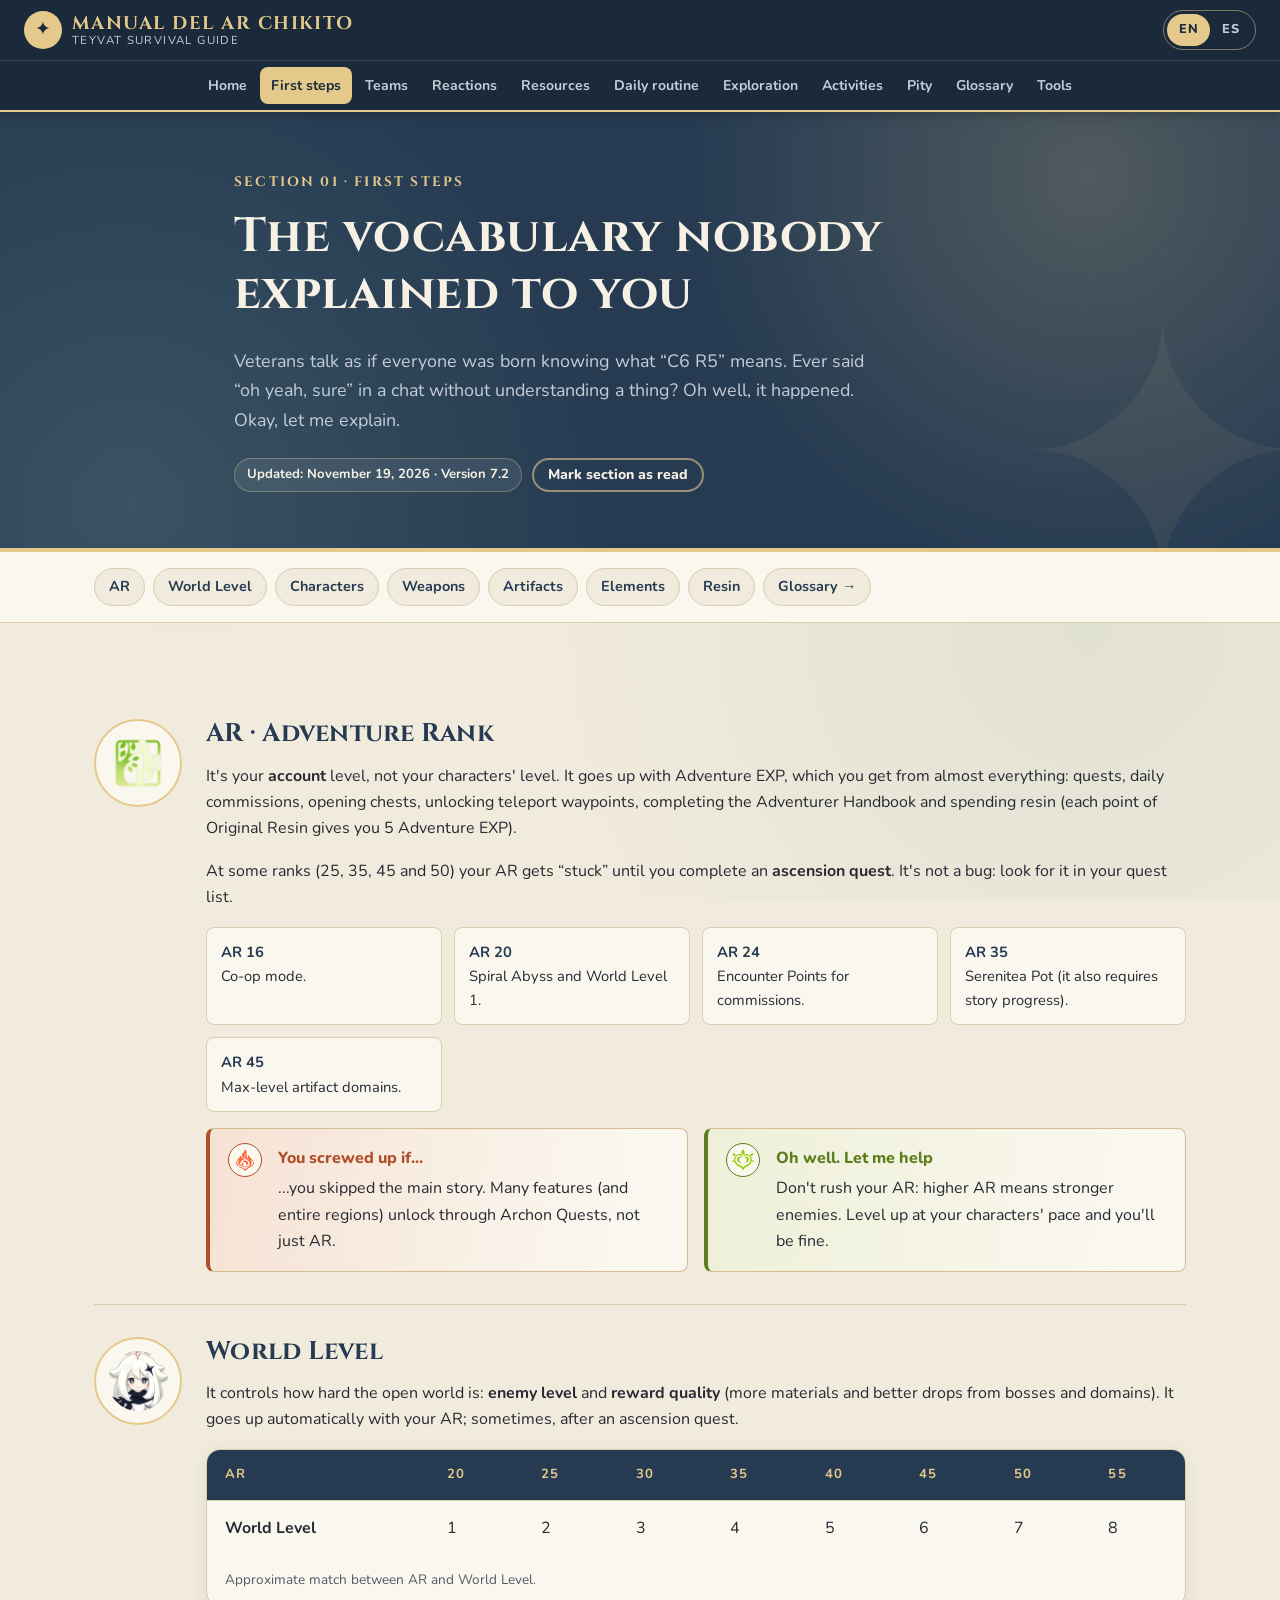
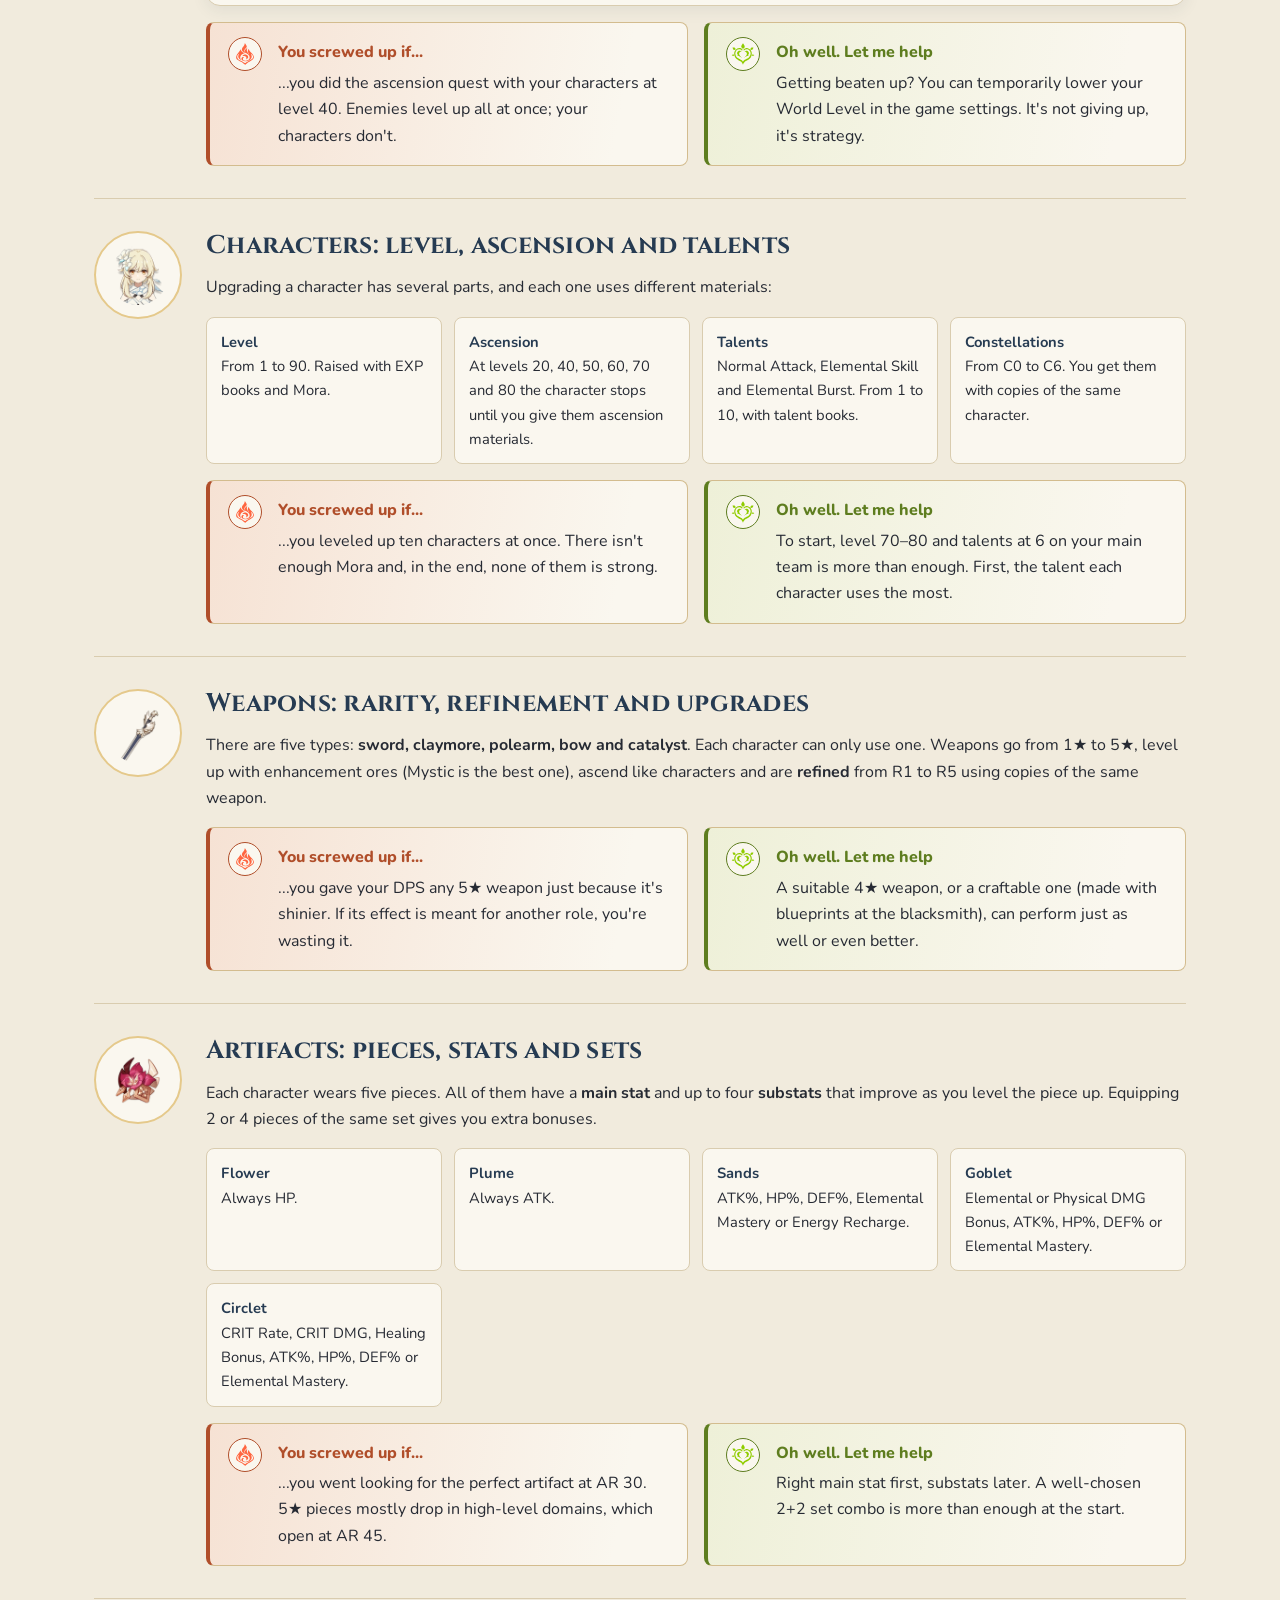
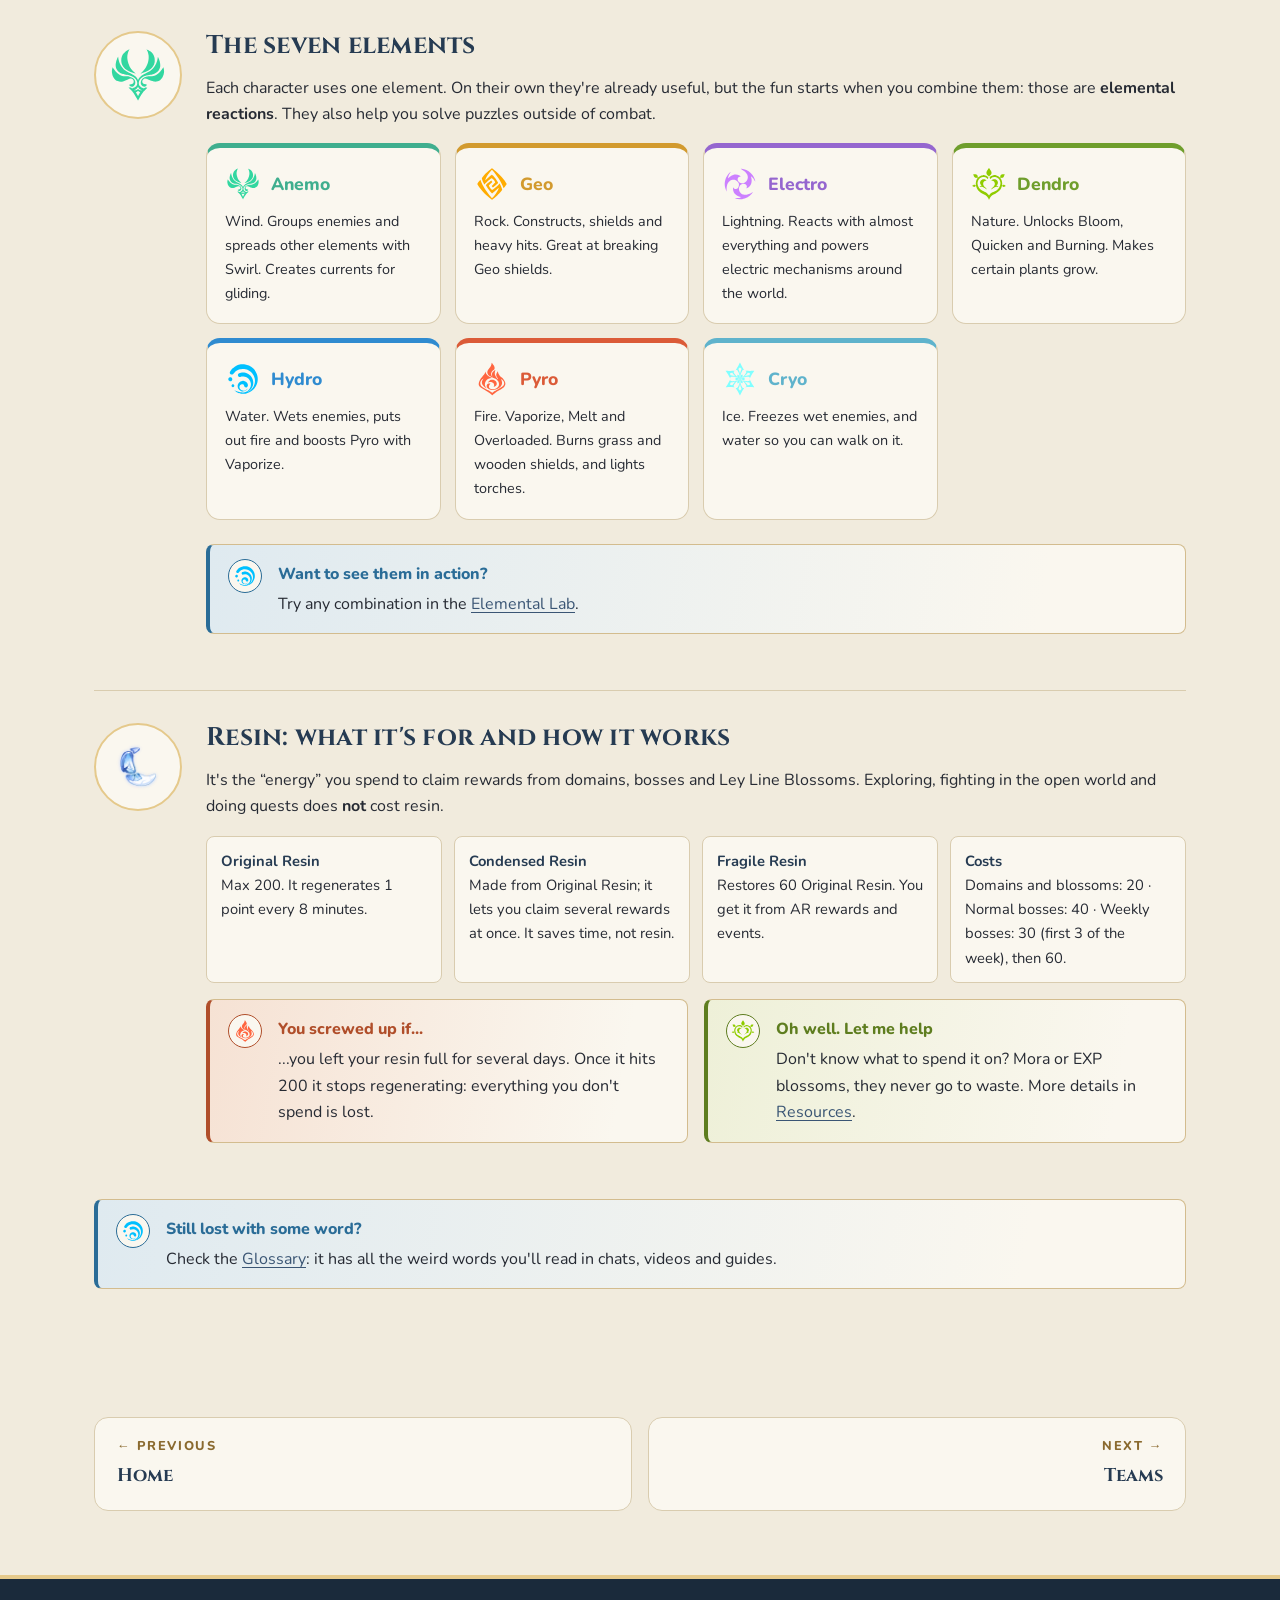
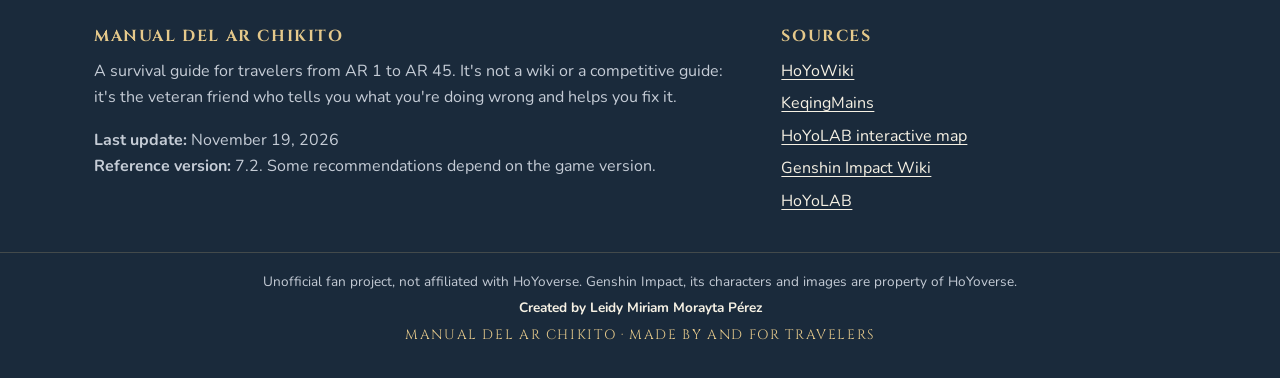
<file: pages/primeros-pasos.html>
<!DOCTYPE html>
<html lang="en">
<head>
    <meta charset="UTF-8">
    <meta name="viewport" content="width=device-width, initial-scale=1.0">
    <meta name="description" content="First steps in Genshin Impact: AR, World Level, characters, weapons, artifacts, elements and resin explained without jargon.">
    <title>First steps · Manual del AR Chikito</title>

    <link rel="preconnect" href="https://fonts.googleapis.com">
    <link rel="preconnect" href="https://fonts.gstatic.com" crossorigin>
    <link href="https://fonts.googleapis.com/css2?family=Cinzel:wght@500;700&family=Nunito:wght@400;600;700;800&display=swap" rel="stylesheet">

    <link rel="stylesheet" href="../css/styles.css">
    <link rel="stylesheet" href="../css/components.css">
    <link rel="stylesheet" href="../css/responsive.css">

    <script src="../js/storage.js"></script>
    <script src="../js/language.js"></script>
</head>
<body data-root="../" data-page="primeros-pasos"
      data-title-en="First steps · Manual del AR Chikito"
      data-title-es="Primeros pasos · Manual del AR Chikito">
    <a class="skip-link" href="#contenido"><span lang="en">Skip to content</span><span lang="es">Saltar al contenido</span></a>
    <header id="site-header" class="site-header"></header>

    <main id="contenido">
        <section class="page-hero" aria-labelledby="page-title">
            <div class="page-hero__inner page-hero__inner--single container">
                <div class="page-hero__content">
                    <span class="page-hero__eyebrow"><span lang="en">Section 01 · First steps</span><span lang="es">Sección 01 · Primeros pasos</span></span>
                    <h1 id="page-title" class="page-hero__title">
                        <span lang="en">The vocabulary nobody explained to you</span>
                        <span lang="es">El vocabulario que nadie te explicó</span>
                    </h1>
                    <p class="page-hero__lead">
                        <span lang="en">Veterans talk as if everyone was born knowing what “C6 R5” means. Ever said “oh yeah, sure” in a chat without understanding a thing? Oh well, it happened. Okay, let me explain.</span>
                        <span lang="es">Los veteranos hablamos como si todos hubieran nacido sabiendo qué es «C6 R5». ¿Alguna vez dijiste «ah, sí, claro» en un chat sin entender nada? Ni modo, ya pasó. A ver, te explico.</span>
                    </p>
                    <div class="page-hero__meta">
                        <span class="meta-badge" data-last-update></span>
                        <button id="mark-read-button" class="button button--ghost button--small" type="button" aria-pressed="false"></button>
                    </div>
                </div>
            </div>
        </section>

        <nav class="page-toc" aria-label="On this page" data-aria-label-en="On this page" data-aria-label-es="En esta página">
            <div class="container">
                <ul class="page-toc__list">
                    <li><a class="page-toc__link" href="#ar">AR</a></li>
                    <li><a class="page-toc__link" href="#nivel-mundo"><span lang="en">World Level</span><span lang="es">Nivel del mundo</span></a></li>
                    <li><a class="page-toc__link" href="#personajes"><span lang="en">Characters</span><span lang="es">Personajes</span></a></li>
                    <li><a class="page-toc__link" href="#armas"><span lang="en">Weapons</span><span lang="es">Armas</span></a></li>
                    <li><a class="page-toc__link" href="#artefactos"><span lang="en">Artifacts</span><span lang="es">Artefactos</span></a></li>
                    <li><a class="page-toc__link" href="#elementos"><span lang="en">Elements</span><span lang="es">Elementos</span></a></li>
                    <li><a class="page-toc__link" href="#resina"><span lang="en">Resin</span><span lang="es">Resina</span></a></li>
                    <li><a class="page-toc__link" href="glosario.html"><span lang="en">Glossary →</span><span lang="es">Glosario →</span></a></li>
                </ul>
            </div>
        </nav>

        <section class="section" aria-labelledby="page-title">
            <div class="container">

                <!-- AR -->
                <article id="ar" class="topic">
                    <img class="topic__icon" src="../assets/icons/items/exp-aventura.webp" alt="">
                    <div class="topic__body">
                        <h2 class="topic__title"><span lang="en">AR · Adventure Rank</span><span lang="es">AR · Rango de Aventura</span></h2>
                        <p>
                            <span lang="en">It's your <strong>account</strong> level, not your characters' level. It goes up with Adventure EXP, which you get from almost everything: quests, daily commissions, opening chests, unlocking teleport waypoints, completing the Adventurer Handbook and spending resin (each point of Original Resin gives you 5 Adventure EXP).</span>
                            <span lang="es">Es el nivel de tu <strong>cuenta</strong>, no de tus personajes. Sube con EXP de aventura, que consigues con casi todo: misiones, comisiones diarias, abrir cofres, activar teletransportadores, completar el Manual del aventurero y gastar resina (cada punto de Resina original te da 5 de EXP de aventura).</span>
                        </p>
                        <p>
                            <span lang="en">At some ranks (25, 35, 45 and 50) your AR gets “stuck” until you complete an <strong>ascension quest</strong>. It's not a bug: look for it in your quest list.</span>
                            <span lang="es">En algunos rangos (25, 35, 45 y 50) el AR se «atora» hasta que completas una <strong>misión de ascenso</strong>. No es un error del juego: búscala en tu lista de misiones.</span>
                        </p>
                        <ul class="stat-list" aria-label="What AR unlocks" data-aria-label-en="What AR unlocks" data-aria-label-es="Qué desbloquea el AR">
                            <li><strong>AR 16</strong> <span lang="en">Co-op mode.</span><span lang="es">Modo cooperativo.</span></li>
                            <li><strong>AR 20</strong> <span lang="en">Spiral Abyss and World Level 1.</span><span lang="es">Abismo de la Espiral y nivel del mundo 1.</span></li>
                            <li><strong>AR 24</strong> <span lang="en">Encounter Points for commissions.</span><span lang="es">Puntos de encuentro para las comisiones.</span></li>
                            <li><strong>AR 35</strong> <span lang="en">Serenitea Pot (it also requires story progress).</span><span lang="es">Tetera de Serenidad (también pide avanzar en la historia).</span></li>
                            <li><strong>AR 45</strong> <span lang="en">Max-level artifact domains.</span><span lang="es">Dominios de artefactos de nivel máximo.</span></li>
                        </ul>
                        <div class="topic__columns">
                            <div class="callout callout--warning">
                                <strong class="callout__title"><span lang="en">You screwed up if...</span><span lang="es">Ya la cagaste si...</span></strong>
                                <p>
                                    <span lang="en">...you skipped the main story. Many features (and entire regions) unlock through Archon Quests, not just AR.</span>
                                    <span lang="es">te saltaste la historia principal. Muchas funciones (y regiones enteras) se desbloquean con misiones del Arconte, no solo con AR.</span>
                                </p>
                            </div>
                            <div class="callout callout--tip">
                                <strong class="callout__title"><span lang="en">Oh well. Let me help</span><span lang="es">Ni modo. A ver, te ayudo</span></strong>
                                <p>
                                    <span lang="en">Don't rush your AR: higher AR means stronger enemies. Level up at your characters' pace and you'll be fine.</span>
                                    <span lang="es">No corras para subir de AR: más AR significa enemigos más fuertes. Sube al ritmo de tus personajes y vas a estar bien.</span>
                                </p>
                            </div>
                        </div>
                    </div>
                </article>

                <!-- Nivel del mundo -->
                <article id="nivel-mundo" class="topic">
                    <img class="topic__icon" src="../assets/images/characters/paimon.webp" alt="">
                    <div class="topic__body">
                        <h2 class="topic__title"><span lang="en">World Level</span><span lang="es">Nivel del mundo</span></h2>
                        <p>
                            <span lang="en">It controls how hard the open world is: <strong>enemy level</strong> and <strong>reward quality</strong> (more materials and better drops from bosses and domains). It goes up automatically with your AR; sometimes, after an ascension quest.</span>
                            <span lang="es">Controla la dificultad del mundo abierto: el <strong>nivel de los enemigos</strong> y la <strong>calidad de las recompensas</strong> (más materiales y mejores botines de jefes y dominios). Sube automáticamente con tu AR; algunas veces, después de una misión de ascenso.</span>
                        </p>
                        <div class="table-wrapper">
                            <table class="data-table">
                                <caption><span lang="en">Approximate match between AR and World Level.</span><span lang="es">Equivalencia aproximada entre AR y nivel del mundo.</span></caption>
                                <thead>
                                    <tr>
                                        <th scope="col">AR</th>
                                        <th scope="col">20</th>
                                        <th scope="col">25</th>
                                        <th scope="col">30</th>
                                        <th scope="col">35</th>
                                        <th scope="col">40</th>
                                        <th scope="col">45</th>
                                        <th scope="col">50</th>
                                        <th scope="col">55</th>
                                    </tr>
                                </thead>
                                <tbody>
                                    <tr>
                                        <th scope="row"><span lang="en">World Level</span><span lang="es">Nivel del mundo</span></th>
                                        <td>1</td>
                                        <td>2</td>
                                        <td>3</td>
                                        <td>4</td>
                                        <td>5</td>
                                        <td>6</td>
                                        <td>7</td>
                                        <td>8</td>
                                    </tr>
                                </tbody>
                            </table>
                        </div>
                        <div class="topic__columns">
                            <div class="callout callout--warning">
                                <strong class="callout__title"><span lang="en">You screwed up if...</span><span lang="es">Ya la cagaste si...</span></strong>
                                <p>
                                    <span lang="en">...you did the ascension quest with your characters at level 40. Enemies level up all at once; your characters don't.</span>
                                    <span lang="es">hiciste la misión de ascenso con tus personajes en nivel 40. Los enemigos suben de golpe; tus personajes, no.</span>
                                </p>
                            </div>
                            <div class="callout callout--tip">
                                <strong class="callout__title"><span lang="en">Oh well. Let me help</span><span lang="es">Ni modo. A ver, te ayudo</span></strong>
                                <p>
                                    <span lang="en">Getting beaten up? You can temporarily lower your World Level in the game settings. It's not giving up, it's strategy.</span>
                                    <span lang="es">¿Te están pateando? Puedes bajar el nivel del mundo temporalmente desde los ajustes del juego. No es rendirse, es estrategia.</span>
                                </p>
                            </div>
                        </div>
                    </div>
                </article>

                <!-- Personajes -->
                <article id="personajes" class="topic">
                    <img class="topic__icon" src="../assets/images/characters/viajero.webp" alt="">
                    <div class="topic__body">
                        <h2 class="topic__title"><span lang="en">Characters: level, ascension and talents</span><span lang="es">Personajes: nivel, ascensión y talentos</span></h2>
                        <p>
                            <span lang="en">Upgrading a character has several parts, and each one uses different materials:</span>
                            <span lang="es">Mejorar a un personaje tiene varias partes, y cada una usa materiales distintos:</span>
                        </p>
                        <ul class="stat-list">
                            <li>
                                <strong><span lang="en">Level</span><span lang="es">Nivel</span></strong>
                                <span lang="en">From 1 to 90. Raised with EXP books and Mora.</span>
                                <span lang="es">Del 1 al 90. Se sube con libros de EXP y Mora.</span>
                            </li>
                            <li>
                                <strong><span lang="en">Ascension</span><span lang="es">Ascensión</span></strong>
                                <span lang="en">At levels 20, 40, 50, 60, 70 and 80 the character stops until you give them ascension materials.</span>
                                <span lang="es">En los niveles 20, 40, 50, 60, 70 y 80 el personaje se detiene hasta que le das materiales de ascensión.</span>
                            </li>
                            <li>
                                <strong><span lang="en">Talents</span><span lang="es">Talentos</span></strong>
                                <span lang="en">Normal Attack, Elemental Skill and Elemental Burst. From 1 to 10, with talent books.</span>
                                <span lang="es">Ataque normal, Habilidad elemental y Habilidad definitiva. Del 1 al 10, con libros de talento.</span>
                            </li>
                            <li>
                                <strong><span lang="en">Constellations</span><span lang="es">Constelaciones</span></strong>
                                <span lang="en">From C0 to C6. You get them with copies of the same character.</span>
                                <span lang="es">De C0 a C6. Se consiguen con copias del mismo personaje.</span>
                            </li>
                        </ul>
                        <div class="topic__columns">
                            <div class="callout callout--warning">
                                <strong class="callout__title"><span lang="en">You screwed up if...</span><span lang="es">Ya la cagaste si...</span></strong>
                                <p>
                                    <span lang="en">...you leveled up ten characters at once. There isn't enough Mora and, in the end, none of them is strong.</span>
                                    <span lang="es">subiste a diez personajes a la vez. La Mora no alcanza y al final ninguno queda fuerte.</span>
                                </p>
                            </div>
                            <div class="callout callout--tip">
                                <strong class="callout__title"><span lang="en">Oh well. Let me help</span><span lang="es">Ni modo. A ver, te ayudo</span></strong>
                                <p>
                                    <span lang="en">To start, level 70–80 and talents at 6 on your main team is more than enough. First, the talent each character uses the most.</span>
                                    <span lang="es">Para empezar, nivel 70–80 y talentos en 6 en tu equipo principal es más que suficiente. Prioriza el talento que más usa cada personaje.</span>
                                </p>
                            </div>
                        </div>
                    </div>
                </article>

                <!-- Armas -->
                <article id="armas" class="topic">
                    <img class="topic__icon" src="../assets/icons/items/arma-espada.webp" alt="">
                    <div class="topic__body">
                        <h2 class="topic__title"><span lang="en">Weapons: rarity, refinement and upgrades</span><span lang="es">Armas: rareza, refinamiento y mejora</span></h2>
                        <p>
                            <span lang="en">There are five types: <strong>sword, claymore, polearm, bow and catalyst</strong>. Each character can only use one. Weapons go from 1★ to 5★, level up with enhancement ores (Mystic is the best one), ascend like characters and are <strong>refined</strong> from R1 to R5 using copies of the same weapon.</span>
                            <span lang="es">Hay cinco tipos: <strong>espada, mandoble, lanza, arco y catalizador</strong>. Cada personaje solo puede usar uno. Las armas van de 1★ a 5★, se suben de nivel con minerales de refinamiento (el místico es el mejor), se ascienden como los personajes y se <strong>refinan</strong> de R1 a R5 usando copias de la misma arma.</span>
                        </p>
                        <div class="topic__columns">
                            <div class="callout callout--warning">
                                <strong class="callout__title"><span lang="en">You screwed up if...</span><span lang="es">Ya la cagaste si...</span></strong>
                                <p>
                                    <span lang="en">...you gave your DPS any 5★ weapon just because it's shinier. If its effect is meant for another role, you're wasting it.</span>
                                    <span lang="es">le diste a tu DPS cualquier arma de 5★ solo porque brilla más. Si su efecto es para otro rol, la estás desperdiciando.</span>
                                </p>
                            </div>
                            <div class="callout callout--tip">
                                <strong class="callout__title"><span lang="en">Oh well. Let me help</span><span lang="es">Ni modo. A ver, te ayudo</span></strong>
                                <p>
                                    <span lang="en">A suitable 4★ weapon, or a craftable one (made with blueprints at the blacksmith), can perform just as well or even better.</span>
                                    <span lang="es">Un arma de 4★ adecuada, o una forjable (de las que se hacen con planos en la herrería), puede rendir igual o mejor.</span>
                                </p>
                            </div>
                        </div>
                    </div>
                </article>

                <!-- Artefactos -->
                <article id="artefactos" class="topic">
                    <img class="topic__icon" src="../assets/icons/items/artefacto-flor.webp" alt="">
                    <div class="topic__body">
                        <h2 class="topic__title"><span lang="en">Artifacts: pieces, stats and sets</span><span lang="es">Artefactos: piezas, estadísticas y sets</span></h2>
                        <p>
                            <span lang="en">Each character wears five pieces. All of them have a <strong>main stat</strong> and up to four <strong>substats</strong> that improve as you level the piece up. Equipping 2 or 4 pieces of the same set gives you extra bonuses.</span>
                            <span lang="es">Cada personaje lleva cinco piezas. Todas tienen una <strong>estadística principal</strong> y hasta cuatro <strong>secundarias</strong> que mejoran al subir la pieza de nivel. Si equipas 2 o 4 piezas del mismo set obtienes bonos extra.</span>
                        </p>
                        <ul class="stat-list" aria-label="Main stat of each piece" data-aria-label-en="Main stat of each piece" data-aria-label-es="Estadística principal de cada pieza">
                            <li>
                                <strong><span lang="en">Flower</span><span lang="es">Flor</span></strong>
                                <span lang="en">Always HP.</span><span lang="es">Siempre Vida.</span>
                            </li>
                            <li>
                                <strong><span lang="en">Plume</span><span lang="es">Pluma</span></strong>
                                <span lang="en">Always ATK.</span><span lang="es">Siempre ATQ.</span>
                            </li>
                            <li>
                                <strong><span lang="en">Sands</span><span lang="es">Reloj</span></strong>
                                <span lang="en">ATK%, HP%, DEF%, Elemental Mastery or Energy Recharge.</span>
                                <span lang="es">ATQ %, Vida %, DEF %, Maestría Elemental o Recarga de Energía.</span>
                            </li>
                            <li>
                                <strong><span lang="en">Goblet</span><span lang="es">Cáliz</span></strong>
                                <span lang="en">Elemental or Physical DMG Bonus, ATK%, HP%, DEF% or Elemental Mastery.</span>
                                <span lang="es">Bono de daño elemental o físico, ATQ %, Vida %, DEF % o Maestría.</span>
                            </li>
                            <li>
                                <strong><span lang="en">Circlet</span><span lang="es">Corona</span></strong>
                                <span lang="en">CRIT Rate, CRIT DMG, Healing Bonus, ATK%, HP%, DEF% or Elemental Mastery.</span>
                                <span lang="es">Prob. CRIT, Daño CRIT, Bono de curación, ATQ %, Vida %, DEF % o Maestría.</span>
                            </li>
                        </ul>
                        <div class="topic__columns">
                            <div class="callout callout--warning">
                                <strong class="callout__title"><span lang="en">You screwed up if...</span><span lang="es">Ya la cagaste si...</span></strong>
                                <p>
                                    <span lang="en">...you went looking for the perfect artifact at AR 30. 5★ pieces mostly drop in high-level domains, which open at AR 45.</span>
                                    <span lang="es">te pusiste a buscar el artefacto perfecto en AR 30. Las piezas de 5★ salen sobre todo en los dominios de nivel alto, que se abren en AR 45.</span>
                                </p>
                            </div>
                            <div class="callout callout--tip">
                                <strong class="callout__title"><span lang="en">Oh well. Let me help</span><span lang="es">Ni modo. A ver, te ayudo</span></strong>
                                <p>
                                    <span lang="en">Right main stat first, substats later. A well-chosen 2+2 set combo is more than enough at the start.</span>
                                    <span lang="es">Primero la estadística principal correcta, luego las secundarias. Un 2+2 de sets bien elegido te sirve de sobra al inicio.</span>
                                </p>
                            </div>
                        </div>
                    </div>
                </article>

                <!-- Elementos -->
                <article id="elementos" class="topic">
                    <img class="topic__icon" src="../assets/icons/elements/anemo.svg" alt="">
                    <div class="topic__body">
                        <h2 class="topic__title"><span lang="en">The seven elements</span><span lang="es">Los siete elementos</span></h2>
                        <p>
                            <span lang="en">Each character uses one element. On their own they're already useful, but the fun starts when you combine them: those are <strong>elemental reactions</strong>. They also help you solve puzzles outside of combat.</span>
                            <span lang="es">Cada personaje usa un elemento. Por sí solos ya son útiles, pero lo interesante pasa cuando los combinas: eso son las <strong>reacciones elementales</strong>. También sirven fuera del combate para resolver acertijos.</span>
                        </p>
                        <div class="element-grid">
                            <div class="element-card element--anemo">
                                <div class="element-card__header">
                                    <img src="../assets/icons/elements/anemo.svg" alt="">
                                    <h3 class="element-card__name">Anemo</h3>
                                </div>
                                <p>
                                    <span lang="en">Wind. Groups enemies and spreads other elements with Swirl. Creates currents for gliding.</span>
                                    <span lang="es">Viento. Agrupa enemigos y esparce otros elementos con Torbellino. Crea corrientes para planear.</span>
                                </p>
                            </div>
                            <div class="element-card element--geo">
                                <div class="element-card__header">
                                    <img src="../assets/icons/elements/geo.svg" alt="">
                                    <h3 class="element-card__name">Geo</h3>
                                </div>
                                <p>
                                    <span lang="en">Rock. Constructs, shields and heavy hits. Great at breaking Geo shields.</span>
                                    <span lang="es">Roca. Construcciones, escudos y golpes contundentes. Rompe muy bien los escudos de Geo.</span>
                                </p>
                            </div>
                            <div class="element-card element--electro">
                                <div class="element-card__header">
                                    <img src="../assets/icons/elements/electro.svg" alt="">
                                    <h3 class="element-card__name">Electro</h3>
                                </div>
                                <p>
                                    <span lang="en">Lightning. Reacts with almost everything and powers electric mechanisms around the world.</span>
                                    <span lang="es">Rayo. Reacciona con casi todo y activa mecanismos eléctricos del mundo.</span>
                                </p>
                            </div>
                            <div class="element-card element--dendro">
                                <div class="element-card__header">
                                    <img src="../assets/icons/elements/dendro.svg" alt="">
                                    <h3 class="element-card__name">Dendro</h3>
                                </div>
                                <p>
                                    <span lang="en">Nature. Unlocks Bloom, Quicken and Burning. Makes certain plants grow.</span>
                                    <span lang="es">Naturaleza. Abre Florecimiento, Aceleración y Quemadura. Hace crecer ciertas plantas.</span>
                                </p>
                            </div>
                            <div class="element-card element--hydro">
                                <div class="element-card__header">
                                    <img src="../assets/icons/elements/hydro.svg" alt="">
                                    <h3 class="element-card__name">Hydro</h3>
                                </div>
                                <p>
                                    <span lang="en">Water. Wets enemies, puts out fire and boosts Pyro with Vaporize.</span>
                                    <span lang="es">Agua. Moja a los enemigos, apaga el fuego y potencia a Pyro con Vaporizado.</span>
                                </p>
                            </div>
                            <div class="element-card element--pyro">
                                <div class="element-card__header">
                                    <img src="../assets/icons/elements/pyro.svg" alt="">
                                    <h3 class="element-card__name">Pyro</h3>
                                </div>
                                <p>
                                    <span lang="en">Fire. Vaporize, Melt and Overloaded. Burns grass and wooden shields, and lights torches.</span>
                                    <span lang="es">Fuego. Vaporizado, Derretido y Sobrecarga. Quema pasto y escudos de madera, enciende antorchas.</span>
                                </p>
                            </div>
                            <div class="element-card element--cryo">
                                <div class="element-card__header">
                                    <img src="../assets/icons/elements/cryo.svg" alt="">
                                    <h3 class="element-card__name">Cryo</h3>
                                </div>
                                <p>
                                    <span lang="en">Ice. Freezes wet enemies, and water so you can walk on it.</span>
                                    <span lang="es">Hielo. Congela enemigos mojados y el agua para caminar sobre ella.</span>
                                </p>
                            </div>
                        </div>
                        <div class="callout callout--note">
                            <strong class="callout__title"><span lang="en">Want to see them in action?</span><span lang="es">¿Quieres verlos en acción?</span></strong>
                            <p>
                                <span lang="en">Try any combination in the <a href="reacciones.html#laboratorio">Elemental Lab</a>.</span>
                                <span lang="es">Prueba cualquier combinación en el <a href="reacciones.html#laboratorio">Laboratorio elemental</a>.</span>
                            </p>
                        </div>
                    </div>
                </article>

                <!-- Resina -->
                <article id="resina" class="topic">
                    <img class="topic__icon" src="../assets/icons/items/resina-original.webp" alt="">
                    <div class="topic__body">
                        <h2 class="topic__title"><span lang="en">Resin: what it's for and how it works</span><span lang="es">Resina: para qué sirve y cómo funciona</span></h2>
                        <p>
                            <span lang="en">It's the “energy” you spend to claim rewards from domains, bosses and Ley Line Blossoms. Exploring, fighting in the open world and doing quests does <strong>not</strong> cost resin.</span>
                            <span lang="es">Es la «energía» que gastas para reclamar recompensas de dominios, jefes y flores de líneas ley. Explorar, pelear en el mundo y hacer misiones <strong>no</strong> cuesta resina.</span>
                        </p>
                        <ul class="stat-list">
                            <li>
                                <strong><span lang="en">Original Resin</span><span lang="es">Resina original</span></strong>
                                <span lang="en">Max 200. It regenerates 1 point every 8 minutes.</span>
                                <span lang="es">Máximo 200. Se regenera 1 punto cada 8 minutos.</span>
                            </li>
                            <li>
                                <strong><span lang="en">Condensed Resin</span><span lang="es">Resina condensada</span></strong>
                                <span lang="en">Made from Original Resin; it lets you claim several rewards at once. It saves time, not resin.</span>
                                <span lang="es">Se fabrica con Resina original y te deja reclamar varias recompensas de una sola vez. Ahorra tiempo, no resina.</span>
                            </li>
                            <li>
                                <strong><span lang="en">Fragile Resin</span><span lang="es">Resina frágil</span></strong>
                                <span lang="en">Restores 60 Original Resin. You get it from AR rewards and events.</span>
                                <span lang="es">Restaura 60 de Resina original. La consigues en recompensas de AR y eventos.</span>
                            </li>
                            <li>
                                <strong><span lang="en">Costs</span><span lang="es">Costos</span></strong>
                                <span lang="en">Domains and blossoms: 20 · Normal bosses: 40 · Weekly bosses: 30 (first 3 of the week), then 60.</span>
                                <span lang="es">Dominios y flores: 20 · Jefes normales: 40 · Jefes semanales: 30 (las 3 primeras de la semana) y luego 60.</span>
                            </li>
                        </ul>
                        <div class="topic__columns">
                            <div class="callout callout--warning">
                                <strong class="callout__title"><span lang="en">You screwed up if...</span><span lang="es">Ya la cagaste si...</span></strong>
                                <p>
                                    <span lang="en">...you left your resin full for several days. Once it hits 200 it stops regenerating: everything you don't spend is lost.</span>
                                    <span lang="es">dejaste la resina llena varios días. Al llegar a 200 deja de regenerarse: todo lo que no gastas se pierde.</span>
                                </p>
                            </div>
                            <div class="callout callout--tip">
                                <strong class="callout__title"><span lang="en">Oh well. Let me help</span><span lang="es">Ni modo. A ver, te ayudo</span></strong>
                                <p>
                                    <span lang="en">Don't know what to spend it on? Mora or EXP blossoms, they never go to waste. More details in <a href="recursos.html#planificador-resina">Resources</a>.</span>
                                    <span lang="es">¿No sabes en qué gastarla? Flores de Mora o de EXP, nunca sobran. Más detalles en <a href="recursos.html#planificador-resina">Recursos</a>.</span>
                                </p>
                            </div>
                        </div>
                    </div>
                </article>

                <div class="callout callout--note">
                    <strong class="callout__title"><span lang="en">Still lost with some word?</span><span lang="es">¿Todavía te pierdes con alguna palabra?</span></strong>
                    <p>
                        <span lang="en">Check the <a href="glosario.html">Glossary</a>: it has all the weird words you'll read in chats, videos and guides.</span>
                        <span lang="es">Revisa el <a href="glosario.html">Glosario</a>: ahí están todas las palabras raras que vas a leer en chats, videos y guías.</span>
                    </p>
                </div>
            </div>
        </section>

        <nav id="section-pagination" class="section-pagination container" aria-label="Sections" data-aria-label-en="Section navigation" data-aria-label-es="Navegación entre secciones"></nav>
    </main>

    <footer id="site-footer" class="site-footer"></footer>

    <script src="../data/site-content.js"></script>
    <script src="../js/main.js"></script>
</body>
</html>
</file>
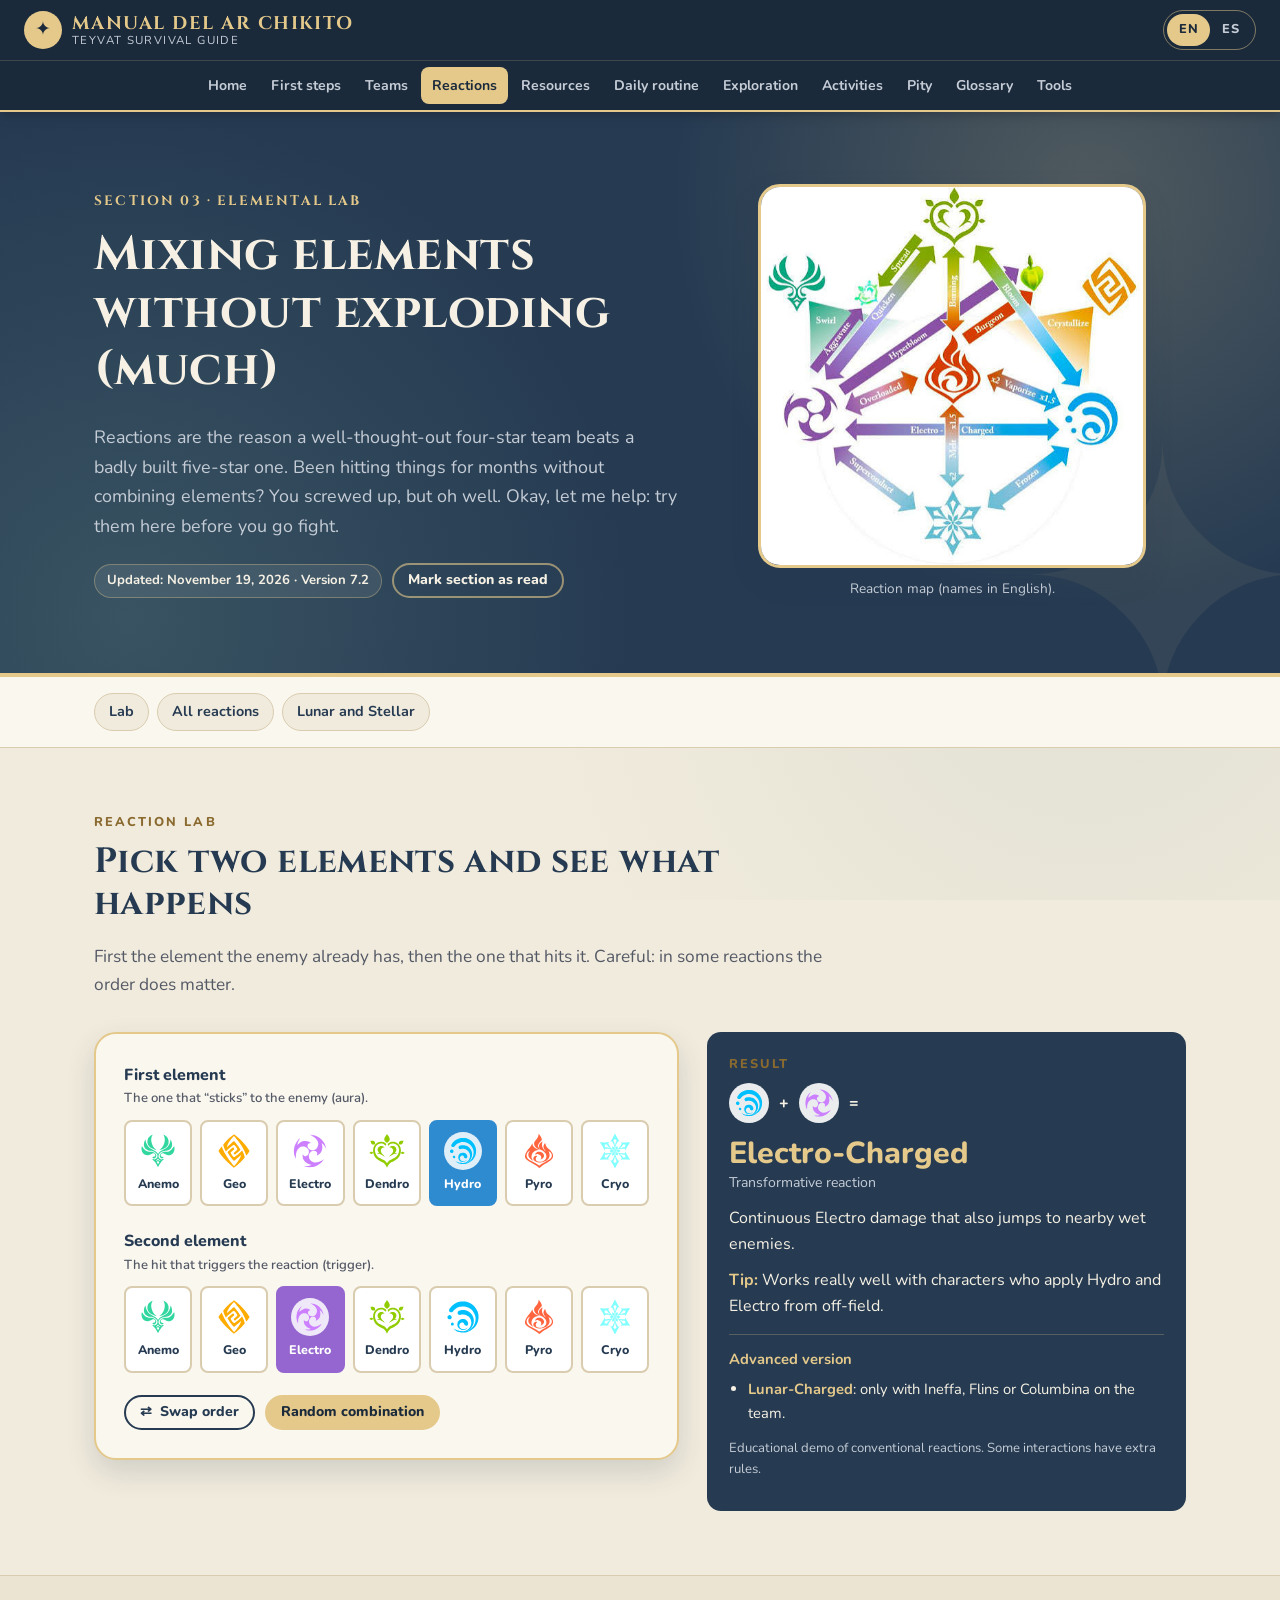
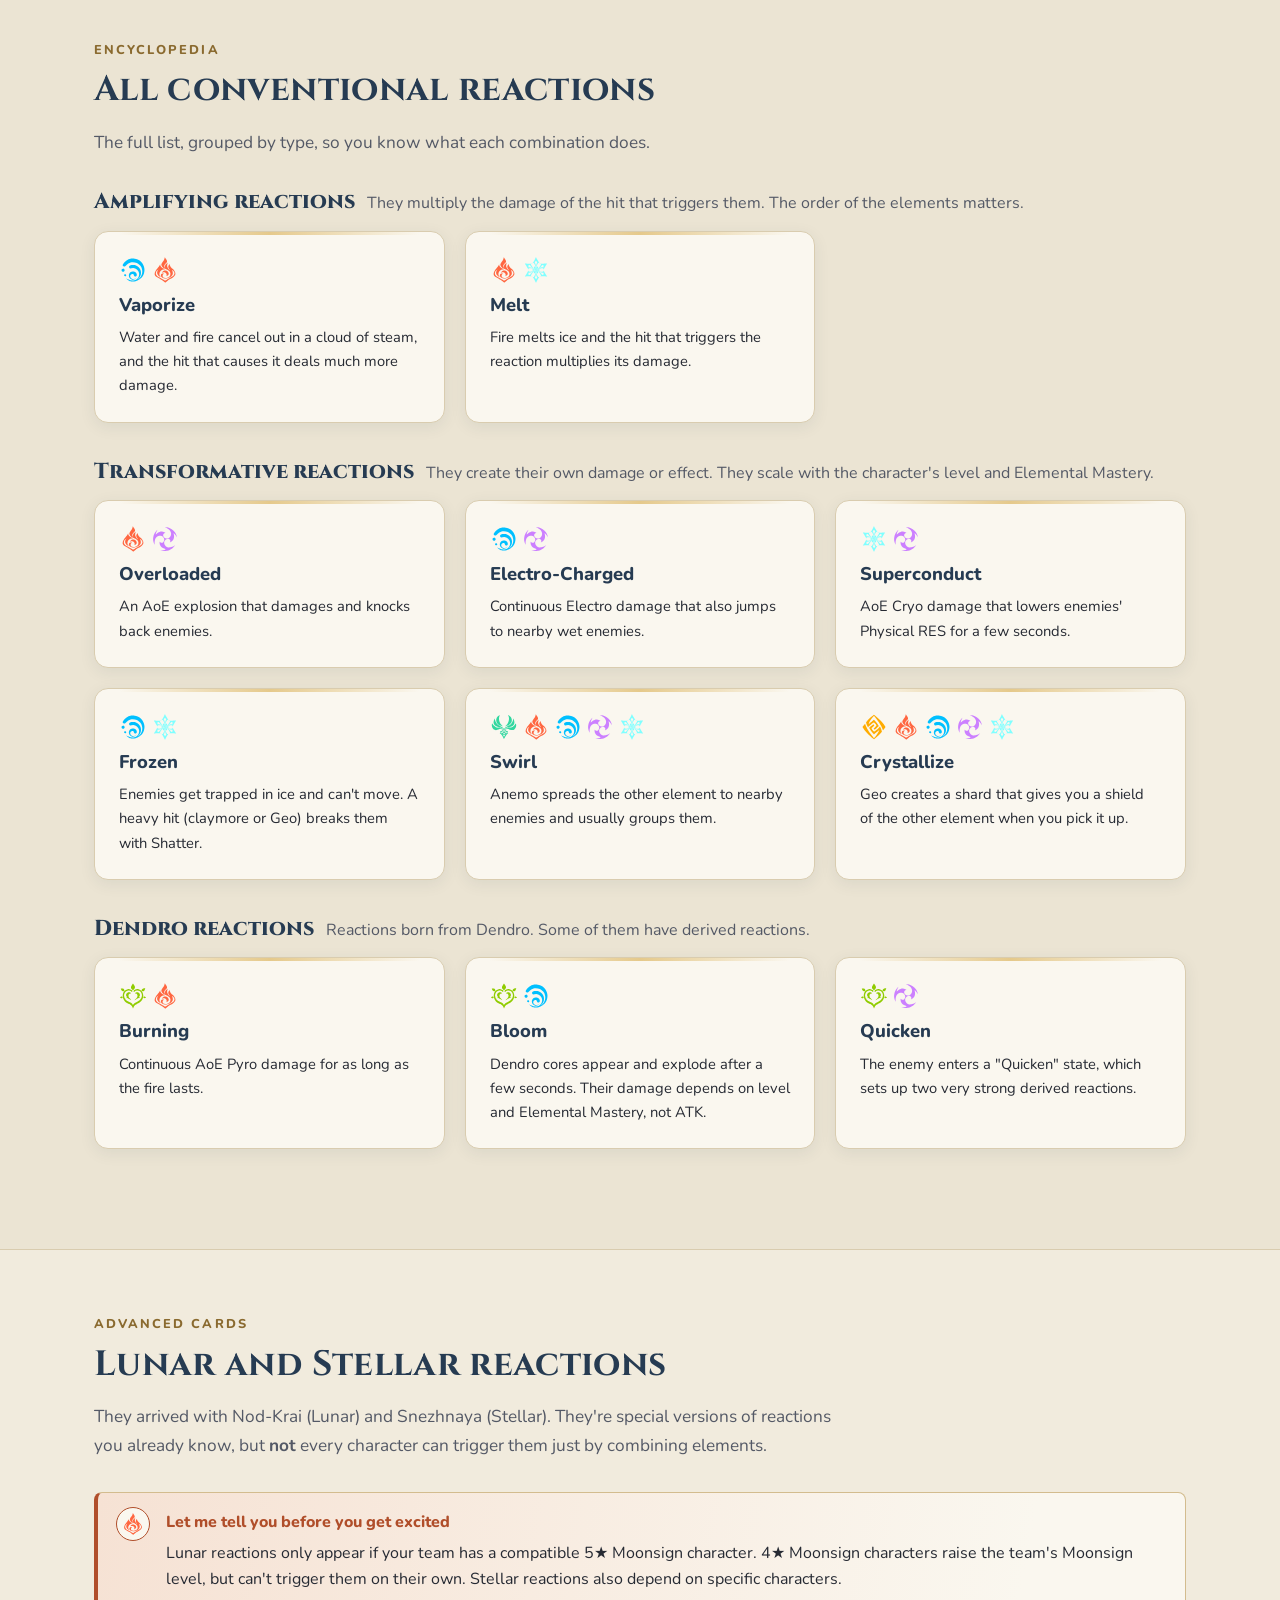
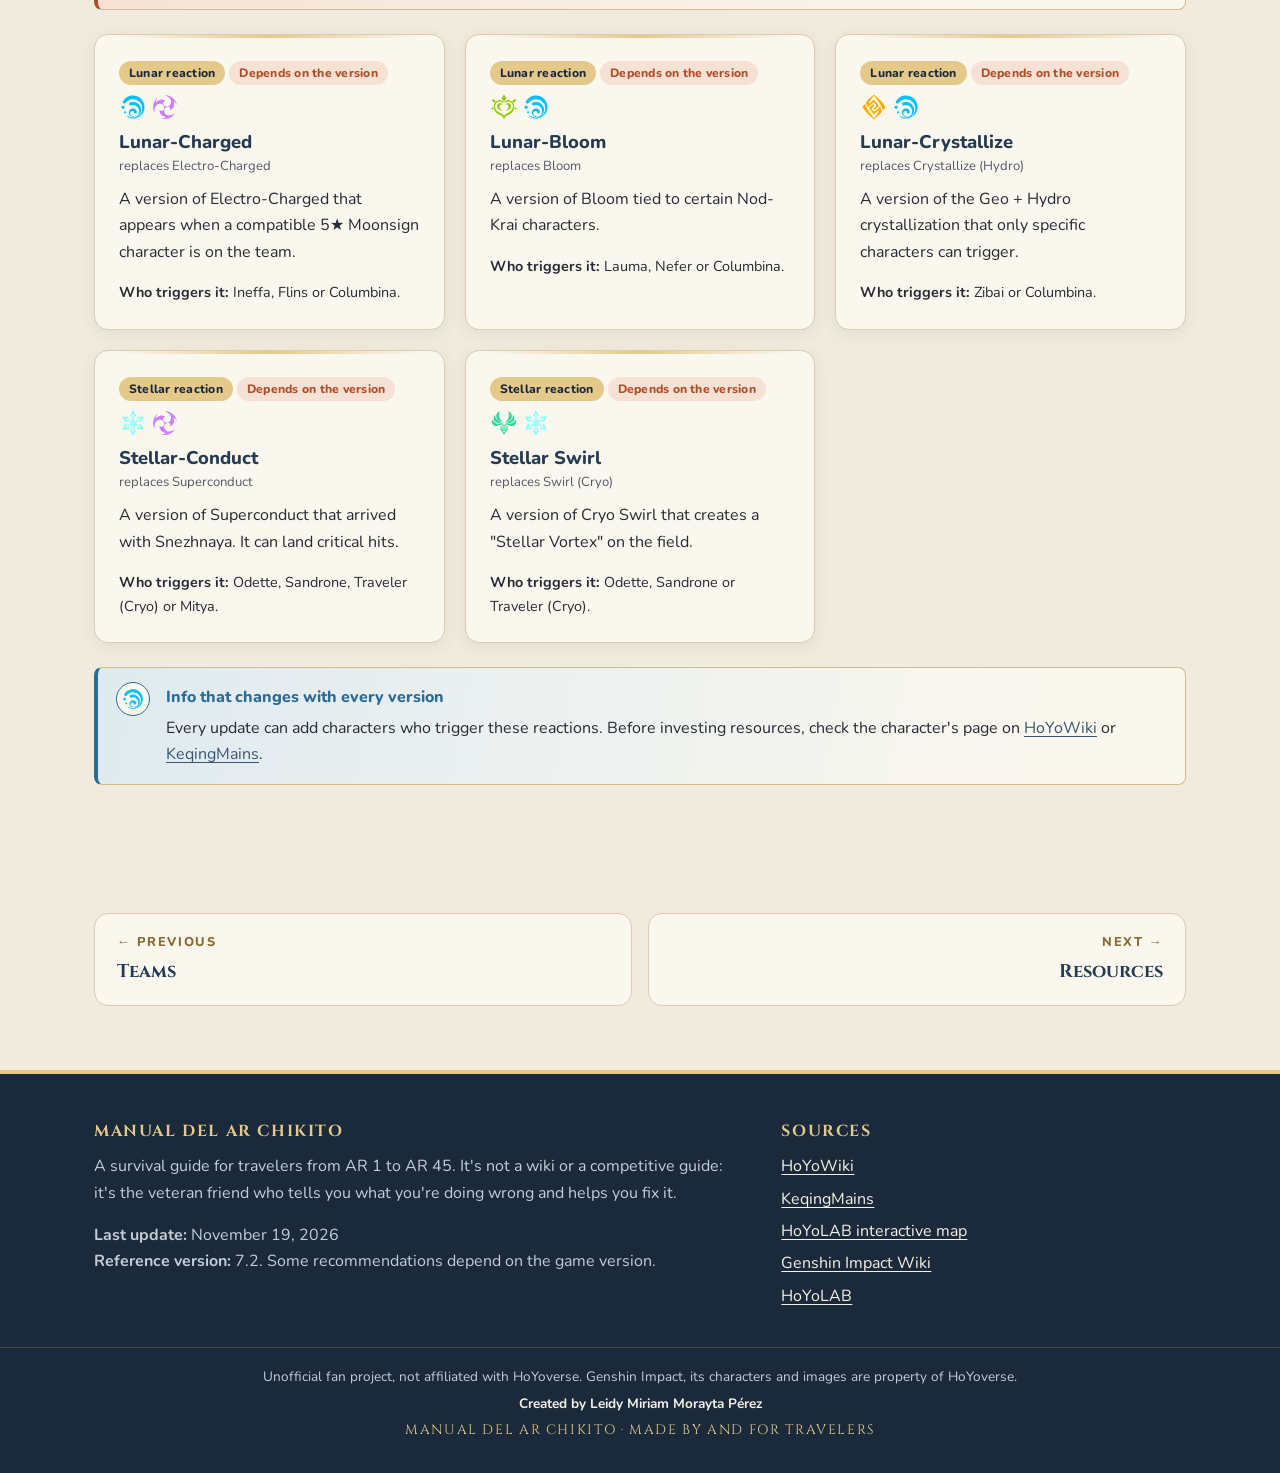
<file: pages/reacciones.html>
<!DOCTYPE html>
<html lang="en">
<head>
    <meta charset="UTF-8">
    <meta name="viewport" content="width=device-width, initial-scale=1.0">
    <meta name="description" content="Genshin Impact elemental lab: combine elements and learn amplifying, transformative, Dendro, Lunar and Stellar reactions.">
    <title>Elemental reactions · Manual del AR Chikito</title>

    <link rel="preconnect" href="https://fonts.googleapis.com">
    <link rel="preconnect" href="https://fonts.gstatic.com" crossorigin>
    <link href="https://fonts.googleapis.com/css2?family=Cinzel:wght@500;700&family=Nunito:wght@400;600;700;800&display=swap" rel="stylesheet">

    <link rel="stylesheet" href="../css/styles.css">
    <link rel="stylesheet" href="../css/components.css">
    <link rel="stylesheet" href="../css/responsive.css">

    <script src="../js/storage.js"></script>
    <script src="../js/language.js"></script>
</head>
<body data-root="../" data-page="reacciones"
      data-title-en="Elemental reactions · Manual del AR Chikito"
      data-title-es="Reacciones elementales · Manual del AR Chikito">
    <a class="skip-link" href="#contenido"><span lang="en">Skip to content</span><span lang="es">Saltar al contenido</span></a>
    <header id="site-header" class="site-header"></header>

    <main id="contenido">
        <section class="page-hero" aria-labelledby="page-title">
            <div class="page-hero__inner container">
                <div class="page-hero__content">
                    <span class="page-hero__eyebrow"><span lang="en">Section 03 · Elemental lab</span><span lang="es">Sección 03 · Laboratorio elemental</span></span>
                    <h1 id="page-title" class="page-hero__title">
                        <span lang="en">Mixing elements without exploding (much)</span>
                        <span lang="es">Mezclar elementos sin explotar (mucho)</span>
                    </h1>
                    <p class="page-hero__lead">
                        <span lang="en">Reactions are the reason a well-thought-out four-star team beats a badly built five-star one. Been hitting things for months without combining elements? You screwed up, but oh well. Okay, let me help: try them here before you go fight.</span>
                        <span lang="es">Las reacciones son la razón por la que un equipo de cuatro estrellas bien pensado le gana a uno de cinco mal armado. ¿Llevas meses pegando sin combinar elementos? Ya la cagaste, pero ni modo. A ver, te ayudo: pruébalas aquí antes de ir a pelear.</span>
                    </p>
                    <div class="page-hero__meta">
                        <span class="meta-badge" data-last-update></span>
                        <button id="mark-read-button" class="button button--ghost button--small" type="button" aria-pressed="false"></button>
                    </div>
                </div>
                <figure class="page-hero__media">
                    <img src="../assets/images/mapa-reacciones.jpg"
                         alt="Diagram of the seven elements joined by arrows with the name of the reaction each pair creates"
                         data-alt-en="Diagram of the seven elements joined by arrows with the name of the reaction each pair creates"
                         data-alt-es="Diagrama de los siete elementos unidos por flechas con el nombre de la reacción que forma cada pareja">
                    <figcaption class="page-hero__caption"><span lang="en">Reaction map (names in English).</span><span lang="es">Mapa de reacciones (nombres en inglés).</span></figcaption>
                </figure>
            </div>
        </section>

        <nav class="page-toc" aria-label="On this page" data-aria-label-en="On this page" data-aria-label-es="En esta página">
            <div class="container">
                <ul class="page-toc__list">
                    <li><a class="page-toc__link" href="#laboratorio"><span lang="en">Lab</span><span lang="es">Laboratorio</span></a></li>
                    <li><a class="page-toc__link" href="#enciclopedia"><span lang="en">All reactions</span><span lang="es">Todas las reacciones</span></a></li>
                    <li><a class="page-toc__link" href="#avanzadas"><span lang="en">Lunar and Stellar</span><span lang="es">Lunares y Estelares</span></a></li>
                </ul>
            </div>
        </nav>

        <!-- Laboratorio -->
        <section id="laboratorio" class="section" aria-labelledby="lab-title">
            <div class="container">
                <header class="section-header">
                    <span class="section-header__eyebrow">Reaction Lab</span>
                    <h2 id="lab-title" class="section-header__title"><span lang="en">Pick two elements and see what happens</span><span lang="es">Elige dos elementos y mira qué pasa</span></h2>
                    <p class="section-header__lead">
                        <span lang="en">First the element the enemy already has, then the one that hits it. Careful: in some reactions the order does matter.</span>
                        <span lang="es">Primero el elemento que ya tiene el enemigo y luego el que lo golpea. Ojo, que en algunas reacciones el orden sí importa.</span>
                    </p>
                </header>

                <div class="lab">
                    <div id="lab-pickers" class="tool-card">
                        <fieldset class="element-picker">
                            <legend class="element-picker__legend">
                                <span lang="en">First element</span><span lang="es">Primer elemento</span>
                                <span class="element-picker__hint"><span lang="en">The one that “sticks” to the enemy (aura).</span><span lang="es">El que se queda «pegado» al enemigo (aura).</span></span>
                            </legend>
                            <!-- Los botones los dibuja js/reactions.js -->
                            <div id="aura-picker" class="element-picker__options"></div>
                        </fieldset>
                        <fieldset class="element-picker">
                            <legend class="element-picker__legend">
                                <span lang="en">Second element</span><span lang="es">Segundo elemento</span>
                                <span class="element-picker__hint"><span lang="en">The hit that triggers the reaction (trigger).</span><span lang="es">El golpe que provoca la reacción (activador).</span></span>
                            </legend>
                            <div id="trigger-picker" class="element-picker__options"></div>
                        </fieldset>
                        <div class="lab__actions">
                            <button id="swap-elements-button" class="button button--small button--secondary" type="button">⇄ <span lang="en">Swap order</span><span lang="es">Invertir orden</span></button>
                            <button id="random-elements-button" class="button button--small" type="button"><span lang="en">Random combination</span><span lang="es">Combinación al azar</span></button>
                        </div>
                    </div>

                    <div class="result-panel reaction-result">
                        <span class="section-header__eyebrow"><span lang="en">Result</span><span lang="es">Resultado</span></span>
                        <div id="reaction-result" aria-live="polite"></div>
                        <p class="result-panel__note">
                            <span lang="en">Educational demo of conventional reactions. Some interactions have extra rules.</span>
                            <span lang="es">Demostración didáctica de reacciones convencionales. Algunas interacciones tienen reglas adicionales.</span>
                        </p>
                    </div>
                </div>
            </div>
        </section>

        <!-- Enciclopedia -->
        <section id="enciclopedia" class="section section--alt" aria-labelledby="encyclopedia-title">
            <div class="container">
                <header class="section-header">
                    <span class="section-header__eyebrow"><span lang="en">Encyclopedia</span><span lang="es">Enciclopedia</span></span>
                    <h2 id="encyclopedia-title" class="section-header__title"><span lang="en">All conventional reactions</span><span lang="es">Todas las reacciones convencionales</span></h2>
                    <p class="section-header__lead">
                        <span lang="en">The full list, grouped by type, so you know what each combination does.</span>
                        <span lang="es">Los nombres en español pueden variar según la traducción del juego, por eso incluimos también el nombre en inglés para que puedas buscarlos en wikis y videos.</span>
                    </p>
                </header>
                <!-- Los grupos los dibuja js/reactions.js a partir de REACTIONS -->
                <div id="reaction-encyclopedia"></div>
            </div>
        </section>

        <!-- Reacciones avanzadas -->
        <section id="avanzadas" class="section" aria-labelledby="advanced-title">
            <div class="container">
                <header class="section-header">
                    <span class="section-header__eyebrow"><span lang="en">Advanced cards</span><span lang="es">Fichas avanzadas</span></span>
                    <h2 id="advanced-title" class="section-header__title"><span lang="en">Lunar and Stellar reactions</span><span lang="es">Reacciones Lunares y Estelares</span></h2>
                    <p class="section-header__lead">
                        <span lang="en">They arrived with Nod-Krai (Lunar) and Snezhnaya (Stellar). They're special versions of reactions you already know, but <strong>not</strong> every character can trigger them just by combining elements.</span>
                        <span lang="es">Llegaron con Nod-Krai (Lunares) y con Snezhnaya (Estelares). Son versiones especiales de reacciones que ya conoces, pero <strong>no</strong> las puede hacer cualquier personaje combinando elementos.</span>
                    </p>
                </header>

                <div class="callout callout--warning">
                    <strong class="callout__title"><span lang="en">Let me tell you before you get excited</span><span lang="es">Te lo digo antes de que te emociones</span></strong>
                    <p>
                        <span lang="en">Lunar reactions only appear if your team has a compatible 5★ Moonsign character. 4★ Moonsign characters raise the team's Moonsign level, but can't trigger them on their own. Stellar reactions also depend on specific characters.</span>
                        <span lang="es">Las reacciones Lunares solo aparecen si en tu equipo hay un personaje Moonsign de 5★ compatible. Los Moonsign de 4★ suben el nivel de Moonsign del equipo, pero no las activan por sí solos. Las Estelares también dependen de personajes concretos.</span>
                    </p>
                </div>

                <!-- Las fichas las dibuja js/reactions.js a partir de ADVANCED_REACTIONS -->
                <div id="advanced-reactions" class="grid grid--3"></div>

                <div class="callout callout--note">
                    <strong class="callout__title"><span lang="en">Info that changes with every version</span><span lang="es">Información que cambia con cada versión</span></strong>
                    <p>
                        <span lang="en">Every update can add characters who trigger these reactions. Before investing resources, check the character's page on <a href="https://wiki.hoyolab.com/pc/genshin/entry/" target="_blank" rel="noopener">HoYoWiki</a> or <a href="https://keqingmains.com/" target="_blank" rel="noopener">KeqingMains</a>.</span>
                        <span lang="es">Cada actualización puede agregar personajes que activan estas reacciones. Antes de invertir recursos, revisa la ficha del personaje en <a href="https://wiki.hoyolab.com/pc/genshin/entry/" target="_blank" rel="noopener">HoYoWiki</a> o en <a href="https://keqingmains.com/" target="_blank" rel="noopener">KeqingMains</a>.</span>
                    </p>
                </div>
            </div>
        </section>

        <nav id="section-pagination" class="section-pagination container" aria-label="Sections" data-aria-label-en="Section navigation" data-aria-label-es="Navegación entre secciones"></nav>
    </main>

    <footer id="site-footer" class="site-footer"></footer>

    <script src="../data/site-content.js"></script>
    <script src="../data/elements.js"></script>
    <script src="../data/reactions.js"></script>
    <script src="../js/main.js"></script>
    <script src="../js/reactions.js"></script>
</body>
</html>
</file>
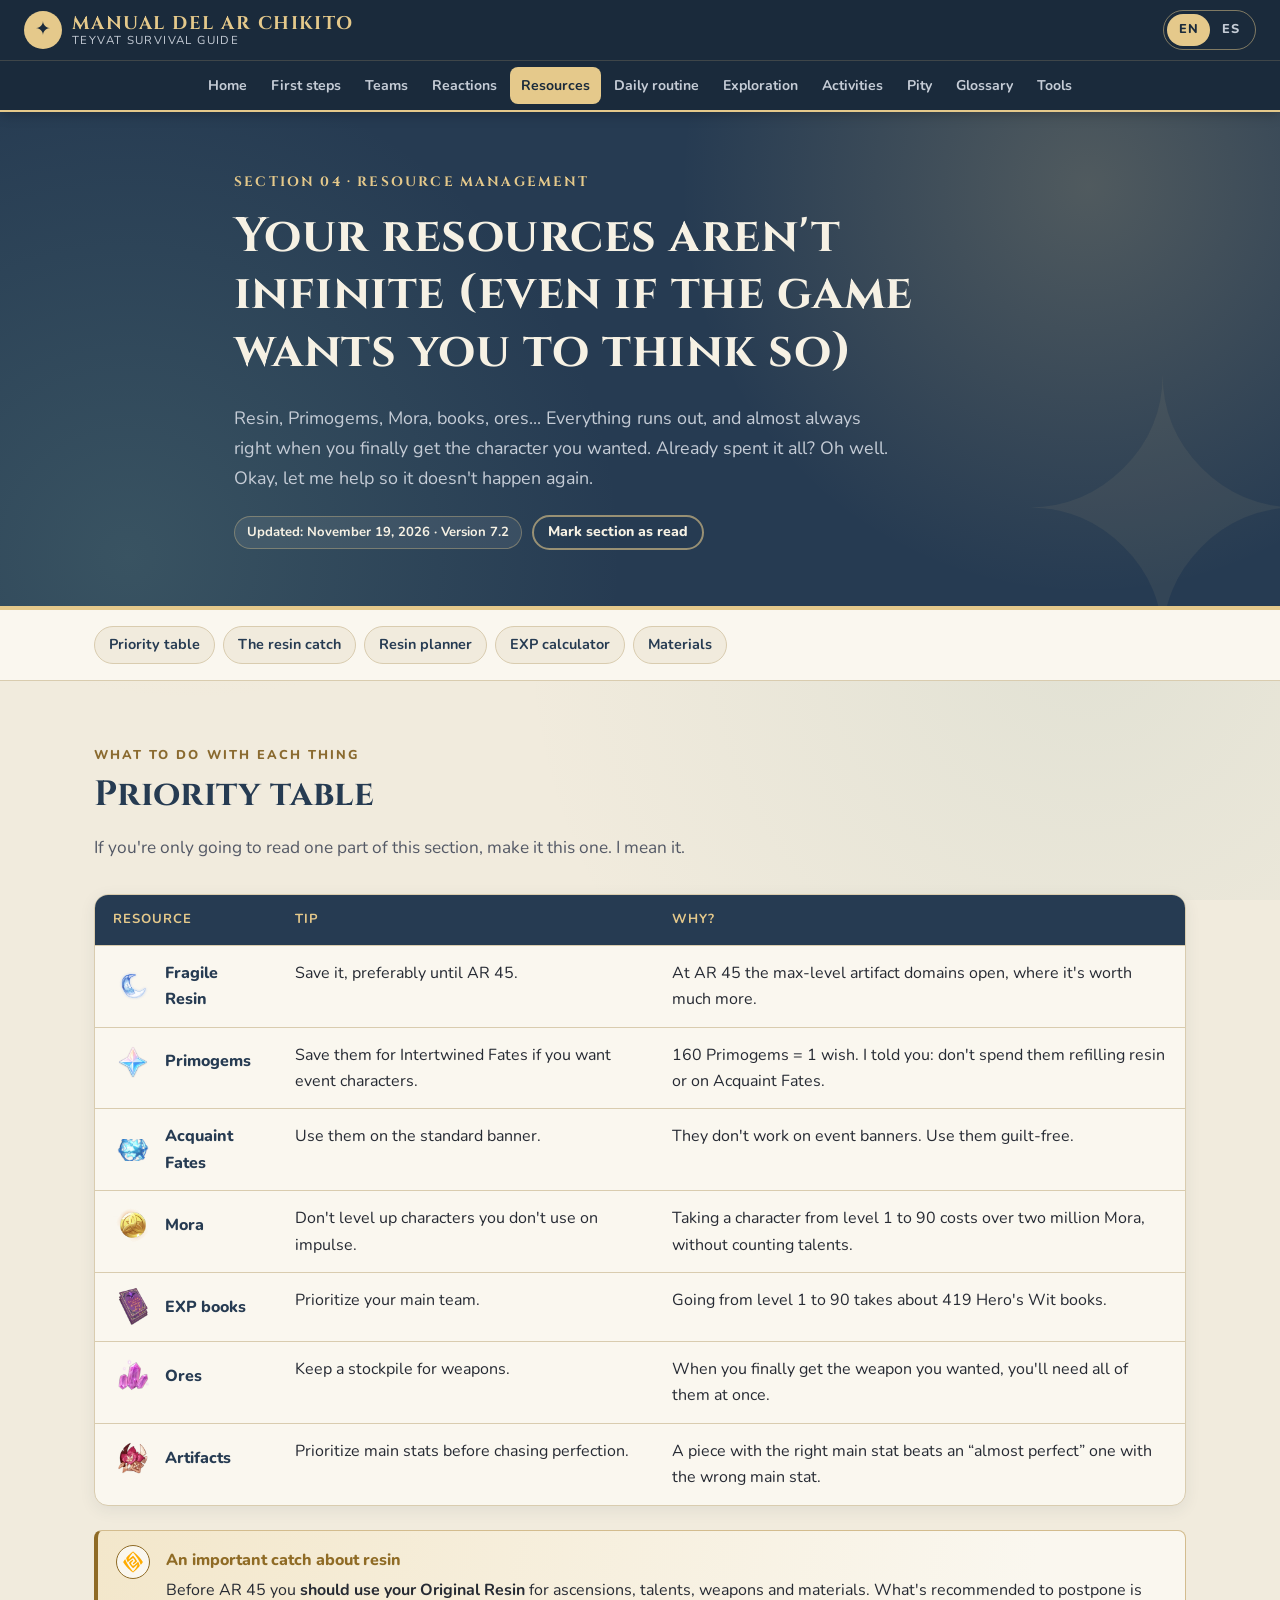
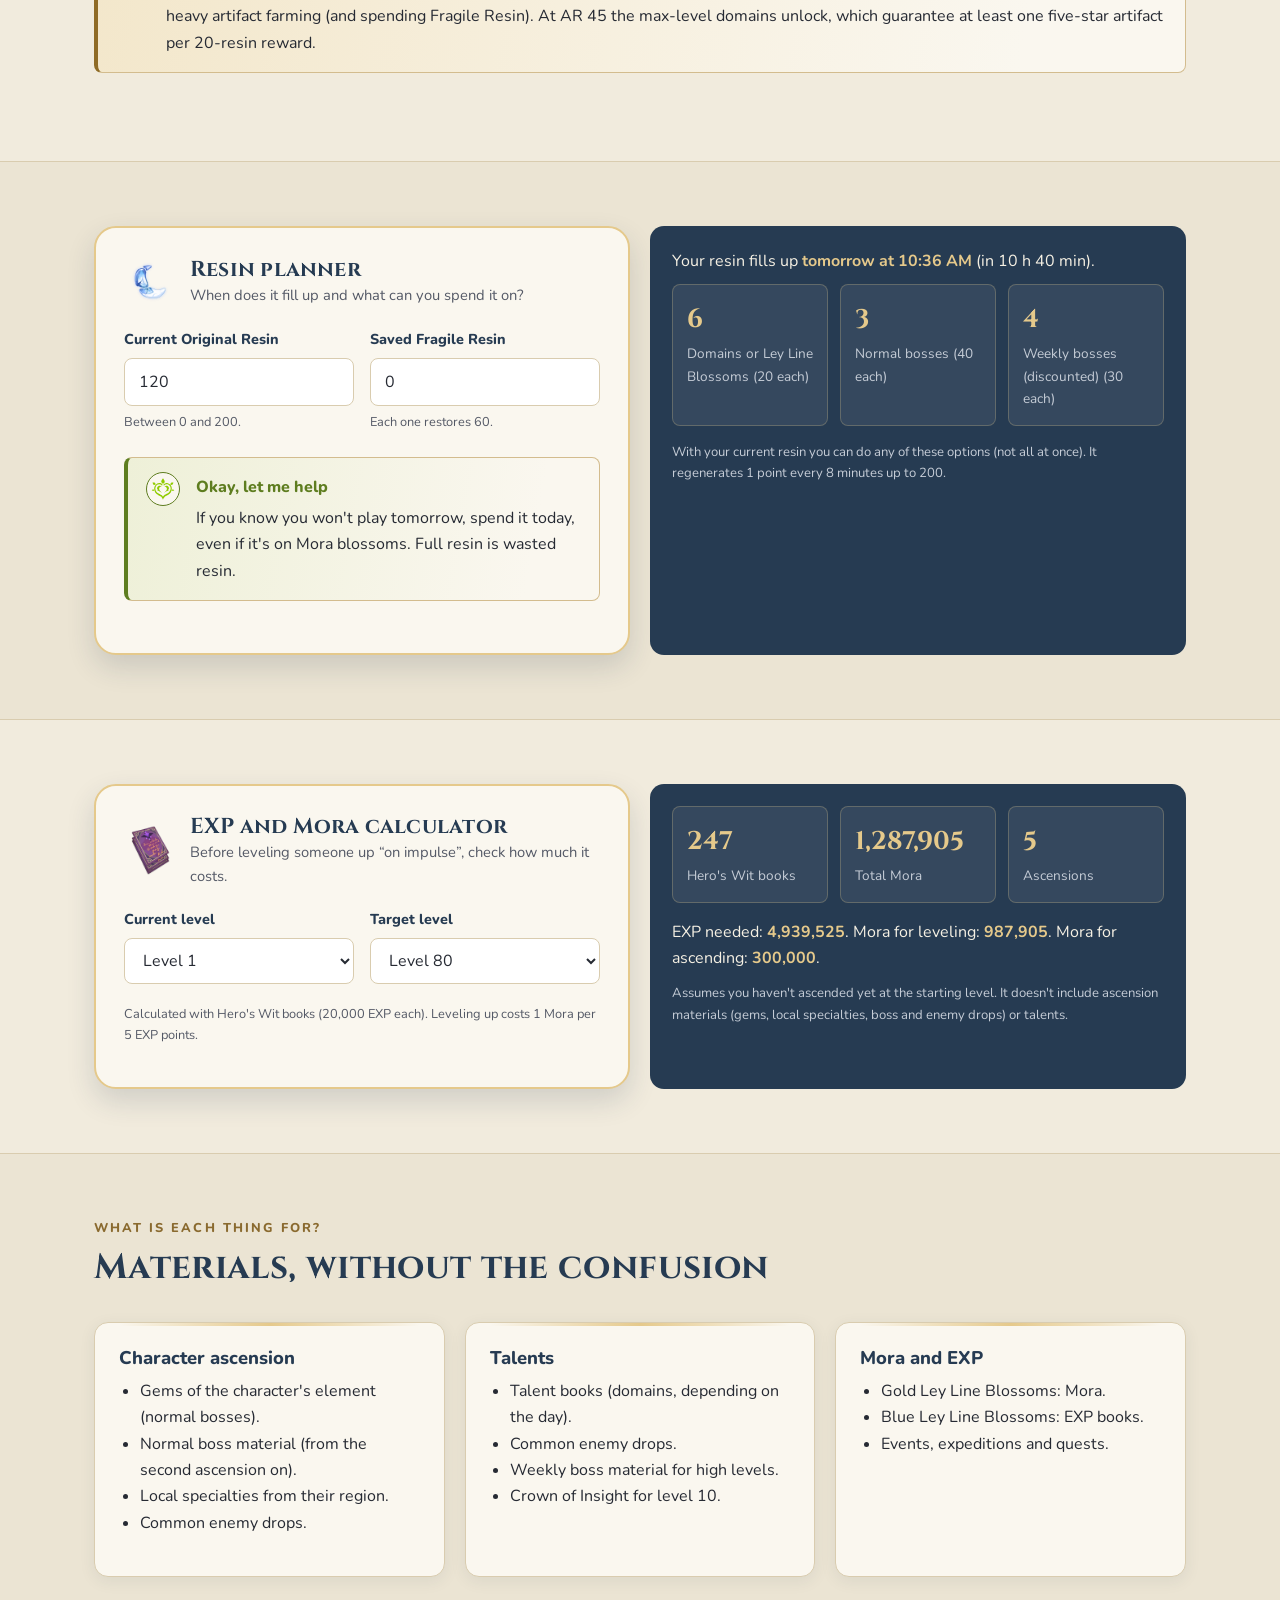
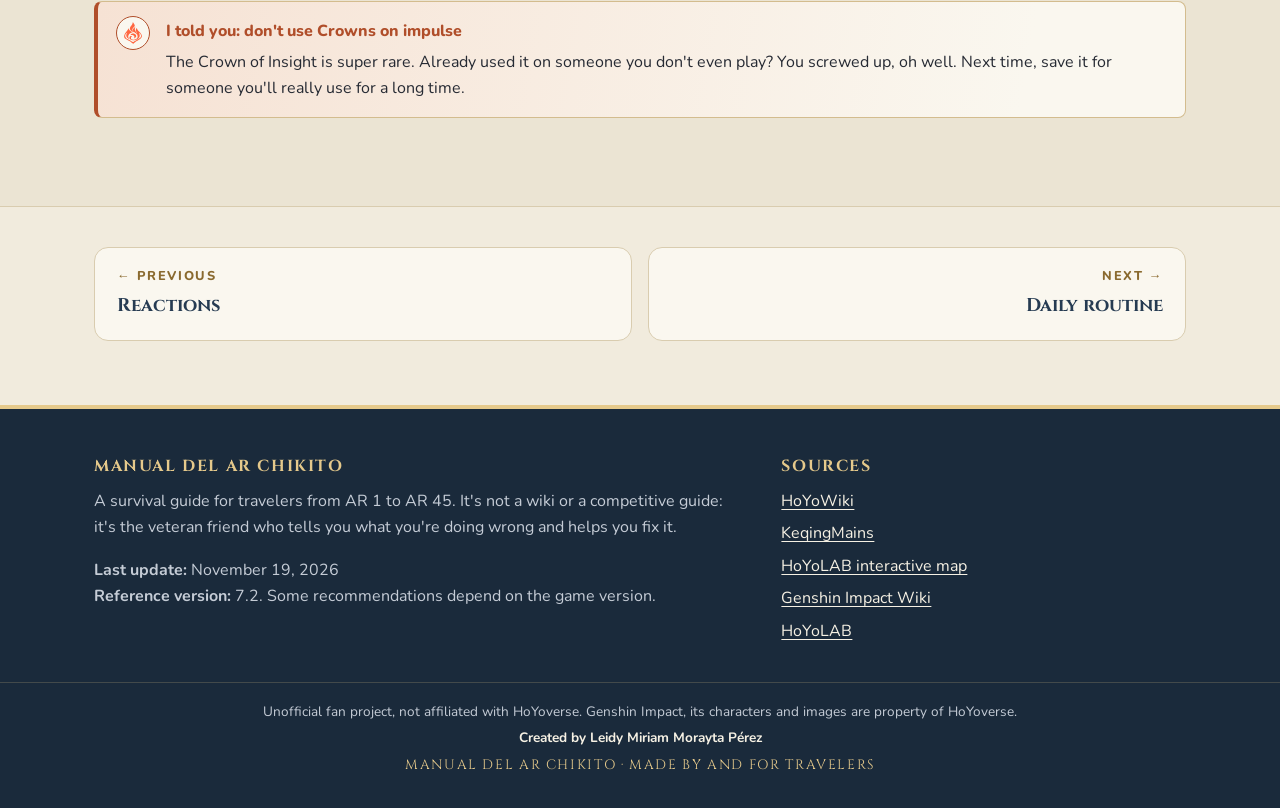
<file: pages/recursos.html>
<!DOCTYPE html>
<html lang="en">
<head>
    <meta charset="UTF-8">
    <meta name="viewport" content="width=device-width, initial-scale=1.0">
    <meta name="description" content="Resource management in Genshin Impact: resin, Primogems, Mora, EXP books, ores and artifacts. Includes a resin planner and an EXP calculator.">
    <title>Resources · Manual del AR Chikito</title>

    <link rel="preconnect" href="https://fonts.googleapis.com">
    <link rel="preconnect" href="https://fonts.gstatic.com" crossorigin>
    <link href="https://fonts.googleapis.com/css2?family=Cinzel:wght@500;700&family=Nunito:wght@400;600;700;800&display=swap" rel="stylesheet">

    <link rel="stylesheet" href="../css/styles.css">
    <link rel="stylesheet" href="../css/components.css">
    <link rel="stylesheet" href="../css/responsive.css">

    <script src="../js/storage.js"></script>
    <script src="../js/language.js"></script>
</head>
<body data-root="../" data-page="recursos"
      data-title-en="Resources · Manual del AR Chikito"
      data-title-es="Recursos · Manual del AR Chikito">
    <a class="skip-link" href="#contenido"><span lang="en">Skip to content</span><span lang="es">Saltar al contenido</span></a>
    <header id="site-header" class="site-header"></header>

    <main id="contenido">
        <section class="page-hero" aria-labelledby="page-title">
            <div class="page-hero__inner page-hero__inner--single container">
                <div class="page-hero__content">
                    <span class="page-hero__eyebrow"><span lang="en">Section 04 · Resource management</span><span lang="es">Sección 04 · Administración de recursos</span></span>
                    <h1 id="page-title" class="page-hero__title">
                        <span lang="en">Your resources aren't infinite (even if the game wants you to think so)</span>
                        <span lang="es">Tus recursos no son infinitos (aunque el juego quiera que lo creas)</span>
                    </h1>
                    <p class="page-hero__lead">
                        <span lang="en">Resin, Primogems, Mora, books, ores... Everything runs out, and almost always right when you finally get the character you wanted. Already spent it all? Oh well. Okay, let me help so it doesn't happen again.</span>
                        <span lang="es">Resina, Protogemas, Mora, libros, minerales... Todo se acaba, y casi siempre justo cuando por fin te sale el personaje que querías. ¿Ya te lo gastaste todo? Ni modo. A ver, te ayudo a que no te vuelva a pasar.</span>
                    </p>
                    <div class="page-hero__meta">
                        <span class="meta-badge" data-last-update></span>
                        <button id="mark-read-button" class="button button--ghost button--small" type="button" aria-pressed="false"></button>
                    </div>
                </div>
            </div>
        </section>

        <nav class="page-toc" aria-label="On this page" data-aria-label-en="On this page" data-aria-label-es="En esta página">
            <div class="container">
                <ul class="page-toc__list">
                    <li><a class="page-toc__link" href="#prioridades"><span lang="en">Priority table</span><span lang="es">Tabla de prioridades</span></a></li>
                    <li><a class="page-toc__link" href="#resina-fragil"><span lang="en">The resin catch</span><span lang="es">El matiz de la resina</span></a></li>
                    <li><a class="page-toc__link" href="#planificador-resina"><span lang="en">Resin planner</span><span lang="es">Planificador de resina</span></a></li>
                    <li><a class="page-toc__link" href="#calculadora-exp"><span lang="en">EXP calculator</span><span lang="es">Calculadora de EXP</span></a></li>
                    <li><a class="page-toc__link" href="#materiales"><span lang="en">Materials</span><span lang="es">Materiales</span></a></li>
                </ul>
            </div>
        </nav>

        <!-- Tabla de prioridades -->
        <section id="prioridades" class="section" aria-labelledby="priorities-title">
            <div class="container">
                <header class="section-header">
                    <span class="section-header__eyebrow"><span lang="en">What to do with each thing</span><span lang="es">Qué hacer con cada cosa</span></span>
                    <h2 id="priorities-title" class="section-header__title"><span lang="en">Priority table</span><span lang="es">Tabla de prioridades</span></h2>
                    <p class="section-header__lead">
                        <span lang="en">If you're only going to read one part of this section, make it this one. I mean it.</span>
                        <span lang="es">Si solo vas a leer una parte de esta sección, que sea esta. Te lo digo en serio.</span>
                    </p>
                </header>

                <div class="table-wrapper">
                    <table class="data-table">
                        <thead>
                            <tr>
                                <th scope="col"><span lang="en">Resource</span><span lang="es">Recurso</span></th>
                                <th scope="col"><span lang="en">Tip</span><span lang="es">Consejo</span></th>
                                <th scope="col"><span lang="en">Why?</span><span lang="es">¿Por qué?</span></th>
                            </tr>
                        </thead>
                        <tbody>
                            <tr>
                                <th scope="row"><span class="resource-name"><img src="../assets/icons/items/resina-fragil.webp" alt=""><span lang="en">Fragile Resin</span><span lang="es">Resina frágil</span></span></th>
                                <td><span lang="en">Save it, preferably until AR 45.</span><span lang="es">Guardar preferentemente hasta AR 45.</span></td>
                                <td><span lang="en">At AR 45 the max-level artifact domains open, where it's worth much more.</span><span lang="es">En AR 45 se abren los dominios de artefactos de nivel máximo, donde rinde mucho más.</span></td>
                            </tr>
                            <tr>
                                <th scope="row"><span class="resource-name"><img src="../assets/icons/items/protogema.webp" alt=""><span lang="en">Primogems</span><span lang="es">Protogemas</span></span></th>
                                <td><span lang="en">Save them for Intertwined Fates if you want event characters.</span><span lang="es">Reservar para Destinos entrelazados si quieres personajes de evento.</span></td>
                                <td><span lang="en">160 Primogems = 1 wish. I told you: don't spend them refilling resin or on Acquaint Fates.</span><span lang="es">160 Protogemas = 1 deseo. Te lo dije: no las gastes en recargar resina ni en Destinos del encuentro.</span></td>
                            </tr>
                            <tr>
                                <th scope="row"><span class="resource-name"><img src="../assets/icons/items/destino-encuentro.webp" alt=""><span lang="en">Acquaint Fates</span><span lang="es">Destinos del encuentro</span></span></th>
                                <td><span lang="en">Use them on the standard banner.</span><span lang="es">Utilizar en el banner permanente.</span></td>
                                <td><span lang="en">They don't work on event banners. Use them guilt-free.</span><span lang="es">No sirven en los banners de evento. Úsalos sin culpa.</span></td>
                            </tr>
                            <tr>
                                <th scope="row"><span class="resource-name"><img src="../assets/icons/items/mora.webp" alt="">Mora</span></th>
                                <td><span lang="en">Don't level up characters you don't use on impulse.</span><span lang="es">No subir personajes que no utilizas por impulso.</span></td>
                                <td><span lang="en">Taking a character from level 1 to 90 costs over two million Mora, without counting talents.</span><span lang="es">Llevar a un personaje de nivel 1 a 90 cuesta más de dos millones de Mora, sin contar talentos.</span></td>
                            </tr>
                            <tr>
                                <th scope="row"><span class="resource-name"><img src="../assets/icons/items/libro-heroe.webp" alt=""><span lang="en">EXP books</span><span lang="es">Libros EXP</span></span></th>
                                <td><span lang="en">Prioritize your main team.</span><span lang="es">Priorizar tu equipo principal.</span></td>
                                <td><span lang="en">Going from level 1 to 90 takes about 419 Hero's Wit books.</span><span lang="es">De nivel 1 a 90 se necesitan unos 419 libros de Experiencia del héroe.</span></td>
                            </tr>
                            <tr>
                                <th scope="row"><span class="resource-name"><img src="../assets/icons/items/mineral-mistico.webp" alt=""><span lang="en">Ores</span><span lang="es">Minerales</span></span></th>
                                <td><span lang="en">Keep a stockpile for weapons.</span><span lang="es">Mantener una reserva para armas.</span></td>
                                <td><span lang="en">When you finally get the weapon you wanted, you'll need all of them at once.</span><span lang="es">Cuando por fin te salga el arma que querías, los vas a necesitar todos de golpe.</span></td>
                            </tr>
                            <tr>
                                <th scope="row"><span class="resource-name"><img src="../assets/icons/items/artefacto-flor.webp" alt=""><span lang="en">Artifacts</span><span lang="es">Artefactos</span></span></th>
                                <td><span lang="en">Prioritize main stats before chasing perfection.</span><span lang="es">Priorizar estadísticas principales antes de buscar perfección.</span></td>
                                <td><span lang="en">A piece with the right main stat beats an “almost perfect” one with the wrong main stat.</span><span lang="es">Una pieza con la principal correcta rinde más que una «casi perfecta» con la principal equivocada.</span></td>
                            </tr>
                        </tbody>
                    </table>
                </div>

                <div id="resina-fragil" class="callout callout--rule">
                    <strong class="callout__title"><span lang="en">An important catch about resin</span><span lang="es">Matiz importante sobre la resina</span></strong>
                    <p>
                        <span lang="en">Before AR 45 you <strong>should use your Original Resin</strong> for ascensions, talents, weapons and materials. What's recommended to postpone is heavy artifact farming (and spending Fragile Resin). At AR 45 the max-level domains unlock, which guarantee at least one five-star artifact per 20-resin reward.</span>
                        <span lang="es">Antes de AR 45 <strong>sí debes usar tu Resina original</strong> para ascensiones, talentos, armas y materiales. Lo que se recomienda posponer es el farmeo intensivo de artefactos (y gastar la resina frágil). En AR 45 se desbloquean los dominios de nivel máximo, que garantizan al menos un artefacto de cinco estrellas por cada recompensa de 20 de resina.</span>
                    </p>
                </div>
            </div>
        </section>

        <!-- Planificador de resina -->
        <section id="planificador-resina" class="section section--alt" aria-labelledby="resin-title">
            <div class="container">
                <div class="grid grid--2">
                    <div class="tool-card">
                        <div class="tool-card__header">
                            <img src="../assets/icons/items/resina-original.webp" alt="">
                            <div>
                                <h2 id="resin-title" class="tool-card__title"><span lang="en">Resin planner</span><span lang="es">Planificador de resina</span></h2>
                                <p class="tool-card__subtitle"><span lang="en">When does it fill up and what can you spend it on?</span><span lang="es">¿Cuándo se llena y en qué la puedes gastar?</span></p>
                            </div>
                        </div>
                        <div class="form-row">
                            <div class="form-field">
                                <label class="form-field__label" for="current-resin"><span lang="en">Current Original Resin</span><span lang="es">Resina original actual</span></label>
                                <input id="current-resin" class="form-field__input" type="number" min="0" max="200" value="120">
                                <span class="form-field__hint"><span lang="en">Between 0 and 200.</span><span lang="es">Entre 0 y 200.</span></span>
                            </div>
                            <div class="form-field">
                                <label class="form-field__label" for="fragile-resin"><span lang="en">Saved Fragile Resin</span><span lang="es">Resinas frágiles guardadas</span></label>
                                <input id="fragile-resin" class="form-field__input" type="number" min="0" value="0">
                                <span class="form-field__hint"><span lang="en">Each one restores 60.</span><span lang="es">Cada una restaura 60.</span></span>
                            </div>
                        </div>
                        <div class="callout callout--tip">
                            <strong class="callout__title"><span lang="en">Okay, let me help</span><span lang="es">A ver, te ayudo</span></strong>
                            <p>
                                <span lang="en">If you know you won't play tomorrow, spend it today, even if it's on Mora blossoms. Full resin is wasted resin.</span>
                                <span lang="es">Si sabes que mañana no vas a jugar, gástala hoy aunque sea en flores de Mora. Resina llena es resina desperdiciada.</span>
                            </p>
                        </div>
                    </div>
                    <div id="resin-result" class="result-panel" aria-live="polite"></div>
                </div>
            </div>
        </section>

        <!-- Calculadora de EXP -->
        <section id="calculadora-exp" class="section" aria-labelledby="exp-title">
            <div class="container">
                <div class="grid grid--2">
                    <div class="tool-card">
                        <div class="tool-card__header">
                            <img src="../assets/icons/items/libro-heroe.webp" alt="">
                            <div>
                                <h2 id="exp-title" class="tool-card__title"><span lang="en">EXP and Mora calculator</span><span lang="es">Calculadora de EXP y Mora</span></h2>
                                <p class="tool-card__subtitle"><span lang="en">Before leveling someone up “on impulse”, check how much it costs.</span><span lang="es">Antes de subir a alguien «por impulso», mira cuánto cuesta.</span></p>
                            </div>
                        </div>
                        <div class="form-row">
                            <div class="form-field">
                                <label class="form-field__label" for="from-level"><span lang="en">Current level</span><span lang="es">Nivel actual</span></label>
                                <!-- Las opciones las llena js/resource-planner.js -->
                                <select id="from-level" class="form-field__input"></select>
                            </div>
                            <div class="form-field">
                                <label class="form-field__label" for="to-level"><span lang="en">Target level</span><span lang="es">Nivel objetivo</span></label>
                                <select id="to-level" class="form-field__input"></select>
                            </div>
                        </div>
                        <p class="form-field__hint">
                            <span lang="en">Calculated with Hero's Wit books (20,000 EXP each). Leveling up costs 1 Mora per 5 EXP points.</span>
                            <span lang="es">Cálculo con libros de Experiencia del héroe (20 000 EXP cada uno). Subir de nivel cuesta 1 Mora por cada 5 puntos de EXP.</span>
                        </p>
                    </div>
                    <div id="exp-result" class="result-panel" aria-live="polite"></div>
                </div>
            </div>
        </section>

        <!-- Materiales -->
        <section id="materiales" class="section section--alt" aria-labelledby="materials-title">
            <div class="container">
                <header class="section-header">
                    <span class="section-header__eyebrow"><span lang="en">What is each thing for?</span><span lang="es">¿Para qué es cada cosa?</span></span>
                    <h2 id="materials-title" class="section-header__title"><span lang="en">Materials, without the confusion</span><span lang="es">Los materiales, sin confusión</span></h2>
                </header>
                <div class="grid grid--3">
                    <article class="card">
                        <h3 class="card__title"><span lang="en">Character ascension</span><span lang="es">Ascensión de personajes</span></h3>
                        <ul>
                            <li><span lang="en">Gems of the character's element (normal bosses).</span><span lang="es">Gemas del elemento del personaje (jefes normales).</span></li>
                            <li><span lang="en">Normal boss material (from the second ascension on).</span><span lang="es">Material de jefe normal (a partir de la segunda ascensión).</span></li>
                            <li><span lang="en">Local specialties from their region.</span><span lang="es">Especialidades locales de su región.</span></li>
                            <li><span lang="en">Common enemy drops.</span><span lang="es">Materiales de enemigos comunes.</span></li>
                        </ul>
                    </article>
                    <article class="card">
                        <h3 class="card__title"><span lang="en">Talents</span><span lang="es">Talentos</span></h3>
                        <ul>
                            <li><span lang="en">Talent books (domains, depending on the day).</span><span lang="es">Libros de talento (dominios, según el día).</span></li>
                            <li><span lang="en">Common enemy drops.</span><span lang="es">Materiales de enemigos comunes.</span></li>
                            <li><span lang="en">Weekly boss material for high levels.</span><span lang="es">Material de jefe semanal para niveles altos.</span></li>
                            <li><span lang="en">Crown of Insight for level 10.</span><span lang="es">Corona de la Perspicacia para el nivel 10.</span></li>
                        </ul>
                    </article>
                    <article class="card">
                        <h3 class="card__title"><span lang="en">Mora and EXP</span><span lang="es">Mora y EXP</span></h3>
                        <ul>
                            <li><span lang="en">Gold Ley Line Blossoms: Mora.</span><span lang="es">Flores doradas de líneas ley: Mora.</span></li>
                            <li><span lang="en">Blue Ley Line Blossoms: EXP books.</span><span lang="es">Flores azules de líneas ley: libros de EXP.</span></li>
                            <li><span lang="en">Events, expeditions and quests.</span><span lang="es">Eventos, expediciones y misiones.</span></li>
                        </ul>
                    </article>
                </div>
                <div class="callout callout--warning">
                    <strong class="callout__title"><span lang="en">I told you: don't use Crowns on impulse</span><span lang="es">Te lo dije: no uses Coronas por impulso</span></strong>
                    <p>
                        <span lang="en">The Crown of Insight is super rare. Already used it on someone you don't even play? You screwed up, oh well. Next time, save it for someone you'll really use for a long time.</span>
                        <span lang="es">La Corona de la Perspicacia es rarísima. ¿Ya la usaste en alguien que ni juegas? Ya la cagaste, ni modo. A la próxima guárdala para alguien que de verdad vayas a usar mucho tiempo.</span>
                    </p>
                </div>
            </div>
        </section>

        <nav id="section-pagination" class="section-pagination container" aria-label="Sections" data-aria-label-en="Section navigation" data-aria-label-es="Navegación entre secciones"></nav>
    </main>

    <footer id="site-footer" class="site-footer"></footer>

    <script src="../data/site-content.js"></script>
    <script src="../data/materials.js"></script>
    <script src="../js/main.js"></script>
    <script src="../js/resource-planner.js"></script>
</body>
</html>
</file>
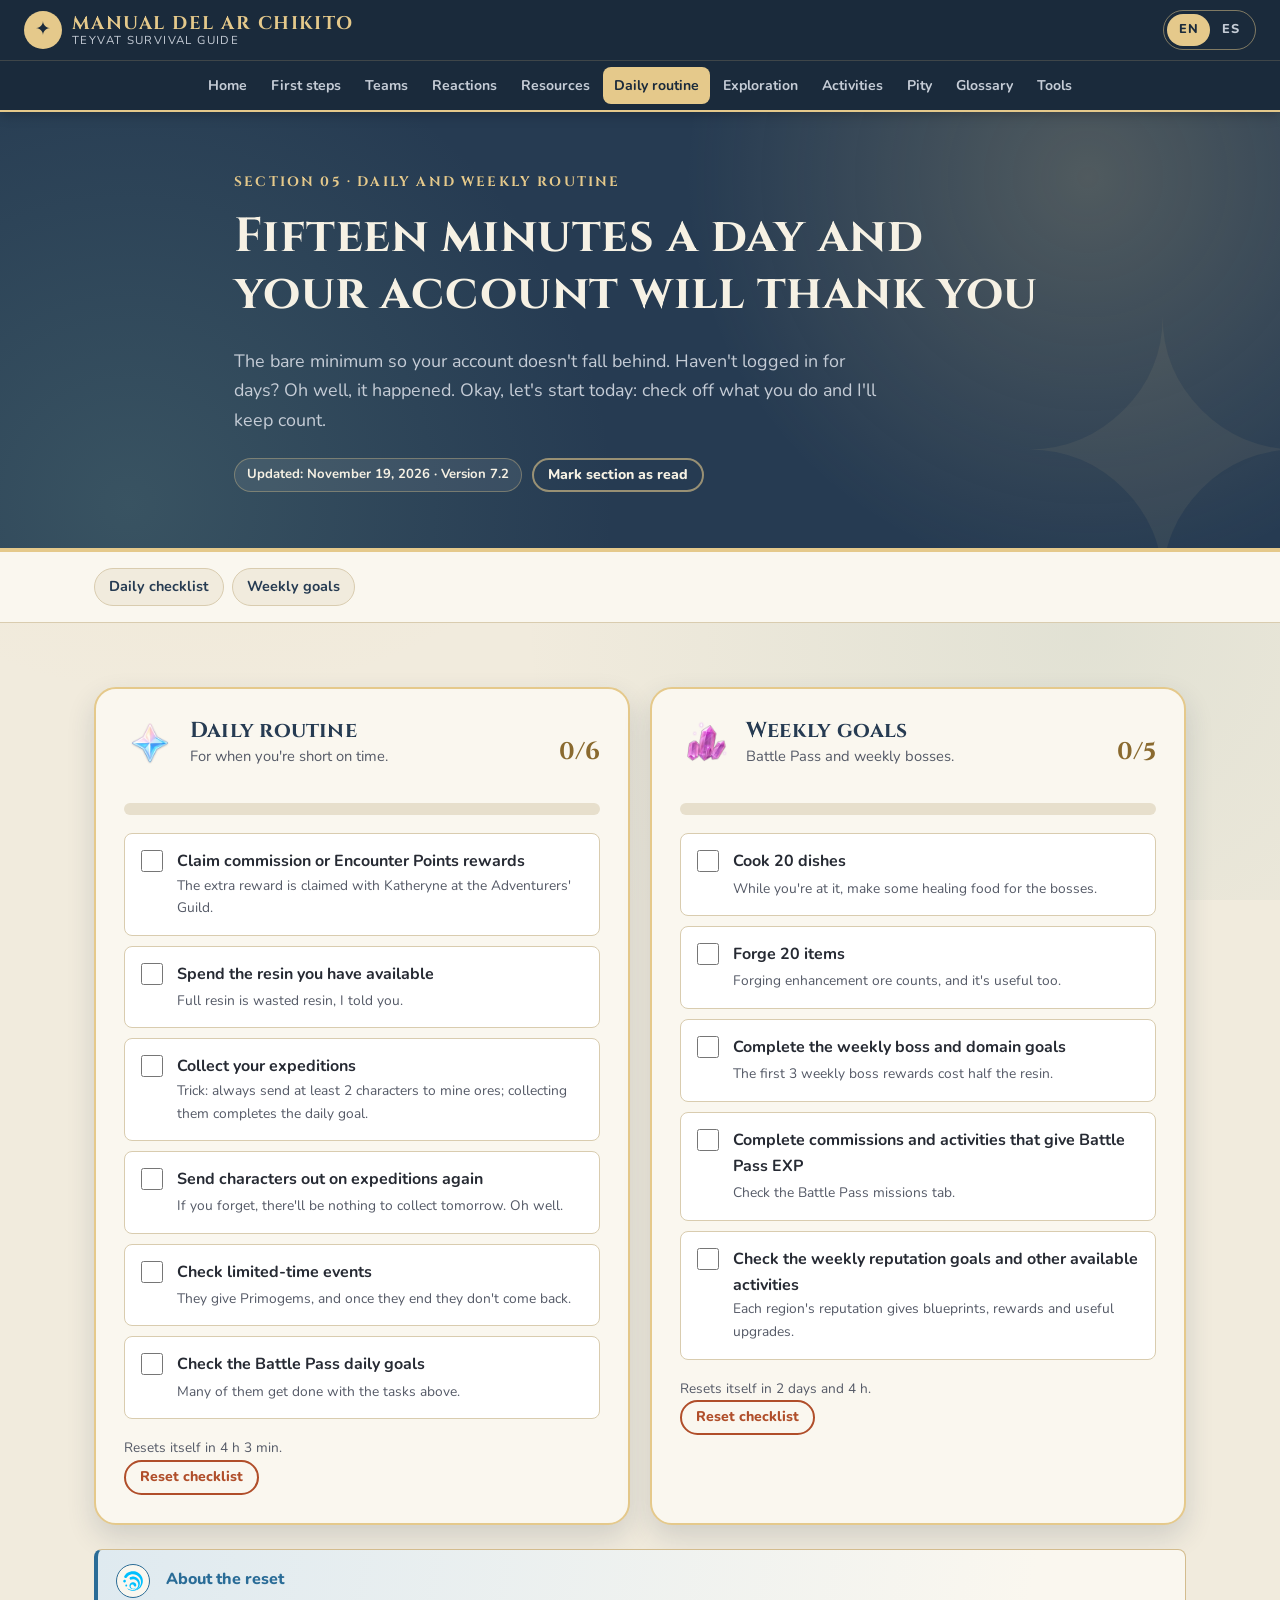
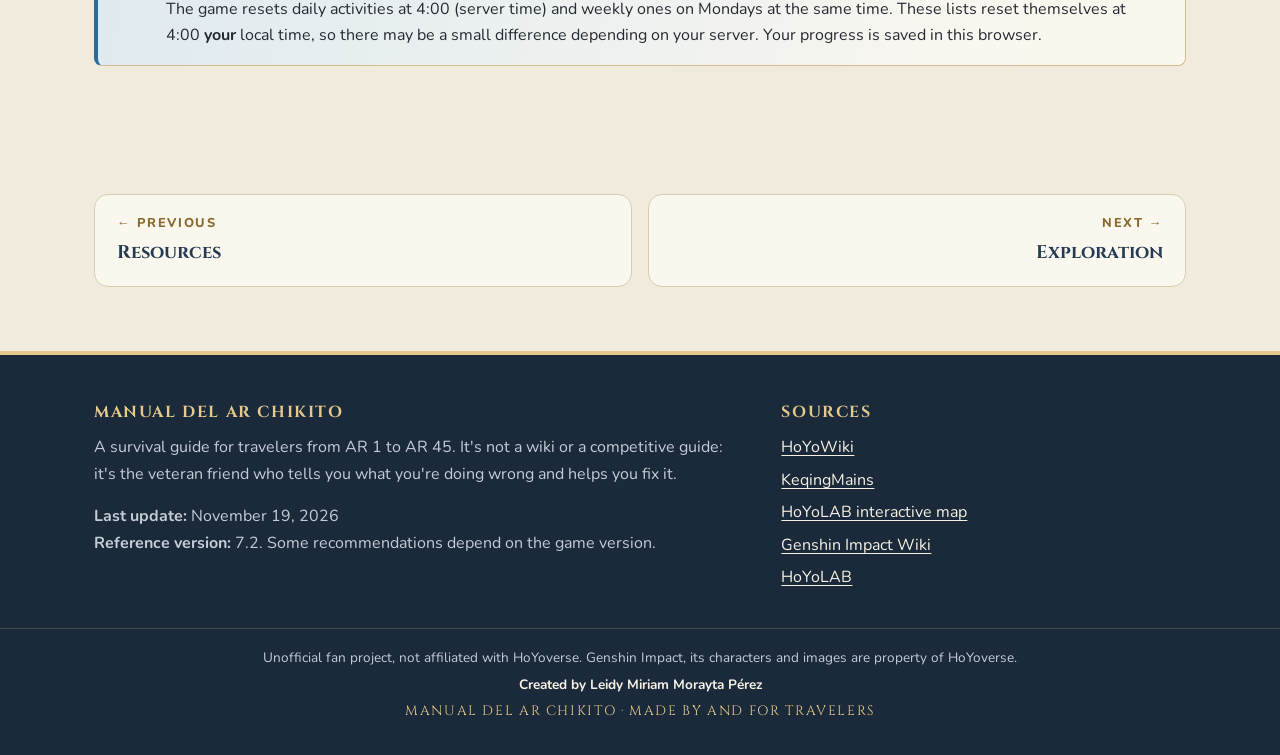
<file: pages/rutina.html>
<!DOCTYPE html>
<html lang="en">
<head>
    <meta charset="UTF-8">
    <meta name="viewport" content="width=device-width, initial-scale=1.0">
    <meta name="description" content="Genshin Impact daily and weekly routine: an interactive checklist with saved progress and Battle Pass goals.">
    <title>Daily routine · Manual del AR Chikito</title>

    <link rel="preconnect" href="https://fonts.googleapis.com">
    <link rel="preconnect" href="https://fonts.gstatic.com" crossorigin>
    <link href="https://fonts.googleapis.com/css2?family=Cinzel:wght@500;700&family=Nunito:wght@400;600;700;800&display=swap" rel="stylesheet">

    <link rel="stylesheet" href="../css/styles.css">
    <link rel="stylesheet" href="../css/components.css">
    <link rel="stylesheet" href="../css/responsive.css">

    <script src="../js/storage.js"></script>
    <script src="../js/language.js"></script>
</head>
<body data-root="../" data-page="rutina"
      data-title-en="Daily routine · Manual del AR Chikito"
      data-title-es="Rutina diaria · Manual del AR Chikito">
    <a class="skip-link" href="#contenido"><span lang="en">Skip to content</span><span lang="es">Saltar al contenido</span></a>
    <header id="site-header" class="site-header"></header>

    <main id="contenido">
        <section class="page-hero" aria-labelledby="page-title">
            <div class="page-hero__inner page-hero__inner--single container">
                <div class="page-hero__content">
                    <span class="page-hero__eyebrow"><span lang="en">Section 05 · Daily and weekly routine</span><span lang="es">Sección 05 · Rutina diaria y semanal</span></span>
                    <h1 id="page-title" class="page-hero__title">
                        <span lang="en">Fifteen minutes a day and your account will thank you</span>
                        <span lang="es">Quince minutos al día y tu cuenta te lo agradece</span>
                    </h1>
                    <p class="page-hero__lead">
                        <span lang="en">The bare minimum so your account doesn't fall behind. Haven't logged in for days? Oh well, it happened. Okay, let's start today: check off what you do and I'll keep count.</span>
                        <span lang="es">Lo mínimo para que tu cuenta no se quede atrás. ¿Llevas días sin entrar? Ni modo, ya pasó. A ver, empezamos hoy: ve marcando lo que hagas y yo llevo la cuenta.</span>
                    </p>
                    <div class="page-hero__meta">
                        <span class="meta-badge" data-last-update></span>
                        <button id="mark-read-button" class="button button--ghost button--small" type="button" aria-pressed="false"></button>
                    </div>
                </div>
            </div>
        </section>

        <nav class="page-toc" aria-label="On this page" data-aria-label-en="On this page" data-aria-label-es="En esta página">
            <div class="container">
                <ul class="page-toc__list">
                    <li><a class="page-toc__link" href="#checklist-diaria"><span lang="en">Daily checklist</span><span lang="es">Checklist diaria</span></a></li>
                    <li><a class="page-toc__link" href="#checklist-semanal"><span lang="en">Weekly goals</span><span lang="es">Objetivos semanales</span></a></li>
                </ul>
            </div>
        </nav>

        <section class="section" aria-labelledby="page-title">
            <div class="container">
                <div class="grid grid--2">

                    <!-- Checklist diaria -->
                    <article id="checklist-diaria" class="tool-card">
                        <div class="checklist-card__header">
                            <div class="tool-card__header">
                                <img src="../assets/icons/items/protogema.webp" alt="">
                                <div>
                                    <h2 class="tool-card__title"><span lang="en">Daily routine</span><span lang="es">Rutina diaria</span></h2>
                                    <p class="tool-card__subtitle"><span lang="en">For when you're short on time.</span><span lang="es">Para cuando tienes poco tiempo.</span></p>
                                </div>
                            </div>
                            <span id="daily-counter" class="checklist-card__counter" aria-live="polite">0/6</span>
                        </div>
                        <div class="progress" role="presentation">
                            <div id="daily-progress-bar" class="progress__bar"></div>
                        </div>

                        <!-- Las tareas se escriben aquí; js/checklist.js guarda cuáles están hechas -->
                        <ul id="daily-checklist" class="checklist">
                            <li class="checklist__item">
                                <label>
                                    <input class="checklist__checkbox" type="checkbox" value="commissions">
                                    <span class="checklist__text">
                                        <span lang="en">Claim commission or Encounter Points rewards</span>
                                        <span lang="es">Cobrar recompensas de comisiones o puntos de encuentro</span>
                                        <span class="checklist__hint">
                                            <span lang="en">The extra reward is claimed with Katheryne at the Adventurers' Guild.</span>
                                            <span lang="es">La recompensa extra se cobra con Katheryne, en el Gremio de Aventureros.</span>
                                        </span>
                                    </span>
                                </label>
                            </li>
                            <li class="checklist__item">
                                <label>
                                    <input class="checklist__checkbox" type="checkbox" value="resin">
                                    <span class="checklist__text">
                                        <span lang="en">Spend the resin you have available</span>
                                        <span lang="es">Gastar la resina que tengas disponible</span>
                                        <span class="checklist__hint">
                                            <span lang="en">Full resin is wasted resin, I told you.</span>
                                            <span lang="es">Resina llena es resina desperdiciada, te lo dije.</span>
                                        </span>
                                    </span>
                                </label>
                            </li>
                            <li class="checklist__item">
                                <label>
                                    <input class="checklist__checkbox" type="checkbox" value="collect-expeditions">
                                    <span class="checklist__text">
                                        <span lang="en">Collect your expeditions</span>
                                        <span lang="es">Cobrar las expediciones</span>
                                        <span class="checklist__hint">
                                            <span lang="en">Trick: always send at least 2 characters to mine ores; collecting them completes the daily goal.</span>
                                            <span lang="es">Truco: pon siempre al menos 2 personajes a buscar minerales; al cobrarlos cumples el objetivo diario.</span>
                                        </span>
                                    </span>
                                </label>
                            </li>
                            <li class="checklist__item">
                                <label>
                                    <input class="checklist__checkbox" type="checkbox" value="send-expeditions">
                                    <span class="checklist__text">
                                        <span lang="en">Send characters out on expeditions again</span>
                                        <span lang="es">Enviar nuevamente personajes a expediciones</span>
                                        <span class="checklist__hint">
                                            <span lang="en">If you forget, there'll be nothing to collect tomorrow. Oh well.</span>
                                            <span lang="es">Si se te olvida, mañana no hay nada que cobrar. Ni modo.</span>
                                        </span>
                                    </span>
                                </label>
                            </li>
                            <li class="checklist__item">
                                <label>
                                    <input class="checklist__checkbox" type="checkbox" value="events">
                                    <span class="checklist__text">
                                        <span lang="en">Check limited-time events</span>
                                        <span lang="es">Revisar eventos temporales</span>
                                        <span class="checklist__hint">
                                            <span lang="en">They give Primogems, and once they end they don't come back.</span>
                                            <span lang="es">Dan Protogemas y cuando terminan no vuelven.</span>
                                        </span>
                                    </span>
                                </label>
                            </li>
                            <li class="checklist__item">
                                <label>
                                    <input class="checklist__checkbox" type="checkbox" value="battle-pass-daily">
                                    <span class="checklist__text">
                                        <span lang="en">Check the Battle Pass daily goals</span>
                                        <span lang="es">Revisar los objetivos diarios del Pase de Batalla</span>
                                        <span class="checklist__hint">
                                            <span lang="en">Many of them get done with the tasks above.</span>
                                            <span lang="es">Muchos se cumplen solos con las tareas anteriores.</span>
                                        </span>
                                    </span>
                                </label>
                            </li>
                        </ul>

                        <p id="daily-done-message" class="checklist-card__done-message" hidden>
                            <span lang="en">Done! See, it wasn't that much. Now go explore with a clear conscience.</span>
                            <span lang="es">¡Listo! ¿Ves que no era tanto? Ahora sí, a explorar con la conciencia tranquila.</span>
                        </p>
                        <p id="daily-reset-info" class="checklist-card__reset-info"></p>
                        <button id="daily-reset-button" class="button button--small button--danger" type="button"><span lang="en">Reset checklist</span><span lang="es">Reiniciar checklist</span></button>
                    </article>

                    <!-- Checklist semanal -->
                    <article id="checklist-semanal" class="tool-card">
                        <div class="checklist-card__header">
                            <div class="tool-card__header">
                                <img src="../assets/icons/items/mineral-mistico.webp" alt="">
                                <div>
                                    <h2 class="tool-card__title"><span lang="en">Weekly goals</span><span lang="es">Objetivos semanales</span></h2>
                                    <p class="tool-card__subtitle"><span lang="en">Battle Pass and weekly bosses.</span><span lang="es">Pase de Batalla y jefes de la semana.</span></p>
                                </div>
                            </div>
                            <span id="weekly-counter" class="checklist-card__counter" aria-live="polite">0/5</span>
                        </div>
                        <div class="progress" role="presentation">
                            <div id="weekly-progress-bar" class="progress__bar"></div>
                        </div>

                        <ul id="weekly-checklist" class="checklist">
                            <li class="checklist__item">
                                <label>
                                    <input class="checklist__checkbox" type="checkbox" value="cook">
                                    <span class="checklist__text">
                                        <span lang="en">Cook 20 dishes</span>
                                        <span lang="es">Cocinar 20 platos</span>
                                        <span class="checklist__hint">
                                            <span lang="en">While you're at it, make some healing food for the bosses.</span>
                                            <span lang="es">Aprovecha y prepara comida para curarte en los jefes.</span>
                                        </span>
                                    </span>
                                </label>
                            </li>
                            <li class="checklist__item">
                                <label>
                                    <input class="checklist__checkbox" type="checkbox" value="forge">
                                    <span class="checklist__text">
                                        <span lang="en">Forge 20 items</span>
                                        <span lang="es">Forjar 20 objetos</span>
                                        <span class="checklist__hint">
                                            <span lang="en">Forging enhancement ore counts, and it's useful too.</span>
                                            <span lang="es">Forjar mineral de refinamiento cuenta y además te sirve.</span>
                                        </span>
                                    </span>
                                </label>
                            </li>
                            <li class="checklist__item">
                                <label>
                                    <input class="checklist__checkbox" type="checkbox" value="bosses-domains">
                                    <span class="checklist__text">
                                        <span lang="en">Complete the weekly boss and domain goals</span>
                                        <span lang="es">Completar los objetivos semanales de jefes y dominios</span>
                                        <span class="checklist__hint">
                                            <span lang="en">The first 3 weekly boss rewards cost half the resin.</span>
                                            <span lang="es">Las 3 primeras recompensas de jefes semanales cuestan la mitad de resina.</span>
                                        </span>
                                    </span>
                                </label>
                            </li>
                            <li class="checklist__item">
                                <label>
                                    <input class="checklist__checkbox" type="checkbox" value="battle-pass-exp">
                                    <span class="checklist__text">
                                        <span lang="en">Complete commissions and activities that give Battle Pass EXP</span>
                                        <span lang="es">Completar encargos y actividades que suman experiencia del pase</span>
                                        <span class="checklist__hint">
                                            <span lang="en">Check the Battle Pass missions tab.</span>
                                            <span lang="es">Revisa la pestaña de misiones del Pase de Batalla.</span>
                                        </span>
                                    </span>
                                </label>
                            </li>
                            <li class="checklist__item">
                                <label>
                                    <input class="checklist__checkbox" type="checkbox" value="reputation">
                                    <span class="checklist__text">
                                        <span lang="en">Check the weekly reputation goals and other available activities</span>
                                        <span lang="es">Revisar los objetivos semanales de reputación y otras actividades disponibles</span>
                                        <span class="checklist__hint">
                                            <span lang="en">Each region's reputation gives blueprints, rewards and useful upgrades.</span>
                                            <span lang="es">La reputación de cada región da planos, recompensas y mejoras útiles.</span>
                                        </span>
                                    </span>
                                </label>
                            </li>
                        </ul>

                        <p id="weekly-done-message" class="checklist-card__done-message" hidden>
                            <span lang="en">Week complete! You earned it: take a break (or a wish).</span>
                            <span lang="es">¡Semana cumplida! Te lo ganaste: date un descanso (o un deseo).</span>
                        </p>
                        <p id="weekly-reset-info" class="checklist-card__reset-info"></p>
                        <button id="weekly-reset-button" class="button button--small button--danger" type="button"><span lang="en">Reset checklist</span><span lang="es">Reiniciar checklist</span></button>
                    </article>
                </div>

                <div class="callout callout--note">
                    <strong class="callout__title"><span lang="en">About the reset</span><span lang="es">Sobre el reinicio</span></strong>
                    <p>
                        <span lang="en">The game resets daily activities at 4:00 (server time) and weekly ones on Mondays at the same time. These lists reset themselves at 4:00 <strong>your</strong> local time, so there may be a small difference depending on your server. Your progress is saved in this browser.</span>
                        <span lang="es">El juego reinicia las actividades diarias a las 4:00 (hora del servidor) y las semanales los lunes a esa misma hora. Estas listas se reinician solas a las 4:00 de <strong>tu</strong> hora local, así que puede haber una pequeña diferencia según tu servidor. Tu progreso se guarda en este navegador.</span>
                    </p>
                </div>
            </div>
        </section>

        <nav id="section-pagination" class="section-pagination container" aria-label="Sections" data-aria-label-en="Section navigation" data-aria-label-es="Navegación entre secciones"></nav>
    </main>

    <footer id="site-footer" class="site-footer"></footer>

    <script src="../data/site-content.js"></script>
    <script src="../js/main.js"></script>
    <script src="../js/checklist.js"></script>
</body>
</html>
</file>
<file: css/styles.css>
/* ==========================================================================
   styles.css — Estilos base del Manual del AR Chikito
   --------------------------------------------------------------------------
   Contenido:
   1. Variables de diseño (paleta, tipografía, medidas)
   2. Reset y elementos base
   3. Utilidades
   4. Encabezado y navegación
   5. Encabezados de página (hero)
   6. Estructura de secciones
   7. Pie de página y paginación entre secciones
   ========================================================================== */

/* 1. Variables de diseño ------------------------------------------------- */
:root {
    /* Paleta principal definida en el concepto del proyecto */
    --color-adventure-blue: #263b52;
    --color-adventure-blue-dark: #1a2a3b;
    --color-adventure-blue-light: #3a5574;
    --color-parchment-gold: #e5c98b;
    --color-gold-deep: #8a6a2f;          /* dorado oscuro, legible sobre fondo claro */
    --color-paper: #f1ebdd;
    --color-paper-light: #faf7ef;
    --color-paper-dark: #e7dfcc;
    --color-nature-green: #719b91;
    --color-green-deep: #3f665c;
    --color-paimon-pink: #b77b79;
    --color-pink-deep: #8b4a48;

    /* Texto y líneas */
    --color-ink: #262a33;
    --color-ink-soft: #545966;
    --color-line: #d9ccaf;
    --color-on-dark: #f6f1e4;
    --color-on-dark-soft: #c5ccd6;

    /* Colores de los avisos, inspirados en los elementos del juego:
       consejo = Dendro, error = Pyro, nota = Hydro, regla = Geo */
    --color-tip: #5e7d1f;
    --color-tip-background: #eef0d8;
    --color-warning: #b04e2a;
    --color-warning-background: #f6e2d4;
    --color-note: #2a6c97;
    --color-note-background: #dfeaf0;
    --color-rule: #8f6b25;
    --color-rule-background: #f3e7cb;
    --color-panel-border: #d3bc8e;   /* dorado de los paneles del juego */

    /* Colores elementales */
    --color-anemo: #3fae8e;
    --color-geo: #d29a2e;
    --color-electro: #9566cf;
    --color-dendro: #6f9e2c;
    --color-hydro: #2f8bd0;
    --color-pyro: #db5b38;
    --color-cryo: #5fb3cc;

    /* Tipografía */
    --font-display: 'Cinzel', Georgia, 'Times New Roman', serif;
    --font-body: 'Nunito', 'Segoe UI', Arial, sans-serif;

    /* Medidas y efectos */
    --content-width: 1140px;
    --radius-small: 8px;
    --radius-medium: 14px;
    --radius-large: 22px;
    --shadow-soft: 0 4px 16px rgba(38, 59, 82, 0.08);
    --shadow-raised: 0 12px 28px rgba(38, 59, 82, 0.16);
    --transition-fast: 0.18s ease;
}

/* 2. Reset y elementos base ---------------------------------------------- */
*,
*::before,
*::after {
    box-sizing: border-box;
}

html {
    scroll-behavior: smooth;
    scroll-padding-top: 90px;   /* evita que el encabezado fijo tape los títulos al saltar a un ancla */
}

body {
    margin: 0;
    font-family: var(--font-body);
    font-size: 1rem;
    line-height: 1.65;
    color: var(--color-ink);
    background-color: var(--color-paper);
    /* Textura sutil de papel con dos degradados radiales */
    background-image:
        radial-gradient(circle at 15% 20%, rgba(229, 201, 139, 0.18), transparent 40%),
        radial-gradient(circle at 85% 70%, rgba(113, 155, 145, 0.12), transparent 45%);
    background-attachment: fixed;
}

h1,
h2,
h3,
h4 {
    margin: 0 0 0.5em;
    line-height: 1.2;
    color: var(--color-adventure-blue);
}

h1,
h2 {
    font-family: var(--font-display);
    font-weight: 700;
    letter-spacing: 0.01em;
}

h3,
h4 {
    font-weight: 800;
}

p {
    margin: 0 0 1em;
}

a {
    color: var(--color-adventure-blue-light);
    text-decoration-thickness: 1px;
    text-underline-offset: 3px;
}

a:hover {
    color: var(--color-gold-deep);
}

img {
    max-width: 100%;
    display: block;
}

ul,
ol {
    margin: 0 0 1em;
    padding-left: 1.3em;
}

table {
    border-collapse: collapse;
    width: 100%;
}

button,
input,
select {
    font: inherit;
}

:focus-visible {
    outline: 3px solid var(--color-parchment-gold);
    outline-offset: 2px;
}

/* El atributo hidden siempre oculta, aunque el componente tenga display: flex o grid */
[hidden] {
    display: none !important;
}

/* Idioma: solo se muestra el texto del idioma activo (atributo lang de <html>, ver js/language.js).
   Los botones del selector de idioma (data-language) se ven siempre. */
html[lang="en"] body [lang="es"]:not([data-language]),
html[lang="es"] body [lang="en"]:not([data-language]) {
    display: none !important;
}

/* 3. Utilidades ----------------------------------------------------------- */

/* Oculta un elemento visualmente pero lo deja disponible para lectores de pantalla */
.visually-hidden {
    position: absolute;
    width: 1px;
    height: 1px;
    padding: 0;
    margin: -1px;
    overflow: hidden;
    clip: rect(0, 0, 0, 0);
    white-space: nowrap;
    border: 0;
}

/* Enlace "Saltar al contenido", visible solo al navegar con teclado */
.skip-link {
    position: absolute;
    top: -60px;
    left: 16px;
    z-index: 200;
    padding: 10px 16px;
    background-color: var(--color-parchment-gold);
    color: var(--color-adventure-blue);
    font-weight: 800;
    border-radius: var(--radius-small);
}

.skip-link:focus {
    top: 12px;
}

.container {
    width: 100%;
    max-width: var(--content-width);
    margin: 0 auto;
    padding: 0 24px;
}

/* Colores elementales: cualquier componente puede usar var(--element-color) */
.element--anemo { --element-color: var(--color-anemo); }
.element--geo { --element-color: var(--color-geo); }
.element--electro { --element-color: var(--color-electro); }
.element--dendro { --element-color: var(--color-dendro); }
.element--hydro { --element-color: var(--color-hydro); }
.element--pyro { --element-color: var(--color-pyro); }
.element--cryo { --element-color: var(--color-cryo); }

/* 4. Encabezado y navegación --------------------------------------------- */

/* El encabezado tiene dos filas: nombre + idioma arriba, menú abajo */
.site-header {
    position: sticky;
    top: 0;
    z-index: 100;
    background-color: var(--color-adventure-blue-dark);
    border-bottom: 2px solid var(--color-parchment-gold);
    box-shadow: 0 2px 12px rgba(0, 0, 0, 0.25);
}

.site-header__inner {
    display: flex;
    align-items: center;
    justify-content: space-between;
    gap: 16px;
    max-width: 1320px;
    min-height: 60px;
    margin: 0 auto;
    padding: 0 24px;
}

.site-header__actions {
    display: flex;
    align-items: center;
    flex-shrink: 0;
    gap: 12px;
}

.brand {
    display: flex;
    align-items: center;
    gap: 10px;
    min-width: 0;   /* permite que el nombre se acomode en pantallas angostas */
    color: var(--color-on-dark);
    text-decoration: none;
}

.brand:hover {
    color: var(--color-on-dark);
}

.brand__star {
    display: grid;
    place-items: center;
    flex-shrink: 0;
    width: 38px;
    height: 38px;
    font-size: 1.2rem;
    color: var(--color-adventure-blue-dark);
    background-color: var(--color-parchment-gold);
    border-radius: 50%;
}

.brand__text {
    display: flex;
    flex-direction: column;
    line-height: 1.1;
}

.brand__name {
    font-family: var(--font-display);
    font-size: 1.15rem;
    font-weight: 700;
    letter-spacing: 0.08em;
    color: var(--color-parchment-gold);
    text-transform: uppercase;
}

.brand__tagline {
    font-size: 0.72rem;
    letter-spacing: 0.12em;
    text-transform: uppercase;
    color: var(--color-on-dark-soft);
}

/* Selector de idioma EN / ES */
.language-switch {
    display: inline-flex;
    padding: 3px;
    border: 1px solid rgba(229, 201, 139, 0.5);
    border-radius: 999px;
}

.language-switch__option {
    padding: 5px 12px;
    font-size: 0.8rem;
    font-weight: 800;
    letter-spacing: 0.06em;
    color: var(--color-on-dark-soft);
    background: transparent;
    border: none;
    border-radius: 999px;
    cursor: pointer;
    transition: color var(--transition-fast), background-color var(--transition-fast);
}

.language-switch__option:hover {
    color: var(--color-on-dark);
}

.language-switch__option[aria-pressed="true"] {
    color: var(--color-adventure-blue-dark);
    background-color: var(--color-parchment-gold);
}

/* Segunda fila: menú de secciones */
.site-nav {
    border-top: 1px solid rgba(229, 201, 139, 0.18);
}

.site-nav__list {
    display: flex;
    flex-wrap: wrap;
    justify-content: center;
    gap: 2px;
    max-width: 1320px;
    margin: 0 auto;
    padding: 6px 24px;
    list-style: none;
}

.site-nav__link {
    display: block;
    padding: 7px 11px;
    font-size: 0.88rem;
    font-weight: 700;
    color: var(--color-on-dark-soft);
    text-decoration: none;
    border-radius: var(--radius-small);
    transition: color var(--transition-fast), background-color var(--transition-fast);
}

.site-nav__link:hover {
    color: var(--color-on-dark);
    background-color: rgba(255, 255, 255, 0.08);
}

.site-nav__link.is-active {
    color: var(--color-adventure-blue-dark);
    background-color: var(--color-parchment-gold);
}

/* Botón de menú (hamburguesa): solo visible en pantallas pequeñas (ver responsive.css) */
.nav-toggle {
    display: none;
    flex-direction: column;
    justify-content: center;
    flex-shrink: 0;
    gap: 5px;
    width: 44px;
    height: 44px;
    padding: 10px;
    background: transparent;
    border: 1px solid rgba(229, 201, 139, 0.5);
    border-radius: var(--radius-small);
    cursor: pointer;
}

.nav-toggle__bar {
    display: block;
    height: 2px;
    background-color: var(--color-parchment-gold);
    border-radius: 2px;
    transition: transform var(--transition-fast), opacity var(--transition-fast);
}

/* Animación de la hamburguesa a "X" cuando el menú está abierto */
.nav-toggle[aria-expanded="true"] .nav-toggle__bar:nth-child(1) {
    transform: translateY(7px) rotate(45deg);
}

.nav-toggle[aria-expanded="true"] .nav-toggle__bar:nth-child(2) {
    opacity: 0;
}

.nav-toggle[aria-expanded="true"] .nav-toggle__bar:nth-child(3) {
    transform: translateY(-7px) rotate(-45deg);
}

/* 5. Encabezados de página (hero) ---------------------------------------- */
.page-hero {
    position: relative;
    overflow: hidden;
    color: var(--color-on-dark);
    background-color: var(--color-adventure-blue);
    background-image:
        radial-gradient(circle at 85% 15%, rgba(229, 201, 139, 0.22), transparent 35%),
        radial-gradient(circle at 10% 90%, rgba(113, 155, 145, 0.25), transparent 40%);
    border-bottom: 4px solid var(--color-parchment-gold);
}

/* Estrella decorativa de fondo */
.page-hero::after {
    content: "✦";
    position: absolute;
    right: -30px;
    bottom: -90px;
    font-size: 22rem;
    line-height: 1;
    color: rgba(229, 201, 139, 0.07);
    pointer-events: none;
}

.page-hero__inner {
    position: relative;
    z-index: 1;
    display: grid;
    grid-template-columns: minmax(0, 1.25fr) minmax(0, 1fr);
    gap: 40px;
    align-items: center;
    padding-top: 56px;
    padding-bottom: 56px;
}

.page-hero__inner--single {
    grid-template-columns: minmax(0, 1fr);
    max-width: 860px;
}

.page-hero__eyebrow {
    display: inline-block;
    margin-bottom: 14px;
    font-family: var(--font-display);
    font-size: 0.85rem;
    font-weight: 700;
    letter-spacing: 0.16em;
    text-transform: uppercase;
    color: var(--color-parchment-gold);
}

.page-hero__title {
    font-size: clamp(2rem, 4vw, 3rem);
    color: var(--color-on-dark);
}

.page-hero__lead {
    max-width: 60ch;
    font-size: 1.12rem;
    color: var(--color-on-dark-soft);
}

.page-hero__meta {
    display: flex;
    flex-wrap: wrap;
    align-items: center;
    gap: 10px;
    margin-top: 22px;
}

.page-hero__media img {
    width: 100%;
    border: 3px solid var(--color-parchment-gold);
    border-radius: var(--radius-large);
    box-shadow: var(--shadow-raised);
}

.page-hero__caption {
    margin-top: 10px;
    font-size: 0.85rem;
    color: var(--color-on-dark-soft);
    text-align: center;
}

/* Variante del inicio: más alta y con la imagen del diario */
.home-hero .page-hero__inner {
    padding-top: 72px;
    padding-bottom: 80px;
}

.home-hero__title {
    font-size: clamp(2.3rem, 5vw, 3.6rem);
}

.home-hero__actions {
    display: flex;
    flex-wrap: wrap;
    gap: 12px;
    margin-top: 28px;
}

.home-hero__media img {
    aspect-ratio: 1 / 1;
    object-fit: cover;
    transform: rotate(2deg);
}

/* 6. Estructura de secciones --------------------------------------------- */
.section {
    padding: 64px 0;
}

.section--alt {
    background-color: rgba(231, 223, 204, 0.55);
    border-top: 1px solid var(--color-line);
    border-bottom: 1px solid var(--color-line);
}

.section--compact {
    padding: 40px 0;
}

.section-header {
    max-width: 760px;
    margin-bottom: 32px;
}

.section-header--center {
    margin-left: auto;
    margin-right: auto;
    text-align: center;
}

.section-header__eyebrow {
    display: block;
    margin-bottom: 8px;
    font-size: 0.8rem;
    font-weight: 800;
    letter-spacing: 0.16em;
    text-transform: uppercase;
    color: var(--color-gold-deep);
}

.section-header__title {
    font-size: clamp(1.6rem, 3vw, 2.2rem);
}

.section-header__lead {
    font-size: 1.08rem;
    color: var(--color-ink-soft);
}

/* Índice de la página (enlaces a las subsecciones) */
.page-toc {
    background-color: var(--color-paper-light);
    border-bottom: 1px solid var(--color-line);
}

.page-toc__list {
    display: flex;
    flex-wrap: wrap;
    gap: 8px;
    margin: 0;
    padding: 16px 0;
    list-style: none;
}

.page-toc__link {
    display: inline-block;
    padding: 6px 14px;
    font-size: 0.9rem;
    font-weight: 700;
    color: var(--color-adventure-blue);
    text-decoration: none;
    background-color: var(--color-paper);
    border: 1px solid var(--color-line);
    border-radius: 999px;
    transition: background-color var(--transition-fast), border-color var(--transition-fast);
}

.page-toc__link:hover {
    color: var(--color-adventure-blue);
    background-color: var(--color-parchment-gold);
    border-color: var(--color-parchment-gold);
}

/* 7. Pie de página y paginación ------------------------------------------ */
.section-pagination {
    display: grid;
    grid-template-columns: repeat(2, minmax(0, 1fr));
    gap: 16px;
    padding-top: 40px;
    padding-bottom: 64px;
}

.pagination-link {
    display: flex;
    flex-direction: column;
    gap: 4px;
    padding: 18px 22px;
    color: var(--color-adventure-blue);
    text-decoration: none;
    background-color: var(--color-paper-light);
    border: 1px solid var(--color-line);
    border-radius: var(--radius-medium);
    transition: border-color var(--transition-fast), transform var(--transition-fast);
}

.pagination-link:hover {
    color: var(--color-adventure-blue);
    border-color: var(--color-gold-deep);
    transform: translateY(-2px);
}

.pagination-link--next {
    grid-column: 2;
    text-align: right;
}

.pagination-link__label {
    font-size: 0.8rem;
    font-weight: 800;
    letter-spacing: 0.12em;
    text-transform: uppercase;
    color: var(--color-gold-deep);
}

.pagination-link__title {
    font-family: var(--font-display);
    font-size: 1.15rem;
    font-weight: 700;
}

.site-footer {
    color: var(--color-on-dark-soft);
    background-color: var(--color-adventure-blue-dark);
    border-top: 4px solid var(--color-parchment-gold);
}

.site-footer__inner {
    display: grid;
    grid-template-columns: 1.6fr 1fr;
    gap: 40px;
    padding-top: 48px;
    padding-bottom: 32px;
}

.site-footer__title {
    margin-bottom: 12px;
    font-family: var(--font-display);
    font-size: 1rem;
    letter-spacing: 0.1em;
    text-transform: uppercase;
    color: var(--color-parchment-gold);
}

.site-footer__list {
    margin: 0;
    padding: 0;
    list-style: none;
}

.site-footer__list li {
    margin-bottom: 6px;
}

.site-footer a {
    color: var(--color-on-dark);
}

.site-footer a:hover {
    color: var(--color-parchment-gold);
}

.site-footer__legal {
    padding: 18px 24px 28px;
    font-size: 0.85rem;
    text-align: center;
    border-top: 1px solid rgba(229, 201, 139, 0.2);
}

.site-footer__legal p {
    margin: 0 0 4px;
}

.site-footer__author {
    font-weight: 700;
    color: var(--color-on-dark);
}

.site-footer__signature {
    font-family: var(--font-display);
    letter-spacing: 0.12em;
    text-transform: uppercase;
    color: var(--color-parchment-gold);
}
</file>
<file: css/components.css>
/* ==========================================================================
   components.css — Componentes reutilizables
   --------------------------------------------------------------------------
   1. Botones y chips
   2. Tarjetas, rejillas y avisos (callouts)
   3. Insignias, estrellas y etiquetas
   4. Tablas
   5. Formularios y paneles de resultados
   6. Barras de progreso
   7. Inicio y herramientas: accesos, consejo, secciones, herramientas y confesiones
   8. Primeros pasos: temas, elementos y glosario
   9. Equipos: roles, equipos recomendados, fichero y armador
   10. Reacciones: laboratorio y enciclopedia
   11. Rutina: checklist
   12. Exploración: pasos y pasivas
   13. Actividades: dominios de hoy y actividades avanzadas
   14. Pity: medidor
   ========================================================================== */

/* 1. Botones y chips ------------------------------------------------------ */
.button {
    display: inline-flex;
    align-items: center;
    justify-content: center;
    gap: 8px;
    padding: 12px 22px;
    font-weight: 800;
    line-height: 1.2;
    text-decoration: none;
    color: var(--color-adventure-blue-dark);
    background-color: var(--color-parchment-gold);
    border: 2px solid var(--color-parchment-gold);
    border-radius: 999px;
    cursor: pointer;
    transition: transform var(--transition-fast), background-color var(--transition-fast), box-shadow var(--transition-fast);
}

.button:hover {
    color: var(--color-adventure-blue-dark);
    background-color: #f0d9a3;
    transform: translateY(-2px);
    box-shadow: var(--shadow-soft);
}

.button--secondary {
    color: var(--color-adventure-blue);
    background-color: transparent;
    border-color: var(--color-adventure-blue);
}

.button--secondary:hover {
    color: var(--color-on-dark);
    background-color: var(--color-adventure-blue);
}

/* Botón transparente para fondos oscuros */
.button--ghost {
    color: var(--color-on-dark);
    background-color: transparent;
    border-color: rgba(229, 201, 139, 0.6);
}

.button--ghost:hover {
    color: var(--color-adventure-blue-dark);
    background-color: var(--color-parchment-gold);
}

.button--ghost[aria-pressed="true"] {
    color: var(--color-adventure-blue-dark);
    background-color: var(--color-dendro);
    border-color: var(--color-dendro);
}

.button--small {
    padding: 7px 14px;
    font-size: 0.88rem;
}

.button--danger {
    color: var(--color-warning);
    background-color: transparent;
    border-color: var(--color-warning);
}

.button--danger:hover {
    color: #fff;
    background-color: var(--color-warning);
}

.button:disabled {
    opacity: 0.5;
    cursor: not-allowed;
    transform: none;
    box-shadow: none;
}

/* Chip: botón pequeño para filtros (usa aria-pressed para su estado) */
.chip {
    display: inline-flex;
    align-items: center;
    gap: 6px;
    padding: 6px 12px;
    font-size: 0.88rem;
    font-weight: 700;
    color: var(--color-adventure-blue);
    background-color: var(--color-paper-light);
    border: 1px solid var(--color-line);
    border-radius: 999px;
    cursor: pointer;
    transition: background-color var(--transition-fast), border-color var(--transition-fast);
}

.chip:hover {
    border-color: var(--color-gold-deep);
}

.chip[aria-pressed="true"] {
    color: var(--color-on-dark);
    background-color: var(--color-adventure-blue);
    border-color: var(--color-adventure-blue);
}

.chip img {
    width: 18px;
    height: 18px;
}

/* 2. Tarjetas, rejillas y avisos ----------------------------------------- */
.grid {
    display: grid;
    gap: 20px;
}

.grid--2 { grid-template-columns: repeat(2, minmax(0, 1fr)); }
.grid--3 { grid-template-columns: repeat(3, minmax(0, 1fr)); }
.grid--4 { grid-template-columns: repeat(4, minmax(0, 1fr)); }

.card {
    position: relative;
    padding: 24px;
    background-color: var(--color-paper-light);
    border: 1px solid var(--color-line);
    border-radius: var(--radius-medium);
    box-shadow: var(--shadow-soft);
}

/* Línea dorada superior: detalle de "diario de aventuras" */
.card::before {
    content: "";
    position: absolute;
    top: 0;
    left: 24px;
    right: 24px;
    height: 3px;
    background: linear-gradient(90deg, transparent, var(--color-parchment-gold), transparent);
}

.card__title {
    font-size: 1.15rem;
}

.card__text:last-child {
    margin-bottom: 0;
}

/* Aviso destacado con el color y el ícono de un elemento, como los paneles del juego:
   nota = Hydro (por defecto), consejo = Dendro, error = Pyro, regla = Geo */
.callout {
    --callout-color: var(--color-note);
    --callout-background: var(--color-note-background);
    --callout-icon: url("../assets/icons/elements/hydro.svg");
    position: relative;
    margin: 24px 0;
    padding: 16px 22px 16px 68px;
    background: linear-gradient(100deg, var(--callout-background), var(--color-paper-light) 85%);
    border: 1px solid var(--color-panel-border);
    border-left: 4px solid var(--callout-color);
    border-radius: var(--radius-small);
}

/* Ícono del elemento dentro de un círculo */
.callout::before {
    content: "";
    position: absolute;
    top: 14px;
    left: 18px;
    width: 34px;
    height: 34px;
    background: var(--color-paper-light) var(--callout-icon) center / 24px no-repeat;
    border: 1px solid var(--callout-color);
    border-radius: 50%;
}

.callout > :last-child {
    margin-bottom: 0;
}

.callout__title {
    display: block;
    margin-bottom: 4px;
    font-weight: 800;
    color: var(--callout-color);
}

.callout--tip {
    --callout-color: var(--color-tip);
    --callout-background: var(--color-tip-background);
    --callout-icon: url("../assets/icons/elements/dendro.svg");
}

.callout--warning {
    --callout-color: var(--color-warning);
    --callout-background: var(--color-warning-background);
    --callout-icon: url("../assets/icons/elements/pyro.svg");
}

.callout--rule {
    --callout-color: var(--color-rule);
    --callout-background: var(--color-rule-background);
    --callout-icon: url("../assets/icons/elements/geo.svg");
}

/* 3. Insignias, estrellas y etiquetas ------------------------------------ */
.meta-badge {
    display: inline-flex;
    align-items: center;
    gap: 6px;
    padding: 5px 12px;
    font-size: 0.82rem;
    font-weight: 700;
    color: var(--color-on-dark);
    background-color: rgba(255, 255, 255, 0.08);
    border: 1px solid rgba(229, 201, 139, 0.35);
    border-radius: 999px;
}

.badge {
    display: inline-block;
    padding: 2px 10px;
    font-size: 0.76rem;
    font-weight: 800;
    letter-spacing: 0.02em;
    color: var(--color-adventure-blue);
    background-color: var(--color-paper-dark);
    border-radius: 999px;
}

.badge--free {
    color: #fff;
    background-color: var(--color-tip);
}

.badge--version {
    color: var(--color-warning);
    background-color: var(--color-warning-background);
}

.badge--gold {
    color: var(--color-adventure-blue-dark);
    background-color: var(--color-parchment-gold);
}

/* Insignia con el color del elemento (requiere una clase element--<id>) */
.element-badge {
    display: inline-flex;
    align-items: center;
    gap: 6px;
    padding: 3px 10px 3px 4px;
    font-size: 0.82rem;
    font-weight: 800;
    color: #fff;
    background-color: var(--element-color);
    border-radius: 999px;
}

.element-badge img {
    width: 20px;
    height: 20px;
    padding: 2px;
    background-color: rgba(255, 255, 255, 0.85);
    border-radius: 50%;
}

.stars {
    color: var(--color-geo);
    letter-spacing: 0.05em;
}

/* 4. Tablas --------------------------------------------------------------- */
.table-wrapper {
    overflow-x: auto;
    background-color: var(--color-paper-light);
    border: 1px solid var(--color-line);
    border-radius: var(--radius-medium);
    box-shadow: var(--shadow-soft);
}

.data-table {
    min-width: 560px;
}

.data-table caption {
    padding: 14px 18px 0;
    font-size: 0.85rem;
    color: var(--color-ink-soft);
    text-align: left;
    caption-side: bottom;
    padding-bottom: 14px;
}

.data-table th,
.data-table td {
    padding: 14px 18px;
    text-align: left;
    vertical-align: top;
    border-bottom: 1px solid var(--color-line);
}

.data-table thead th {
    font-size: 0.82rem;
    letter-spacing: 0.08em;
    text-transform: uppercase;
    color: var(--color-parchment-gold);
    background-color: var(--color-adventure-blue);
}

.data-table tbody tr:last-child th,
.data-table tbody tr:last-child td {
    border-bottom: none;
}

.data-table tbody tr:hover {
    background-color: rgba(229, 201, 139, 0.15);
}

/* Celda con ícono y nombre de un recurso */
.resource-name {
    display: flex;
    align-items: center;
    gap: 12px;
    font-weight: 800;
    color: var(--color-adventure-blue);
}

.resource-name img {
    width: 40px;
    height: 40px;
    object-fit: contain;
    flex-shrink: 0;
}

/* 5. Formularios y paneles de resultados --------------------------------- */
.tool-card {
    padding: 28px;
    background-color: var(--color-paper-light);
    border: 2px solid var(--color-parchment-gold);
    border-radius: var(--radius-large);
    box-shadow: var(--shadow-raised);
}

.tool-card__header {
    display: flex;
    align-items: center;
    gap: 14px;
    margin-bottom: 20px;
}

.tool-card__header img {
    width: 52px;
    height: 52px;
    object-fit: contain;
}

.tool-card__title {
    margin: 0;
    font-family: var(--font-display);
    font-size: 1.35rem;
}

.tool-card__subtitle {
    margin: 0;
    font-size: 0.92rem;
    color: var(--color-ink-soft);
}

.form-row {
    display: grid;
    grid-template-columns: repeat(auto-fit, minmax(200px, 1fr));
    gap: 16px;
    margin-bottom: 20px;
}

.form-field {
    display: flex;
    flex-direction: column;
    gap: 6px;
}

/* Campo suelto dentro de una herramienta (fuera de .form-row) */
.tool-card > .form-field {
    margin-bottom: 20px;
}

.form-field__label {
    font-size: 0.9rem;
    font-weight: 800;
    color: var(--color-adventure-blue);
}

.form-field__hint {
    font-size: 0.8rem;
    color: var(--color-ink-soft);
}

.form-field__input {
    width: 100%;
    padding: 10px 14px;
    color: var(--color-ink);
    background-color: #fff;
    border: 1px solid var(--color-line);
    border-radius: var(--radius-small);
}

.form-field__input:focus {
    border-color: var(--color-gold-deep);
    outline: 2px solid var(--color-parchment-gold);
    outline-offset: 0;
}

/* Grupo de dos opciones Sí/No */
.toggle-group {
    display: flex;
    gap: 8px;
}

.toggle-group .chip {
    flex: 1;
    justify-content: center;
    padding: 9px 12px;
}

.result-panel {
    padding: 22px;
    color: var(--color-on-dark);
    background-color: var(--color-adventure-blue);
    border-radius: var(--radius-medium);
}

.result-panel p {
    margin-bottom: 0.6em;
}

.result-panel strong {
    color: var(--color-parchment-gold);
}

.result-stats {
    display: grid;
    grid-template-columns: repeat(auto-fit, minmax(150px, 1fr));
    gap: 12px;
    margin-bottom: 16px;
}

.result-stat {
    display: flex;
    flex-direction: column;
    gap: 2px;
    padding: 14px;
    background-color: rgba(255, 255, 255, 0.07);
    border: 1px solid rgba(229, 201, 139, 0.25);
    border-radius: var(--radius-small);
}

.result-stat__value {
    font-family: var(--font-display);
    font-size: 1.6rem;
    font-weight: 700;
    color: var(--color-parchment-gold);
}

.result-stat__label {
    font-size: 0.85rem;
    color: var(--color-on-dark-soft);
}

.result-panel__note {
    margin-top: 12px;
    font-size: 0.82rem;
    color: var(--color-on-dark-soft);
}

/* 6. Barras de progreso --------------------------------------------------- */
.progress {
    height: 12px;
    overflow: hidden;
    background-color: var(--color-paper-dark);
    border-radius: 999px;
}

.progress__bar {
    height: 100%;
    width: 0;
    background: linear-gradient(90deg, var(--color-dendro), var(--color-parchment-gold));
    border-radius: 999px;
    transition: width 0.35s ease;
}

.progress__label {
    display: flex;
    justify-content: space-between;
    margin-bottom: 6px;
    font-size: 0.9rem;
    font-weight: 700;
    color: var(--color-adventure-blue);
}

/* 7. Inicio ---------------------------------------------------------------- */

/* Accesos rápidos "¿Qué necesitas aprender hoy?" */
.quick-links {
    display: grid;
    grid-template-columns: repeat(4, minmax(0, 1fr));
    gap: 16px;
}

.quick-link {
    display: flex;
    align-items: center;
    gap: 14px;
    padding: 18px 20px;
    font-weight: 800;
    color: var(--color-adventure-blue);
    text-decoration: none;
    background-color: var(--color-paper-light);
    border: 1px solid var(--color-line);
    border-radius: var(--radius-medium);
    box-shadow: var(--shadow-soft);
    transition: transform var(--transition-fast), border-color var(--transition-fast);
}

.quick-link:hover {
    color: var(--color-adventure-blue);
    border-color: var(--color-gold-deep);
    transform: translateY(-3px);
}

.quick-link img {
    width: 44px;
    height: 44px;
    object-fit: contain;
    flex-shrink: 0;
}

/* Consejo de la veterana */
.veteran-tip {
    display: grid;
    grid-template-columns: auto minmax(0, 1fr) auto;
    gap: 22px;
    align-items: center;
    padding: 26px 30px;
    background-color: #f6eedb;
    border: 2px dashed var(--color-parchment-gold);
    border-radius: var(--radius-large);
}

.veteran-tip__avatar {
    width: 84px;
    height: 84px;
    background-color: var(--color-paper-light);
    border: 3px solid var(--color-parchment-gold);
    border-radius: 50%;
}

.veteran-tip__label {
    display: block;
    font-size: 0.8rem;
    font-weight: 800;
    letter-spacing: 0.14em;
    text-transform: uppercase;
    color: var(--color-gold-deep);
}

.veteran-tip__title {
    margin: 4px 0;
    font-family: var(--font-body);
    font-size: 1.35rem;
    font-weight: 800;
}

.veteran-tip__text {
    margin: 0;
    color: var(--color-ink-soft);
}

/* Secciones del manual con estado de lectura */
.reading-progress {
    max-width: 520px;
    margin-bottom: 28px;
}

.section-grid {
    display: grid;
    grid-template-columns: repeat(4, minmax(0, 1fr));
    gap: 16px;
}

.section-card {
    position: relative;
    display: flex;
    flex-direction: column;
    gap: 6px;
    min-height: 150px;
    padding: 22px;
    color: var(--color-ink);
    text-decoration: none;
    background-color: var(--color-paper-light);
    border: 1px solid var(--color-line);
    border-radius: var(--radius-medium);
    transition: transform var(--transition-fast), border-color var(--transition-fast);
}

.section-card:hover {
    color: var(--color-ink);
    border-color: var(--color-gold-deep);
    transform: translateY(-3px);
}

.section-card__number {
    font-family: var(--font-display);
    font-size: 1.8rem;
    font-weight: 700;
    color: var(--color-parchment-gold);
}

.section-card__title {
    font-size: 1.1rem;
    font-weight: 800;
    color: var(--color-adventure-blue);
}

.section-card__summary {
    font-size: 0.9rem;
    color: var(--color-ink-soft);
}

.section-card__status {
    display: none;
    position: absolute;
    top: 16px;
    right: 16px;
}

.section-card.is-read {
    border-color: var(--color-tip);
    background-color: var(--color-tip-background);
}

.section-card.is-read .section-card__status {
    display: inline-block;
}

/* Página de herramientas: una tarjeta enlazada por herramienta */
.tool-grid {
    display: grid;
    grid-template-columns: repeat(4, minmax(0, 1fr));
    gap: 16px;
}

.tool-link {
    display: flex;
    flex-direction: column;
    gap: 6px;
    padding: 22px;
    color: var(--color-on-dark);
    text-decoration: none;
    background-color: var(--color-adventure-blue);
    border: 1px solid var(--color-panel-border);
    border-radius: var(--radius-medium);
    transition: transform var(--transition-fast), background-color var(--transition-fast);
}

.tool-link:hover {
    color: var(--color-on-dark);
    background-color: var(--color-adventure-blue-light);
    transform: translateY(-3px);
}

.tool-link img {
    width: 44px;
    height: 44px;
    object-fit: contain;
}

.tool-link__type {
    font-size: 0.74rem;
    font-weight: 800;
    letter-spacing: 0.12em;
    text-transform: uppercase;
    color: var(--color-parchment-gold);
}

.tool-link__title {
    font-size: 1.08rem;
    font-weight: 800;
}

.tool-link__text {
    font-size: 0.9rem;
    color: var(--color-on-dark-soft);
}

/* Confesiones de un AR 60 */
.confessions {
    display: grid;
    grid-template-columns: repeat(3, minmax(0, 1fr));
    gap: 16px;
    margin: 0;
    padding: 0;
    list-style: none;
}

.confessions__item {
    padding: 20px 22px 20px 52px;
    position: relative;
    background-color: var(--color-paper-light);
    border: 1px solid var(--color-line);
    border-radius: var(--radius-medium);
}

.confessions__item::before {
    content: "✦";
    position: absolute;
    top: 18px;
    left: 20px;
    color: var(--color-paimon-pink);
}

.confessions__item--soon {
    font-style: italic;
    color: var(--color-ink-soft);
    border-style: dashed;
}

/* Lema */
.motto {
    margin: 0;
    padding: 48px 24px;
    text-align: center;
}

.motto__quote {
    max-width: 820px;
    margin: 0 auto 12px;
    font-family: var(--font-display);
    font-size: clamp(1.4rem, 3vw, 2rem);
    font-weight: 700;
    line-height: 1.35;
    color: var(--color-adventure-blue);
}

.motto__caption {
    font-weight: 700;
    color: var(--color-tip);
}

/* 8. Primeros pasos -------------------------------------------------------- */
.topic {
    display: grid;
    grid-template-columns: 88px minmax(0, 1fr);
    gap: 24px;
    padding: 32px 0;
    border-bottom: 1px solid var(--color-line);
}

.topic:last-of-type {
    border-bottom: none;
}

.topic__icon {
    width: 88px;
    height: 88px;
    padding: 12px;
    object-fit: contain;
    background-color: var(--color-paper-light);
    border: 2px solid var(--color-parchment-gold);
    border-radius: 50%;
}

.topic__title {
    font-family: var(--font-display);
    font-size: 1.6rem;
}

.topic__columns {
    display: grid;
    grid-template-columns: repeat(2, minmax(0, 1fr));
    gap: 16px;
    margin-top: 16px;
}

.topic__columns .callout {
    margin: 0;
}

.stat-list {
    display: grid;
    grid-template-columns: repeat(auto-fit, minmax(190px, 1fr));
    gap: 12px;
    margin: 16px 0;
    padding: 0;
    list-style: none;
}

.stat-list li {
    padding: 12px 14px;
    font-size: 0.92rem;
    background-color: var(--color-paper-light);
    border: 1px solid var(--color-line);
    border-radius: var(--radius-small);
}

.stat-list strong {
    display: block;
    color: var(--color-adventure-blue);
}

.element-grid {
    display: grid;
    grid-template-columns: repeat(auto-fit, minmax(190px, 1fr));
    gap: 14px;
    margin-top: 16px;
}

.element-card {
    padding: 18px;
    background-color: var(--color-paper-light);
    border: 1px solid var(--color-line);
    border-top: 5px solid var(--element-color);
    border-radius: var(--radius-medium);
}

.element-card__header {
    display: flex;
    align-items: center;
    gap: 10px;
    margin-bottom: 8px;
}

.element-card__header img {
    width: 36px;
    height: 36px;
}

.element-card__name {
    margin: 0;
    font-size: 1.1rem;
    color: var(--element-color);
}

.element-card p {
    margin: 0;
    font-size: 0.9rem;
}

.glossary {
    display: grid;
    grid-template-columns: repeat(2, minmax(0, 1fr));
    gap: 12px 24px;
    margin: 0;
}

.glossary__item {
    padding: 14px 18px;
    background-color: var(--color-paper-light);
    border: 1px solid var(--color-line);
    border-radius: var(--radius-small);
}

.glossary dt {
    font-weight: 800;
    color: var(--color-adventure-blue);
}

.glossary dd {
    margin: 4px 0 0;
    font-size: 0.92rem;
    color: var(--color-ink-soft);
}

/* 9. Equipos --------------------------------------------------------------- */
.role-card {
    text-align: center;
}

.role-card__symbol {
    display: grid;
    place-items: center;
    width: 56px;
    height: 56px;
    margin: 0 auto 12px;
    font-size: 1.5rem;
    color: var(--color-adventure-blue-dark);
    background-color: var(--color-parchment-gold);
    border-radius: 50%;
}

.role-card p {
    margin: 0;
    font-size: 0.92rem;
    color: var(--color-ink-soft);
}

/* Tarjeta de equipo recomendado */
.team-card {
    display: grid;
    grid-template-columns: minmax(0, 0.9fr) minmax(0, 1.1fr);
    overflow: hidden;
    margin-bottom: 28px;
    background-color: var(--color-paper-light);
    border: 1px solid var(--color-line);
    border-radius: var(--radius-large);
    box-shadow: var(--shadow-soft);
}

.team-card__media {
    position: relative;
    min-height: 260px;
    background-color: var(--color-adventure-blue);
}

.team-card__media img {
    width: 100%;
    height: 100%;
    object-fit: cover;
}

/* Variante con la imagen arriba, para ilustraciones panorámicas */
.team-card--stacked {
    grid-template-columns: minmax(0, 1fr);
}

.team-card--stacked .team-card__media {
    min-height: 0;
    height: 340px;
}

.team-card--stacked .team-card__media img {
    object-position: center 22%;
}

/* Variante sin imagen grande: se muestran los avatares sobre fondo azul */
.team-card__media--avatars {
    display: grid;
    place-items: center;
    padding: 24px;
    background-image: radial-gradient(circle at 30% 30%, rgba(111, 158, 44, 0.45), transparent 60%);
}

.team-card__body {
    padding: 28px;
}

.team-card__title {
    font-family: var(--font-display);
    font-size: 1.45rem;
}

.team-members {
    display: flex;
    flex-wrap: wrap;
    gap: 10px;
    margin: 0 0 16px;
    padding: 0;
    list-style: none;
}

.team-member {
    display: flex;
    flex-direction: column;
    align-items: center;
    gap: 4px;
    width: 72px;
    font-size: 0.78rem;
    font-weight: 700;
    text-align: center;
    color: var(--color-adventure-blue);
}

.team-member img {
    width: 60px;
    height: 60px;
    background-color: var(--element-color, var(--color-paper-dark));
    border: 2px solid var(--color-parchment-gold);
    border-radius: 50%;
}

.team-card__media--avatars .team-member {
    width: 96px;
    color: var(--color-on-dark);
}

.team-card__media--avatars .team-member img {
    width: 84px;
    height: 84px;
}

.pros-cons {
    display: grid;
    grid-template-columns: repeat(2, minmax(0, 1fr));
    gap: 14px;
    margin: 16px 0;
}

.pros-cons__column {
    padding: 14px 16px;
    font-size: 0.92rem;
    border-radius: var(--radius-small);
}

.pros-cons__column ul {
    margin: 0;
}

.pros-cons__column--pros {
    background-color: var(--color-tip-background);
    border-left: 3px solid var(--color-tip);
}

.pros-cons__column--cons {
    background-color: var(--color-warning-background);
    border-left: 3px solid var(--color-warning);
}

.pros-cons__title {
    display: block;
    margin-bottom: 4px;
    font-weight: 800;
}

.pros-cons__column--pros .pros-cons__title { color: var(--color-tip); }
.pros-cons__column--cons .pros-cons__title { color: var(--color-warning); }

.team-card__alternatives {
    font-size: 0.92rem;
}

/* Filtros del fichero de personajes */
.catalog-filters {
    display: grid;
    gap: 16px;
    margin-bottom: 20px;
    padding: 22px;
    background-color: var(--color-paper-light);
    border: 1px solid var(--color-line);
    border-radius: var(--radius-medium);
}

.filter-group {
    display: flex;
    flex-wrap: wrap;
    align-items: center;
    gap: 8px;
}

.filter-group__label {
    min-width: 130px;
    font-size: 0.85rem;
    font-weight: 800;
    letter-spacing: 0.04em;
    color: var(--color-adventure-blue);
}

.catalog-filters__row {
    display: grid;
    grid-template-columns: repeat(3, minmax(0, 1fr)) auto;
    gap: 16px;
    align-items: end;
}

.catalog-count {
    margin: 0 0 16px;
    font-weight: 700;
    color: var(--color-ink-soft);
}

.character-grid {
    display: grid;
    grid-template-columns: repeat(auto-fill, minmax(250px, 1fr));
    gap: 18px;
}

.character-card {
    display: flex;
    flex-direction: column;
    overflow: hidden;
    background-color: var(--color-paper-light);
    border: 1px solid var(--color-line);
    border-radius: var(--radius-medium);
    box-shadow: var(--shadow-soft);
    transition: transform var(--transition-fast), box-shadow var(--transition-fast);
}

.character-card:hover {
    transform: translateY(-3px);
    box-shadow: var(--shadow-raised);
}

.character-card__header {
    display: flex;
    align-items: center;
    gap: 14px;
    padding: 16px;
    /* Degradado con el color del elemento del personaje */
    background: linear-gradient(135deg, var(--element-color), var(--color-adventure-blue));
}

.character-card__portrait {
    width: 76px;
    height: 76px;
    flex-shrink: 0;
    background-color: rgba(255, 255, 255, 0.2);
    border: 2px solid var(--color-parchment-gold);
    border-radius: 50%;
}

.character-card__name {
    margin: 0;
    font-size: 1.15rem;
    color: #fff;
}

.character-card__rarity {
    display: block;
    font-size: 0.9rem;
    color: var(--color-parchment-gold);
}

.character-card__weapon {
    display: block;
    font-size: 0.82rem;
    color: rgba(255, 255, 255, 0.85);
}

.character-card__body {
    display: flex;
    flex-direction: column;
    flex-grow: 1;
    gap: 10px;
    padding: 16px;
}

.character-card__tags {
    display: flex;
    flex-wrap: wrap;
    gap: 6px;
}

.character-card__summary,
.character-card__obtain {
    margin: 0;
    font-size: 0.9rem;
}

.character-card__obtain {
    color: var(--color-ink-soft);
}

.character-card__tip {
    margin: 0;
    padding: 10px 12px;
    font-size: 0.86rem;
    background-color: var(--color-tip-background);
    border-left: 3px solid var(--color-tip);
    border-radius: 4px;
}

.empty-state {
    padding: 32px;
    text-align: center;
    color: var(--color-ink-soft);
    background-color: var(--color-paper-light);
    border: 2px dashed var(--color-line);
    border-radius: var(--radius-medium);
}

/* 10. Reacciones ----------------------------------------------------------- */
.lab {
    display: grid;
    grid-template-columns: minmax(0, 1.1fr) minmax(0, 0.9fr);
    gap: 28px;
    align-items: start;
}

.element-picker {
    margin: 0 0 22px;
    padding: 0;
    border: none;
}

.element-picker__legend {
    margin-bottom: 10px;
    padding: 0;
    font-weight: 800;
    color: var(--color-adventure-blue);
}

.element-picker__hint {
    display: block;
    font-size: 0.82rem;
    font-weight: 600;
    color: var(--color-ink-soft);
}

.element-picker__options {
    display: grid;
    grid-template-columns: repeat(7, minmax(0, 1fr));
    gap: 8px;
}

.element-option {
    display: flex;
    flex-direction: column;
    align-items: center;
    gap: 4px;
    padding: 10px 4px;
    font-size: 0.78rem;
    font-weight: 800;
    color: var(--color-adventure-blue);
    background-color: #fff;
    border: 2px solid var(--color-line);
    border-radius: var(--radius-small);
    cursor: pointer;
    transition: border-color var(--transition-fast), transform var(--transition-fast), background-color var(--transition-fast);
}

.element-option img {
    width: 38px;
    height: 38px;
}

.element-option:hover {
    border-color: var(--element-color);
    transform: translateY(-2px);
}

.element-option[aria-pressed="true"] {
    color: #fff;
    background-color: var(--element-color);
    border-color: var(--element-color);
}

.element-option[aria-pressed="true"] img {
    padding: 3px;
    background-color: rgba(255, 255, 255, 0.85);
    border-radius: 50%;
}

.lab__actions {
    display: flex;
    flex-wrap: wrap;
    gap: 10px;
}

.reaction-result {
    min-height: 100%;
}

.reaction-result__formula {
    display: flex;
    align-items: center;
    gap: 10px;
    margin-bottom: 12px;
    font-weight: 800;
}

.reaction-result__formula img {
    width: 40px;
    height: 40px;
    padding: 4px;
    background-color: rgba(255, 255, 255, 0.9);
    border-radius: 50%;
}

.reaction-result__name {
    margin: 0;
    font-size: 1.9rem;
    color: var(--color-parchment-gold);
}

.reaction-result__english {
    display: block;
    margin-bottom: 10px;
    font-size: 0.88rem;
    color: var(--color-on-dark-soft);
}

.reaction-result__multiplier {
    display: inline-block;
    margin-bottom: 12px;
    padding: 4px 12px;
    font-weight: 800;
    color: var(--color-adventure-blue-dark);
    background-color: var(--color-parchment-gold);
    border-radius: 999px;
}

.reaction-result__section {
    margin-top: 14px;
    padding-top: 12px;
    font-size: 0.92rem;
    border-top: 1px solid rgba(229, 201, 139, 0.25);
}

.reaction-result__section ul {
    margin: 6px 0 0;
}

.reaction-group {
    margin-bottom: 36px;
}

.reaction-group__header {
    display: flex;
    flex-wrap: wrap;
    align-items: baseline;
    gap: 12px;
    margin-bottom: 14px;
}

.reaction-group__title {
    margin: 0;
    font-family: var(--font-display);
    font-size: 1.35rem;
}

.reaction-group__description {
    margin: 0;
    color: var(--color-ink-soft);
}

.reaction-entry__elements {
    display: flex;
    flex-wrap: wrap;
    gap: 4px;
    margin-bottom: 10px;
}

.reaction-entry__elements img {
    width: 28px;
    height: 28px;
}

.reaction-entry__english {
    display: block;
    margin: -6px 0 8px;
    font-size: 0.82rem;
    color: var(--color-ink-soft);
}

.reaction-entry p {
    font-size: 0.92rem;
}

.advanced-card__family {
    margin-bottom: 8px;
}

.advanced-card__enablers {
    margin: 0;
    font-size: 0.9rem;
}

.reaction-chart {
    max-width: 520px;
    margin: 0 auto;
}

.reaction-chart img {
    width: 100%;
    background-color: #fff;
    border: 1px solid var(--color-line);
    border-radius: var(--radius-medium);
}

.reaction-chart figcaption {
    margin-top: 8px;
    font-size: 0.85rem;
    text-align: center;
    color: var(--color-ink-soft);
}

/* 11. Rutina: checklist ---------------------------------------------------- */
.checklist-card__header {
    display: flex;
    flex-wrap: wrap;
    align-items: center;
    justify-content: space-between;
    gap: 12px;
    margin-bottom: 14px;
}

.checklist-card__counter {
    font-family: var(--font-display);
    font-size: 1.5rem;
    font-weight: 700;
    color: var(--color-gold-deep);
}

.checklist-card__reset-info {
    margin: 10px 0 0;
    font-size: 0.85rem;
    color: var(--color-ink-soft);
}

.checklist {
    display: grid;
    gap: 10px;
    margin: 18px 0;
    padding: 0;
    list-style: none;
}

.checklist__item label {
    display: grid;
    grid-template-columns: auto minmax(0, 1fr);
    gap: 14px;
    align-items: start;
    padding: 14px 16px;
    background-color: #fff;
    border: 1px solid var(--color-line);
    border-radius: var(--radius-small);
    cursor: pointer;
    transition: background-color var(--transition-fast), border-color var(--transition-fast);
}

.checklist__item label:hover {
    border-color: var(--color-gold-deep);
}

.checklist__checkbox {
    width: 22px;
    height: 22px;
    margin: 2px 0 0;
    accent-color: var(--color-tip);
    cursor: pointer;
}

.checklist__text {
    font-weight: 700;
}

/* inline-block evita que el tachado de la tarea completada se aplique también a la pista */
.checklist__hint {
    display: inline-block;
    width: 100%;
    font-size: 0.86rem;
    font-weight: 400;
    color: var(--color-ink-soft);
}

/* Tarea completada: se tacha y toma el color Dendro de los consejos */
.checklist__item.is-done label {
    background-color: var(--color-tip-background);
    border-color: var(--color-tip);
}

.checklist__item.is-done .checklist__text {
    text-decoration: line-through;
    color: var(--color-tip);
}

.checklist-card__done-message {
    margin: 0;
    padding: 10px 14px;
    font-weight: 700;
    color: var(--color-tip);
    background-color: var(--color-tip-background);
    border-left: 3px solid var(--color-tip);
    border-radius: var(--radius-small);
}

/* 12. Exploración ----------------------------------------------------------- */
.map-cta {
    display: grid;
    grid-template-columns: minmax(0, 1.2fr) minmax(0, 0.8fr);
    gap: 28px;
    align-items: center;
    padding: 32px;
    color: var(--color-on-dark);
    background-color: var(--color-adventure-blue);
    background-image: radial-gradient(circle at 90% 20%, rgba(113, 155, 145, 0.45), transparent 50%);
    border: 2px solid var(--color-parchment-gold);
    border-radius: var(--radius-large);
}

.map-cta__title {
    font-size: 1.7rem;
    color: var(--color-on-dark);
}

.map-cta p {
    color: var(--color-on-dark-soft);
}

.map-cta__legend {
    display: grid;
    gap: 10px;
    margin: 0;
    padding: 0;
    list-style: none;
}

.map-cta__legend li {
    padding: 10px 14px;
    font-size: 0.92rem;
    background-color: rgba(255, 255, 255, 0.07);
    border: 1px solid rgba(229, 201, 139, 0.25);
    border-radius: var(--radius-small);
}

.steps {
    display: grid;
    grid-template-columns: repeat(3, minmax(0, 1fr));
    gap: 18px;
    margin: 0;
    padding: 0;
    list-style: none;
    counter-reset: step-counter;
}

.step {
    position: relative;
    padding-top: 52px;
    counter-increment: step-counter;
}

/* Número del paso generado con un contador CSS */
.step::after {
    content: counter(step-counter);
    position: absolute;
    top: 18px;
    left: 24px;
    display: grid;
    place-items: center;
    width: 34px;
    height: 34px;
    font-family: var(--font-display);
    font-weight: 700;
    color: var(--color-adventure-blue-dark);
    background-color: var(--color-parchment-gold);
    border-radius: 50%;
}

/* 13. Actividades ------------------------------------------------------------ */
.day-selector {
    display: flex;
    flex-wrap: wrap;
    gap: 8px;
    margin-bottom: 18px;
}

.day-selector .chip.is-today {
    border-color: var(--color-tip);
    border-width: 2px;
}

.domains-status {
    margin-bottom: 16px;
    font-weight: 700;
    color: var(--color-tip);
}

.domain-grid {
    display: grid;
    grid-template-columns: repeat(3, minmax(0, 1fr));
    gap: 14px;
}

.domain-card__region {
    margin-bottom: 8px;
    font-family: var(--font-display);
    font-size: 1.1rem;
}

.domain-card__books {
    margin: 0;
    padding: 0;
    list-style: none;
}

.domain-card__books li {
    padding: 6px 0;
    font-weight: 700;
    border-bottom: 1px dashed var(--color-line);
}

.domain-card__books li:last-child {
    border-bottom: none;
}

/* Nombre en inglés del libro (solo se muestra en español) */
.domain-card__english {
    float: right;
    font-size: 0.82rem;
    font-weight: 600;
    color: var(--color-ink-soft);
}

.activity-card__requirements {
    margin-bottom: 12px;
    padding: 10px 14px;
    font-size: 0.9rem;
    background-color: #f6eedb;
    border-radius: var(--radius-small);
}

.activity-card dl {
    margin: 0;
}

.activity-card dt {
    margin-top: 10px;
    font-weight: 800;
    color: var(--color-adventure-blue);
}

.activity-card dd {
    margin: 2px 0 0;
    font-size: 0.92rem;
}

/* 14. Pity: medidor ------------------------------------------------------------ */
.pity-meter {
    position: relative;
    margin: 18px 0 8px;
}

.pity-meter__track {
    position: relative;
    height: 18px;
    overflow: hidden;
    background-color: rgba(255, 255, 255, 0.12);
    border-radius: 999px;
}

.pity-meter__fill {
    height: 100%;
    width: 0;
    background: linear-gradient(90deg, var(--color-dendro), var(--color-parchment-gold), var(--color-pyro));
    border-radius: 999px;
    transition: width 0.35s ease;
}

/* Marca vertical que indica dónde empieza el "soft pity" */
.pity-meter__soft-marker {
    position: absolute;
    top: -4px;
    bottom: -4px;
    width: 3px;
    background-color: #fff;
    border-radius: 2px;
}

.pity-meter__labels {
    display: flex;
    justify-content: space-between;
    margin-top: 6px;
    font-size: 0.8rem;
    color: var(--color-on-dark-soft);
}
</file>
<file: css/responsive.css>
/* ==========================================================================
   responsive.css — Adaptación a tabletas y teléfonos
   --------------------------------------------------------------------------
   Puntos de quiebre:
   - 1100px: el menú de la segunda fila pasa a ser desplegable (hamburguesa).
   - 960px: rejillas de 3-4 columnas pasan a 2; heroes a una columna.
   - 640px: todo a una columna, márgenes más pequeños.
   ========================================================================== */

/* Menú desplegable ---------------------------------------------------------- */
@media (max-width: 1100px) {
    .nav-toggle {
        display: flex;
    }

    .site-nav {
        position: absolute;
        top: 100%;
        left: 0;
        right: 0;
        display: none;
        max-height: calc(100vh - 70px);   /* si el menú es muy largo, se desplaza por dentro */
        overflow-y: auto;
        padding: 12px 0 20px;
        background-color: var(--color-adventure-blue-dark);
        border-top: none;
        border-bottom: 2px solid var(--color-parchment-gold);
    }

    .site-nav.is-open {
        display: block;
    }

    .site-nav__list {
        display: grid;
        grid-template-columns: repeat(3, minmax(0, 1fr));
        gap: 6px;
    }

    .site-nav__link {
        padding: 10px 12px;
        font-size: 0.95rem;
    }
}

/* Tabletas ------------------------------------------------------------------ */
@media (max-width: 960px) {
    .page-hero__inner {
        grid-template-columns: minmax(0, 1fr);
        gap: 28px;
        padding-top: 44px;
        padding-bottom: 44px;
    }

    .page-hero__media {
        max-width: 520px;
    }

    .home-hero__media {
        max-width: 360px;
    }

    .grid--3,
    .grid--4,
    .quick-links,
    .section-grid,
    .tool-grid,
    .confessions,
    .steps,
    .domain-grid {
        grid-template-columns: repeat(2, minmax(0, 1fr));
    }

    .team-card,
    .lab,
    .map-cta {
        grid-template-columns: minmax(0, 1fr);
    }

    .team-card__media {
        min-height: 220px;
        max-height: 320px;
    }

    .catalog-filters__row {
        grid-template-columns: repeat(2, minmax(0, 1fr));
    }

    .veteran-tip {
        grid-template-columns: auto minmax(0, 1fr);
    }

    .veteran-tip .button {
        grid-column: 1 / -1;
        justify-self: start;
    }
}

/* Teléfonos ------------------------------------------------------------------ */
@media (max-width: 640px) {
    .container,
    .site-header__inner,
    .site-nav__list {
        padding-left: 16px;
        padding-right: 16px;
    }

    .site-header__inner {
        gap: 10px;
    }

    .site-header__actions {
        gap: 8px;
    }

    .brand__tagline {
        display: none;
    }

    /* Nombre más compacto (puede ocupar dos líneas) para que quepan el idioma y el menú */
    .brand__name {
        font-size: 0.82rem;
        letter-spacing: 0.03em;
    }

    .brand__star {
        width: 32px;
        height: 32px;
        font-size: 1rem;
    }

    .language-switch__option {
        padding: 5px 9px;
    }

    .site-nav__list {
        grid-template-columns: repeat(2, minmax(0, 1fr));
    }

    .section {
        padding: 44px 0;
    }

    .grid--2,
    .grid--3,
    .grid--4,
    .quick-links,
    .section-grid,
    .tool-grid,
    .confessions,
    .steps,
    .domain-grid,
    .glossary,
    .topic__columns,
    .pros-cons,
    .catalog-filters__row,
    .site-footer__inner,
    .section-pagination {
        grid-template-columns: minmax(0, 1fr);
    }

    .pagination-link--next {
        grid-column: 1;
    }

    .topic {
        grid-template-columns: minmax(0, 1fr);
        gap: 12px;
    }

    .topic__icon {
        width: 68px;
        height: 68px;
    }

    .callout {
        padding-left: 62px;
    }

    .callout::before {
        left: 14px;
    }

    .element-picker__options {
        grid-template-columns: repeat(4, minmax(0, 1fr));
    }

    /* Avatares más pequeños para que los cuatro integrantes quepan en una fila */
    .team-members {
        gap: 6px;
    }

    .team-member {
        width: 62px;
        font-size: 0.72rem;
    }

    .team-member img {
        width: 52px;
        height: 52px;
    }

    .team-card__media--avatars .team-member {
        width: 80px;
    }

    .team-card__media--avatars .team-member img {
        width: 68px;
        height: 68px;
    }

    .veteran-tip {
        grid-template-columns: minmax(0, 1fr);
        text-align: center;
        padding: 22px;
    }

    .veteran-tip__avatar {
        margin: 0 auto;
    }

    .veteran-tip .button {
        justify-self: center;
    }

    .tool-card,
    .map-cta,
    .team-card__body {
        padding: 20px;
    }

    .filter-group__label {
        min-width: 100%;
    }
}

/* Usuarios que prefieren menos movimiento ------------------------------------ */
@media (prefers-reduced-motion: reduce) {
    html {
        scroll-behavior: auto;
    }

    *,
    *::before,
    *::after {
        transition-duration: 0.01ms !important;
        animation-duration: 0.01ms !important;
    }
}
</file>
